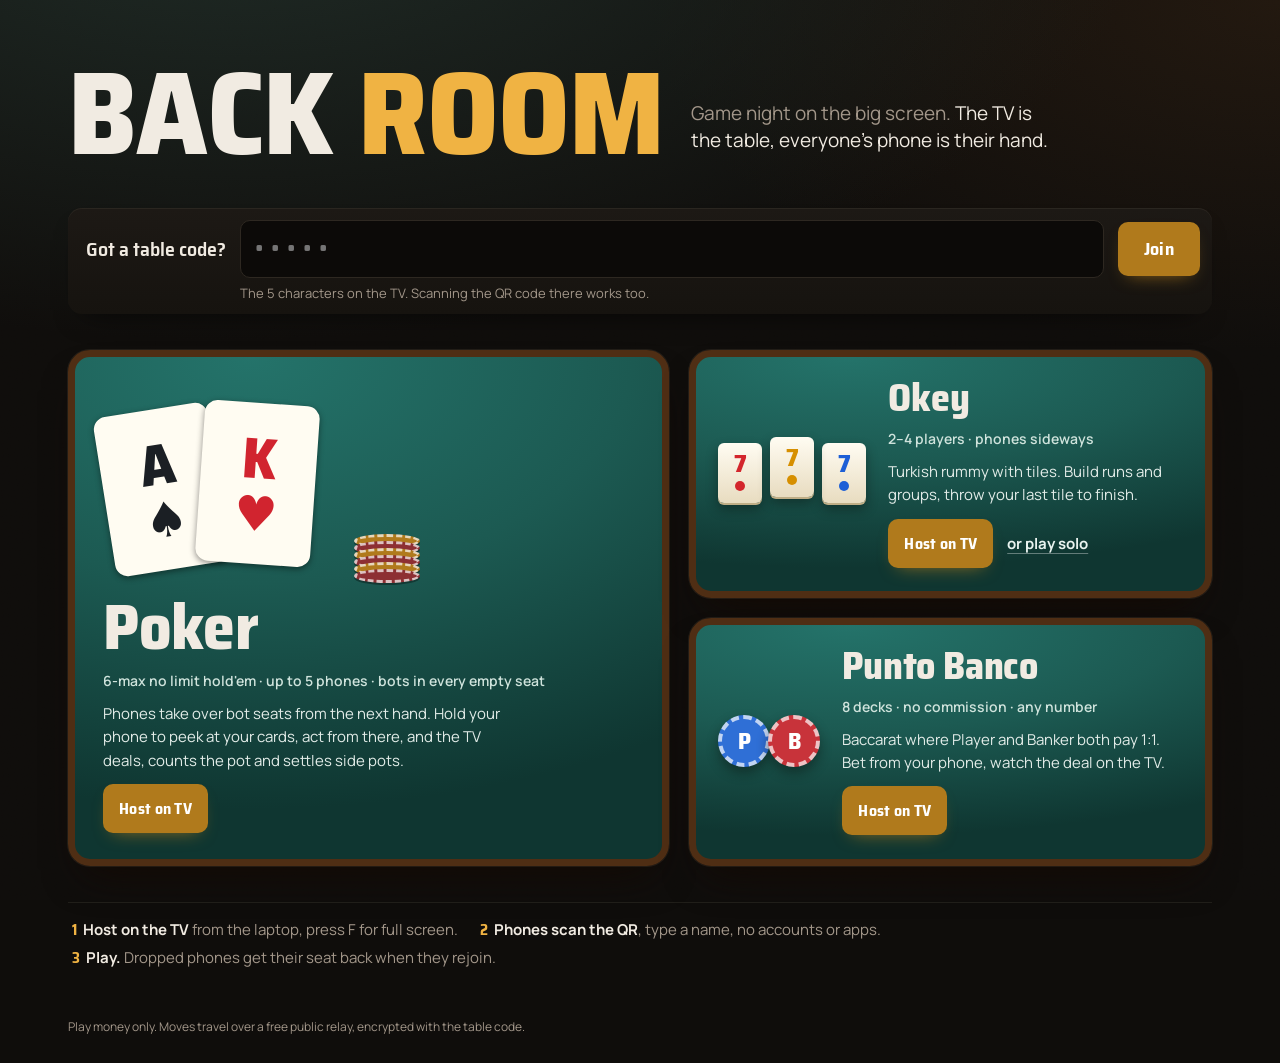
<file: index.html>
<!doctype html>
<html lang="en">
<head>
<meta charset="utf-8">
<meta name="viewport" content="width=device-width,initial-scale=1,viewport-fit=cover">
<title>Back Room</title>
<meta name="description" content="Game night on the big screen: Okey, Poker and Punto Banco, with everyone's phone as their hand.">
<meta property="og:title" content="Back Room">
<meta property="og:description" content="Game night on the big screen. The TV is the table, phones are the hands.">
<meta name="apple-mobile-web-app-capable" content="yes">
<meta name="theme-color" content="#0f0d0b">
<link rel="icon" href="data:image/svg+xml,%3Csvg xmlns='http://www.w3.org/2000/svg' viewBox='0 0 64 64'%3E%3Ccircle cx='32' cy='32' r='30' fill='%23b07a1c'/%3E%3Ccircle cx='32' cy='32' r='22' fill='none' stroke='%23fffcf2' stroke-width='5' stroke-dasharray='8 6'/%3E%3Ccircle cx='32' cy='32' r='12' fill='%231c5a52'/%3E%3C/svg%3E">
<link rel="preconnect" href="https://fonts.googleapis.com">
<link rel="stylesheet" href="https://fonts.googleapis.com/css2?family=Manrope:wght@400;500;600;700;800&family=Saira+Semi+Condensed:wght@500;600;700;800&display=swap">
<link rel="stylesheet" href="table.css">
<style>
/* Layout: masthead and code bar left-aligned; an asymmetric game grid (poker featured, okey and punto stacked);
   a single ribbon for "how it works". Card-room at night: warm off-black, felt, wood rails, one brass accent. */
body{min-height:100dvh;background:radial-gradient(120% 70% at 18% -10%,#1f2b26 0%,rgba(15,13,11,0) 60%),radial-gradient(90% 60% at 100% 0%,#22180f 0%,rgba(15,13,11,0) 55%),var(--bg)}
body::after{content:"";position:fixed;inset:0;pointer-events:none;z-index:1;opacity:.07;mix-blend-mode:overlay;
  background-image:url("data:image/svg+xml,%3Csvg xmlns='http://www.w3.org/2000/svg' width='160' height='160'%3E%3Cfilter id='n'%3E%3CfeTurbulence type='fractalNoise' baseFrequency='.85' numOctaves='3' stitchTiles='stitch'/%3E%3C/filter%3E%3Crect width='100%25' height='100%25' filter='url(%23n)'/%3E%3C/svg%3E")}
.skip{position:absolute;left:-9999px;top:8px;z-index:5;background:var(--accent);color:var(--accent-ink);padding:8px 12px;border-radius:8px;font-weight:700}
.skip:focus{left:12px}
.wrap{position:relative;z-index:2;max-width:1180px;margin:0 auto;padding-block:clamp(22px,6vh,64px) 48px;padding-left:max(18px,env(safe-area-inset-left,0px));padding-right:max(18px,env(safe-area-inset-right,0px));display:grid;gap:clamp(22px,4vh,40px)}

/* masthead */
.mast{display:grid;grid-template-columns:minmax(0,auto) minmax(0,1fr);align-items:end;gap:10px 28px}
.mast .brand{font-size:clamp(52px,10vw,118px);letter-spacing:-.01em;font-weight:800}
.mast p{margin:0 0 .9em;color:var(--muted);font-size:clamp(15px,1.7vw,19px);max-width:30ch;line-height:1.45;text-wrap:balance}
.mast p em{font-style:normal;color:var(--text)}

/* code bar */
.join{display:grid;grid-template-columns:auto minmax(0,1fr) auto;align-items:center;gap:10px 14px;background:linear-gradient(180deg,#1d1915,#16130f);border-radius:14px;padding:12px 12px 12px 18px;box-shadow:inset 0 1px 0 rgba(255,236,200,.06),0 14px 30px -18px rgba(0,0,0,.8)}
.join label{font-family:var(--display);font-size:20px;font-weight:600;white-space:nowrap}
.join .codein{width:100%;min-width:0;font-size:24px;padding:9px 14px;background:#0c0a08;border-color:#2e2821}
.join .btn{padding:13px 26px;font-size:18px}
.join .note{grid-column:2/-1;font-size:13px;color:var(--muted);margin-top:-4px}
.join .note.err{color:var(--bad)}

/* games */
.games{display:grid;grid-template-columns:1.15fr 1fr;grid-template-rows:auto auto;gap:20px}
.game{position:relative;display:grid;gap:12px;align-content:start;padding:22px 22px 20px;border-radius:22px;overflow:hidden;
  background:radial-gradient(130% 90% at 30% 0%,var(--felt-hi),var(--felt) 50%,var(--felt-lo));
  border:7px solid var(--wood-lo);box-shadow:0 0 0 1px rgba(255,214,160,.08),0 22px 40px -18px rgba(20,8,0,.85);
  transition:transform .35s cubic-bezier(.2,.8,.2,1),box-shadow .35s}
.game{transition:transform .35s cubic-bezier(.2,.8,.2,1),box-shadow .35s,border-color .35s}
.game:hover{transform:translateY(-3px);border-color:var(--wood);box-shadow:0 0 0 1px rgba(255,214,160,.14),0 30px 50px -18px rgba(20,8,0,.9)}
.game.feat{grid-row:1/3;padding:28px 28px 26px;align-content:space-between}
.game.side{grid-template-columns:auto minmax(0,1fr);column-gap:22px;align-items:center}
.game.side .emblem{grid-row:1/5;align-self:center}
.game h2{margin:0;font-family:var(--display);font-weight:800;font-size:clamp(28px,3vw,38px);letter-spacing:-.005em;line-height:1}
.game .body{display:grid;gap:12px}
.game.feat h2{font-size:clamp(40px,5vw,64px)}
.game .meta{font-size:14px;color:#cfe3dc;font-weight:600}
.game p{margin:0;font-size:15px;line-height:1.55;color:#e2ece8;max-width:46ch;text-wrap:pretty}
.actions{display:flex;gap:10px;flex-wrap:wrap;align-items:center}
.actions .btn{text-decoration:none;text-align:center}
.actions .alt{color:#e9f3ef;font-weight:700;font-size:15px;text-decoration:underline;text-underline-offset:4px;text-decoration-color:rgba(255,255,255,.35);padding:8px 4px;border-radius:6px}
.actions .alt:hover{text-decoration-color:var(--accent)}

/* emblems */
.emblem{display:flex;align-items:center;gap:8px}
.feat .emblem{min-height:clamp(150px,22vh,230px);justify-content:flex-start;gap:0}
.feat .emblem .pc{--cw:clamp(78px,9vw,118px)}
.feat .emblem .pc:nth-child(1){transform:rotate(-9deg) translateY(6px)}
.feat .emblem .pc:nth-child(2){transform:rotate(4deg);margin-left:-18px}
.feat .stack{display:flex;flex-direction:column-reverse;margin-left:clamp(18px,3vw,40px);align-self:flex-end}
.feat .stack i{width:66px;height:14px;border-radius:50%;margin-top:-7px;border:3px dashed rgba(255,255,255,.7);background:#b07a1c;box-shadow:0 2px 0 rgba(0,0,0,.35)}
.feat .stack i:nth-child(odd){background:#8d2f33}
.tile{width:44px;height:60px;border-radius:6px;background:linear-gradient(var(--ivory),var(--ivory-lo));box-shadow:0 2px 0 var(--ivory-edge),0 6px 12px rgba(10,20,15,.45);display:flex;flex-direction:column;align-items:center;padding-top:8px;font-family:var(--display);font-weight:800;font-size:25px;line-height:1}
.tile i{width:10px;height:10px;border-radius:50%;background:currentColor;margin-top:5px}
.tile.r{color:var(--red)}.tile.y{color:var(--yel);transform:translateY(-6px)}.tile.b{color:var(--blu)}
.coin{width:52px;height:52px;border-radius:50%;display:flex;align-items:center;justify-content:center;font-family:var(--display);font-weight:800;font-size:23px;color:#fff;border:4px dashed rgba(255,255,255,.7);box-shadow:0 6px 12px rgba(10,20,15,.45)}
.coin.p{background:var(--pblue)}.coin.b{background:var(--bred);margin-left:-10px}

/* how it works ribbon */
.how{display:flex;flex-wrap:wrap;align-items:baseline;gap:6px 22px;padding:16px 4px 0;border-top:1px solid rgba(255,236,200,.08);color:var(--muted);font-size:15px;line-height:1.5}
.how b{color:var(--text);font-weight:700}
.how .n{font-family:var(--display);color:var(--accent);font-weight:700;margin-right:6px;font-variant-numeric:tabular-nums}
footer{position:relative;z-index:2;font-size:12px;color:var(--muted);padding:0 18px 28px;text-align:left;max-width:1180px;margin:0 auto}

/* entry: staggered rise, from a visible resting state */
@media (prefers-reduced-motion:no-preference){
  .rise{animation:rise .7s cubic-bezier(.2,.8,.2,1) both}
  .d1{animation-delay:.06s}.d2{animation-delay:.14s}.d3{animation-delay:.22s}.d4{animation-delay:.3s}.d5{animation-delay:.38s}
  @keyframes rise{from{opacity:.001;transform:translateY(14px)}to{opacity:1;transform:none}}
}
@media (max-width:860px){
  .mast{grid-template-columns:1fr}.mast p{margin:0}
  .games{grid-template-columns:1fr}.game.feat{grid-row:auto}.feat .emblem{min-height:0}
  .join{grid-template-columns:minmax(0,1fr) auto;padding:14px}.join label{grid-column:1/-1}.join .note{grid-column:1/-1;margin-top:0}
}
@media (max-width:420px){.game.side{grid-template-columns:1fr}.game.side .emblem{grid-row:auto}}
</style>
</head>
<body>
<a class="skip" href="#games">Skip to the games</a>
<main class="wrap">
  <header class="mast rise">
    <div class="brand">BACK <span>ROOM</span></div>
    <p>Game night on the big screen. <em>The TV is the table, everyone's phone is their hand.</em></p>
  </header>

  <form class="join rise d1" id="jf" novalidate>
    <label for="code">Got a table code?</label>
    <input class="codein" id="code" maxlength="5" autocapitalize="characters" autocomplete="off" spellcheck="false" placeholder="•••••" aria-describedby="jnote">
    <button class="btn gold" type="submit">Join</button>
    <div class="note" id="jnote" aria-live="polite">The 5 characters on the TV. Scanning the QR code there works too.</div>
  </form>

  <section class="games" id="games" aria-label="Games">
    <article class="game feat rise d2">
      <div class="emblem" aria-hidden="true">
        <div class="pc s-s"><span class="r">A</span><span class="s">♠</span></div><div class="pc s-h"><span class="r">K</span><span class="s">♥</span></div>
        <div class="stack"><i></i><i></i><i></i><i></i><i></i><i></i></div>
      </div>
      <div class="body">
        <h2>Poker</h2>
        <div class="meta">6-max no limit hold'em · up to 5 phones · bots in every empty seat</div>
        <p>Phones take over bot seats from the next hand. Hold your phone to peek at your cards, act from there, and the TV deals, counts the pot and settles side pots.</p>
        <div class="actions"><a class="btn gold" href="poker.html?tv">Host on TV</a></div>
      </div>
    </article>
    <article class="game side rise d3">
      <div class="emblem" aria-hidden="true"><div class="tile r">7<i></i></div><div class="tile y">7<i></i></div><div class="tile b">7<i></i></div></div>
      <h2>Okey</h2>
      <div class="meta">2–4 players · phones sideways</div>
      <p>Turkish rummy with tiles. Build runs and groups, throw your last tile to finish.</p>
      <div class="actions"><a class="btn gold" href="okey.html?tv">Host on TV</a><a class="alt" href="okey.html">or play solo</a></div>
    </article>
    <article class="game side rise d4">
      <div class="emblem" aria-hidden="true"><div class="coin p">P</div><div class="coin b">B</div></div>
      <h2>Punto Banco</h2>
      <div class="meta">8 decks · no commission · any number</div>
      <p>Baccarat where Player and Banker both pay 1:1. Bet from your phone, watch the deal on the TV.</p>
      <div class="actions"><a class="btn gold" href="punto.html?tv">Host on TV</a></div>
    </article>
  </section>

  <section class="how rise d5" aria-label="How it works">
    <span><span class="n">1</span><b>Host on the TV</b> from the laptop, press F for full screen.</span>
    <span><span class="n">2</span><b>Phones scan the QR</b>, type a name, no accounts or apps.</span>
    <span><span class="n">3</span><b>Play.</b> Dropped phones get their seat back when they rejoin.</span>
  </section>
</main>
<footer>Play money only. Moves travel over a free public relay, encrypted with the table code.</footer>
<div class="toast" id="toast" hidden></div>
<script src="table.js"></script>
<script>
(function(){
  const note=document.getElementById('jnote'),inp=document.getElementById('code');
  const base=note.textContent;
  const go=c=>{c=TABLE.normCode(c);const g=TABLE.codeGame(c);
    if(!g){note.textContent=c.length<5?'Table codes are 5 characters, shown on the TV.':"That code doesn't match a table. Check it on the TV.";note.classList.add('err');inp.focus();return;}
    location.href=TABLE.PAGES[g]+'?t='+c;};
  const q=new URLSearchParams(location.search).get('t');if(q)go(q);
  inp.addEventListener('input',()=>{note.textContent=base;note.classList.remove('err');});
  document.getElementById('jf').addEventListener('submit',e=>{e.preventDefault();go(inp.value);});
})();
</script>
</body>
</html>
</file>
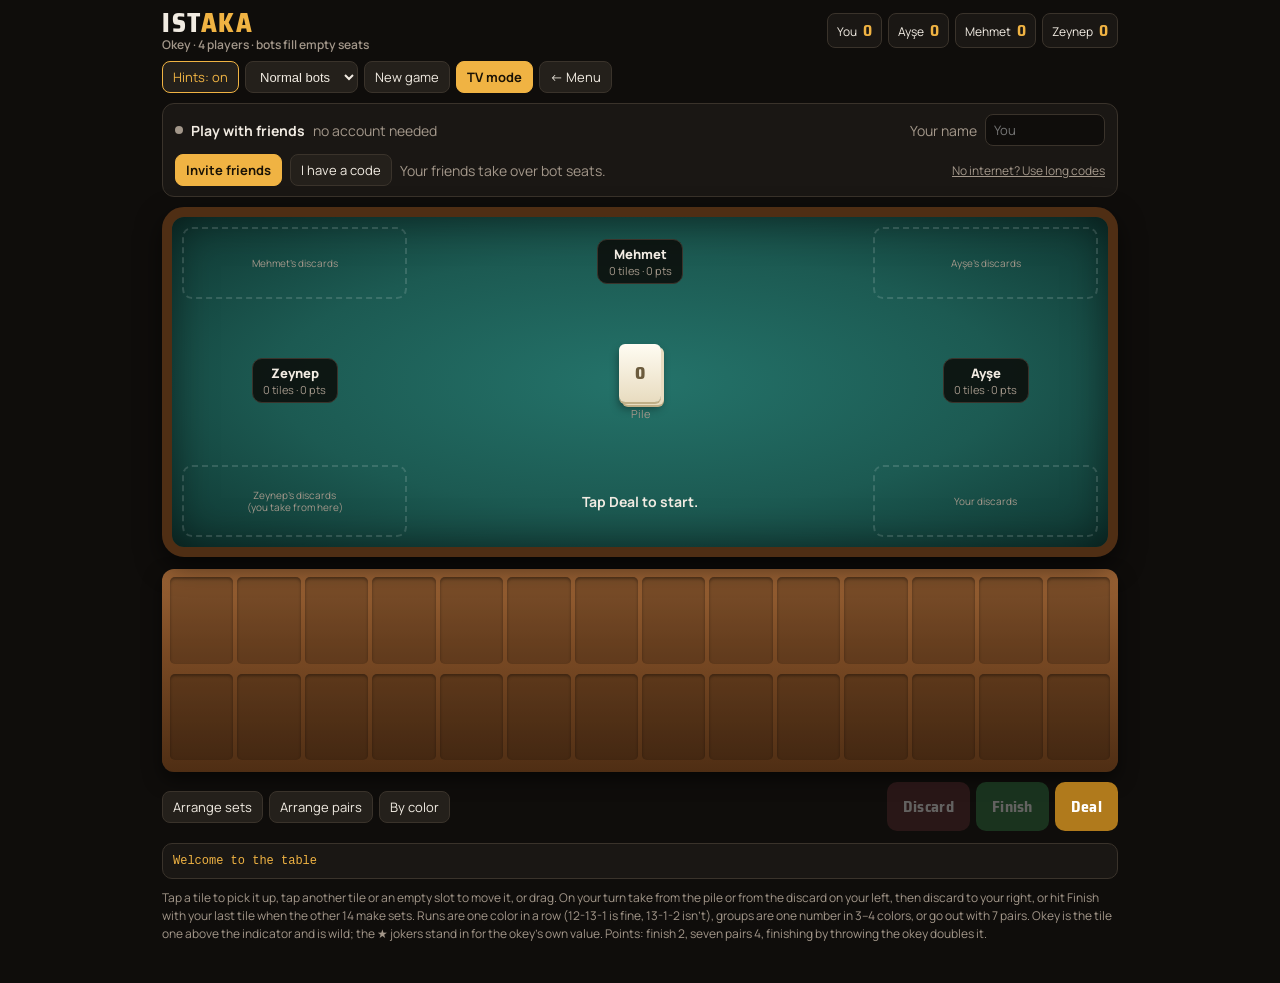
<file: okey.html>
<!doctype html>
<html lang="en">
<head>
<meta charset="utf-8">
<meta name="viewport" content="width=device-width,initial-scale=1,viewport-fit=cover">
<title>Istaka</title>
<meta name="apple-mobile-web-app-capable" content="yes">
<meta name="mobile-web-app-capable" content="yes">
<link rel="icon" href="data:image/svg+xml,%3Csvg xmlns='http://www.w3.org/2000/svg' viewBox='0 0 64 64'%3E%3Ccircle cx='32' cy='32' r='30' fill='%23b07a1c'/%3E%3Ccircle cx='32' cy='32' r='22' fill='none' stroke='%23fffcf2' stroke-width='5' stroke-dasharray='8 6'/%3E%3Ccircle cx='32' cy='32' r='12' fill='%231c5a52'/%3E%3C/svg%3E">
<meta name="theme-color" content="#0f0d0b">
<link rel="preconnect" href="https://fonts.googleapis.com">
<link rel="stylesheet" href="https://fonts.googleapis.com/css2?family=Manrope:wght@400;600;700;800&family=Saira+Semi+Condensed:wght@600;700;800&display=swap">
<style>
/* Layout: card-room table seen from your chair. Opponents and discard corners on a felt board, your wooden rack (istaka) below it. Single dark look. */
:root{
  color-scheme:dark;
  --bg:#0f0d0b;--panel:#1a1714;--panel2:#24201b;--line:#3a332b;--text:#f1ebe2;--muted:#a3978a;
  --felt:#1c5a52;--felt-hi:#24736a;--felt-lo:#0f3631;
  --wood:#7a4a24;--wood-hi:#9a6234;--wood-lo:#4f2e14;
  --tile:#fffcf2;--tile-lo:#e8dcc0;--tile-edge:#bfae86;
  --red:#d3262c;--yel:#d68f00;--blu:#1d5fd6;--blk:#1d1b1a;
  --accent:#f0b343;--accent-ink:#1a1205;--ok:#4bbf6b;--bad:#e5594f;
  --display:"Saira Semi Condensed","Arial Narrow",system-ui,sans-serif;
  --body:"Manrope",system-ui,-apple-system,"Segoe UI",Roboto,sans-serif;
  --mono:ui-monospace,Consolas,monospace;
}
*{box-sizing:border-box}
[hidden]{display:none!important}
html,body{margin:0;background:var(--bg);color:var(--text);font-family:var(--body);font-size:14px}
body{padding-top:env(safe-area-inset-top,0px);padding-bottom:env(safe-area-inset-bottom,0px)}
.wrap{max-width:980px;margin:0 auto;padding-block:10px 28px;padding-left:max(12px,env(safe-area-inset-left,0px));padding-right:max(12px,env(safe-area-inset-right,0px))}
button{font-family:inherit}
button:focus-visible,input:focus-visible,textarea:focus-visible{outline:2px solid var(--accent);outline-offset:2px}
.muted{color:var(--muted)}.sp{flex:1}
header{display:flex;align-items:center;gap:12px;flex-wrap:wrap}
.brand{font-family:var(--display);font-weight:800;font-size:26px;letter-spacing:1.5px;line-height:1}
.brand span{color:var(--accent)}
.brand small{display:block;font-family:var(--body);font-size:12px;font-weight:600;letter-spacing:0;color:var(--muted);margin-top:3px}
.scores{display:flex;gap:6px;flex-wrap:wrap}
.sc{background:var(--panel);border:1px solid var(--line);border-radius:8px;padding:4px 9px;font-size:12px;display:flex;gap:6px;align-items:baseline}
.sc b{font-family:var(--display);font-size:16px;color:var(--accent);font-variant-numeric:tabular-nums}
.small{background:var(--panel2);color:var(--text);border:1px solid var(--line);border-radius:8px;padding:6px 10px;font-size:13px;cursor:pointer}
.small.acc{background:var(--accent);border-color:var(--accent);color:var(--accent-ink);font-weight:700}
.small.on{border-color:var(--accent);color:var(--accent)}
button:disabled{opacity:.35;cursor:default}
.btn,.small{transition:transform .16s cubic-bezier(.2,.8,.2,1),filter .2s}
.btn:hover:not(:disabled),.small:hover:not(:disabled){filter:brightness(1.1)}
.btn:active:not(:disabled),.small:active:not(:disabled){transform:translateY(1px) scale(.98)}
.settings{display:flex;gap:6px;flex-wrap:wrap;margin:10px 0}

.online{background:var(--panel);border:1px solid var(--line);border-radius:12px;padding:10px 12px;display:grid;gap:8px;margin-bottom:10px}
.row{display:flex;gap:8px;align-items:center;flex-wrap:wrap}
.dot{width:8px;height:8px;border-radius:50%;background:var(--muted);flex:none}.dot.on{background:var(--ok)}
input.txt{background:var(--bg);color:var(--text);border:1px solid var(--line);border-radius:8px;padding:6px 8px;font:inherit;font-size:13px;width:120px}
.bigcode{font-family:var(--display);font-size:38px;letter-spacing:10px;font-weight:800;color:var(--accent);line-height:1}
input.codein{background:var(--bg);color:var(--text);border:1px solid var(--line);border-radius:10px;padding:8px 12px;font-family:var(--display);font-size:26px;font-weight:800;letter-spacing:8px;width:190px;text-transform:uppercase}
textarea.code{width:100%;height:70px;background:var(--bg);color:var(--text);border:1px solid var(--line);border-radius:8px;padding:6px 8px;font:11px/1.4 var(--mono);word-break:break-all}
.linkbtn{background:none;border:0;color:var(--muted);text-decoration:underline;cursor:pointer;font-size:12px;padding:0}
.p2p{display:grid;gap:6px}

.board{position:relative;background:radial-gradient(ellipse at center,var(--felt-hi),var(--felt) 55%,var(--felt-lo));border:10px solid var(--wood-lo);border-radius:22px;box-shadow:inset 0 0 40px rgba(0,0,0,.5),0 10px 26px rgba(0,0,0,.55);
  display:grid;grid-template-columns:minmax(64px,1fr) minmax(0,2fr) minmax(64px,1fr);grid-template-rows:auto minmax(150px,auto) auto;
  grid-template-areas:"tl top tr" "left mid right" "bl status br";gap:8px;padding:10px}
.a-tl{grid-area:tl}.a-tr{grid-area:tr}.a-bl{grid-area:bl}.a-br{grid-area:br}.a-top{grid-area:top}.a-left{grid-area:left}.a-right{grid-area:right}.a-mid{grid-area:mid}.a-status{grid-area:status}
.seat{display:flex;flex-direction:column;align-items:center;justify-content:center;gap:4px;min-width:0}
.plate{background:rgba(10,8,6,.82);border:1px solid var(--line);border-radius:10px;padding:5px 10px;text-align:center;min-width:86px;max-width:100%}
.plate.turn{border-color:var(--accent);box-shadow:0 0 0 2px var(--accent),0 0 16px rgba(240,179,67,.45)}
.plate .nm{font-weight:800;font-size:13px;white-space:nowrap;overflow:hidden;text-overflow:ellipsis;max-width:120px}
.plate .meta{font-size:11px;color:var(--muted)}
.tagh{font-size:9px;font-weight:800;letter-spacing:.6px;text-transform:uppercase;color:var(--accent);border:1px solid var(--accent);border-radius:4px;padding:0 3px;margin-left:4px}
.backs{display:flex}
.backs i{width:12px;height:17px;border-radius:2px;background:linear-gradient(var(--tile),var(--tile-lo));box-shadow:0 1px 0 var(--tile-edge);margin-left:-5px;border:1px solid rgba(0,0,0,.15)}
.backs i:first-child{margin-left:0}
.disc{display:flex;flex-direction:column;align-items:center;justify-content:center;gap:3px;min-height:72px;border:2px dashed rgba(255,255,255,.14);border-radius:10px;padding:4px;position:relative}
.disc .lbl{font-size:10px;color:var(--muted);text-align:center;line-height:1.2}
.disc.can{border-color:var(--accent);cursor:pointer;animation:pulse 1.3s ease-in-out infinite}
.disc.drop{border-color:var(--ok);border-style:solid}
.disc .cnt{position:absolute;top:-8px;right:-8px;background:var(--panel2);border:1px solid var(--line);border-radius:999px;font-size:10px;font-weight:800;padding:0 5px}
@keyframes pulse{50%{box-shadow:0 0 0 4px rgba(240,179,67,.25)}}
.mid{display:flex;align-items:center;justify-content:center;gap:16px;flex-wrap:wrap}
.pile{display:flex;flex-direction:column;align-items:center;gap:4px}
.stack{width:42px;height:58px;border-radius:6px;background:linear-gradient(var(--tile),var(--tile-lo));box-shadow:0 2px 0 var(--tile-edge),3px 3px 0 var(--tile-lo),3px 5px 0 var(--tile-edge),0 6px 10px rgba(0,0,0,.45);display:flex;align-items:center;justify-content:center;font-family:var(--display);font-weight:800;color:#6b5b3d;font-size:18px}
.pile.can .stack{outline:3px solid var(--accent);outline-offset:3px;cursor:pointer;animation:pulse 1.3s ease-in-out infinite}
.pile .lbl{font-size:11px;color:var(--muted);text-align:center}
.okeyl{font-size:12px;text-align:center;line-height:1.3}
.status{display:flex;flex-direction:column;gap:6px;align-items:center;justify-content:center;text-align:center;font-weight:700;font-size:14px;min-height:40px}
.okeyrow{display:flex;gap:8px;align-items:flex-end}
.okeyrow .pile .lbl b{color:var(--text)}

.tile{position:relative;width:100%;aspect-ratio:3/4.1;border-radius:5px;background:linear-gradient(var(--tile),var(--tile-lo));box-shadow:0 2px 0 var(--tile-edge),0 3px 6px rgba(0,0,0,.35);
  display:flex;flex-direction:column;align-items:center;justify-content:flex-start;padding-top:12%;font-family:var(--display);font-weight:800;line-height:1;user-select:none;-webkit-user-select:none;touch-action:none}
.tile .n{font-size:var(--tf,20px)}
.tile .d{width:22%;aspect-ratio:1;border-radius:50%;background:currentColor;margin-top:10%}
.tile.c0{color:var(--red)}.tile.c1{color:var(--yel)}.tile.c2{color:var(--blu)}.tile.c3{color:var(--blk)}
.tile.fj{color:var(--blk)}.tile.fj .n{font-size:calc(var(--tf,20px)*1.1)}
.tile.wild::after{content:"OKEY";position:absolute;bottom:4%;left:0;right:0;text-align:center;font-family:var(--body);font-size:calc(var(--tf,20px)*.32);letter-spacing:.3px;color:var(--accent-ink);background:var(--accent);margin:0 12%;border-radius:3px}
.tile.sel{transform:translateY(-8px);box-shadow:0 0 0 3px var(--accent),0 8px 12px rgba(0,0,0,.45)}
.tile.new{box-shadow:0 0 0 2px var(--ok),0 3px 6px rgba(0,0,0,.35)}
.tile.ghost{position:fixed;z-index:80;pointer-events:none;transform:rotate(-4deg) scale(1.08);opacity:.95}
.tile.dragsrc{opacity:.25}
.mini{width:36px}.mini .tile{--tf:18px}
.rackwrap{margin-top:12px;background:linear-gradient(var(--wood-hi),var(--wood) 40%,var(--wood-lo));border-radius:12px;padding:8px 8px 12px;box-shadow:0 8px 18px rgba(0,0,0,.5)}
.rack{display:grid;grid-template-columns:repeat(14,minmax(0,1fr));gap:4px}
.rack + .rack{margin-top:10px}
.slot{aspect-ratio:3/4.1;border-radius:5px;background:rgba(0,0,0,.18);box-shadow:inset 0 2px 3px rgba(0,0,0,.35);--tf:clamp(13px,3.4vw,26px)}
.slot.over{background:rgba(240,179,67,.35)}
.actions{display:flex;gap:6px;flex-wrap:wrap;margin-top:10px;align-items:center}
.btn{border:0;border-radius:10px;padding:12px 16px;font-family:var(--display);font-weight:700;font-size:16px;color:#fff;cursor:pointer;letter-spacing:.3px}
.btn.dis{background:#5a2a2e}.btn.fin{background:#2f7a43}.btn.deal{background:#b07a1c}
.btn.glow{box-shadow:0 0 0 3px var(--ok),0 0 18px rgba(75,191,107,.6)}
.hint{font-size:12px;color:var(--muted)}
#log{max-height:180px;overflow:auto;font:12px/1.5 var(--mono);background:var(--panel);border:1px solid var(--line);border-radius:10px;padding:8px 10px;margin-top:12px}
#log .hd{color:var(--accent)}
.foot{font-size:12px;color:var(--muted);line-height:1.5;margin-top:10px}

.modal{position:fixed;inset:0;background:rgba(0,0,0,.66);display:flex;align-items:center;justify-content:center;z-index:60;padding:16px}
.mbox{background:var(--panel);border:1px solid var(--line);border-radius:14px;width:min(640px,100%);max-height:100%;overflow:auto;padding:16px;display:grid;gap:12px}
.mbox h2{margin:0;font-family:var(--display);font-size:24px}
.sets{display:flex;flex-wrap:wrap;gap:12px}
.set{display:flex;gap:3px;background:rgba(0,0,0,.25);padding:5px;border-radius:8px}
.set .mini{width:30px}.set .tile{--tf:15px}
.toast{position:fixed;left:50%;bottom:max(18px,env(safe-area-inset-bottom,0px));transform:translateX(-50%);background:var(--panel2);border:1px solid var(--line);padding:8px 14px;border-radius:10px;font-weight:700;z-index:90;max-width:calc(100% - 32px)}
/* ---------- TV mode: everything sized to the screen height so it always fits ---------- */
#tvPanel{display:none}
body.tv{overflow:hidden;padding:0}
body.tv .wrap{max-width:none;height:100vh;height:100dvh;display:grid;grid-template-columns:minmax(0,1fr) clamp(210px,21vw,340px);grid-template-rows:auto auto minmax(0,1fr);grid-template-areas:"head head" "board panel" "board log";gap:1.2vh 1.2vw;padding:1.2vh 1.2vw;overflow:hidden}
body.tv header{grid-area:head}
body.tv .brand{font-size:clamp(22px,3.6vh,40px)}body.tv .brand small{display:none}
body.tv .sc{font-size:clamp(12px,1.7vh,16px);padding:.4vh 10px}body.tv .sc b{font-size:clamp(15px,2.3vh,22px)}
body.tv #board{grid-area:board;height:100%;min-height:0;overflow:hidden;grid-template-columns:minmax(0,1fr) minmax(0,1.6fr) minmax(0,1fr);grid-template-rows:auto minmax(0,1fr) auto;border-width:clamp(8px,1.3vh,14px);padding:1.4vh;gap:1.2vh}
body.tv #tvPanel{grid-area:panel;display:grid}
body.tv #log{grid-area:log;margin-top:0;max-height:none;min-height:0;font-size:clamp(11px,1.4vh,14px);overflow:auto}
body.tv .settings,body.tv #online,body.tv .rackwrap,body.tv .actions,body.tv .foot{display:none}
body.tv .mini{width:clamp(34px,6.2vh,70px)}body.tv .mini .tile{--tf:clamp(16px,3vh,33px)}
body.tv .stack{width:clamp(38px,7vh,78px);height:clamp(52px,9.5vh,106px);font-size:clamp(16px,3vh,32px)}
body.tv .plate{padding:.6vh 1.2vw;min-width:0}body.tv .plate .nm{font-size:clamp(14px,2.2vh,23px);max-width:20vw}body.tv .plate .meta{font-size:clamp(11px,1.5vh,16px)}
body.tv .tagh{font-size:clamp(8px,1.1vh,11px)}
body.tv .status{font-size:clamp(15px,2.5vh,28px);gap:.6vh;min-height:0}
body.tv .disc{min-height:clamp(64px,13vh,150px);padding:.5vh}body.tv .disc .lbl,body.tv .pile .lbl{font-size:clamp(10px,1.4vh,14px)}body.tv .disc .cnt{font-size:clamp(10px,1.3vh,13px);padding:1px 7px}
body.tv .backs i{width:clamp(10px,1.7vh,18px);height:clamp(14px,2.4vh,26px);margin-left:calc(clamp(10px,1.7vh,18px)*-.45)}
body.tv .seat{gap:.6vh}
body.tv .mid{gap:2vw}
body.tv .tvp{padding:1.4vh 12px;gap:1vh}
body.tv .tvp .qr{width:clamp(110px,23vh,230px);height:clamp(110px,23vh,230px);padding:clamp(5px,1vh,10px)}
body.tv .tvp .bigcode{font-size:clamp(22px,4vh,38px);letter-spacing:.4em}
body.tv .tvp .who{gap:.5vh}body.tv .tvp .who div{padding:.6vh 10px;font-size:clamp(11px,1.6vh,15px)}
body.tv .tvp .btn{padding:1.2vh 10px;font-size:clamp(13px,1.9vh,17px)}
body.tv .tvp .muted{font-size:clamp(10px,1.4vh,13px)}
body.tv .tvp .url{font-size:clamp(9px,1.2vh,13px)}
.tvtools{display:flex;gap:6px;width:100%}.tvtools .small{flex:1}
.tvp{background:var(--panel);border:1px solid var(--line);border-radius:14px;padding:16px;gap:12px;justify-items:center;text-align:center;align-content:start}
.tvp .qr{width:230px;height:230px;background:#fff;border-radius:12px;padding:10px;display:flex;align-items:center;justify-content:center;color:#555;font-size:13px}
.tvp .qr img{width:100%;height:100%;image-rendering:pixelated}
.tvp .url{font-size:13px;color:var(--muted);word-break:break-all}
.tvp .who{display:grid;gap:5px;width:100%}
.tvp .who div{display:flex;justify-content:space-between;gap:8px;background:var(--panel2);border-radius:8px;padding:7px 11px;font-weight:700;font-size:15px}
.tvp .who .ph{color:var(--accent)}

/* ---------- phone controller ---------- */
#hud,#ctlJoin,#rotate{display:none}
body.ctl{padding:0;overflow:hidden;overscroll-behavior:none;-webkit-user-select:none;user-select:none;-webkit-touch-callout:none}
body.ctl button{touch-action:manipulation}
body.ctl .wrap{max-width:none;height:100vh;height:100dvh;display:flex;flex-direction:column;gap:6px;padding:max(6px,env(safe-area-inset-top,0px)) max(10px,env(safe-area-inset-right,0px)) max(6px,env(safe-area-inset-bottom,0px)) max(10px,env(safe-area-inset-left,0px))}
body.ctl header,body.ctl .settings,body.ctl #online,body.ctl #board,body.ctl .actions,body.ctl #log,body.ctl .foot,body.ctl #tvPanel{display:none}
body.ctl #hud{display:flex}
body.ctl .rackwrap{flex:1;min-height:0;margin-top:0;display:flex;flex-direction:column;padding:5px 5px 8px}
body.ctl .rack{flex:1;min-height:0;gap:3px}
body.ctl .rack + .rack{margin-top:6px}
body.ctl .slot{aspect-ratio:auto;height:100%;--tf:clamp(15px,6.5vh,30px)}
body.ctl .rack .tile{aspect-ratio:auto;height:100%;padding-top:14%}
#hud{flex:none;height:clamp(78px,29vh,124px);gap:6px;align-items:stretch;background:radial-gradient(ellipse at center,var(--felt-hi),var(--felt) 60%,var(--felt-lo));border-radius:12px;padding:5px;border:3px solid var(--wood-lo);transition:box-shadow .2s}
#hud.myturn{box-shadow:0 0 0 3px var(--accent),0 0 22px rgba(240,179,67,.55)}
.hz{display:flex;flex-direction:column;align-items:center;justify-content:center;gap:2px;border-radius:9px;padding:3px 6px;border:2px dashed rgba(255,255,255,.15);min-width:0;flex:none}
.hz .lbl{font-size:10px;color:var(--muted);white-space:nowrap;max-width:84px;overflow:hidden;text-overflow:ellipsis}
.hz.can{border-color:var(--accent);border-style:solid;animation:pulse 1.3s ease-in-out infinite;cursor:pointer}
.hz.drop{border-color:var(--ok);border-style:solid}
.hz.st{flex:1;border:0;text-align:center;font-size:clamp(13px,4.2vh,19px);line-height:1.2}
.hz.st .lbl{font-size:11px;max-width:none}
#hud .mini{width:clamp(30px,8.5vh,44px);min-height:10px}#hud .mini .tile{--tf:clamp(14px,4.4vh,22px)}
#hud .stack{width:clamp(30px,8.5vh,44px);height:clamp(41px,11.6vh,60px);font-size:clamp(13px,4vh,19px)}
.hz.info .r2{display:flex;gap:4px}
.hbtns{display:flex;flex-direction:column;gap:5px;flex:none;width:clamp(78px,13vw,110px)}
.hb{flex:1;border:0;border-radius:9px;font-family:var(--display);font-weight:800;font-size:clamp(14px,4.4vh,19px);color:#fff;cursor:pointer;letter-spacing:.3px}
.hb.fin{background:#2f7a43}.hb.sort{background:var(--panel2);border:1px solid var(--line);font-size:clamp(12px,3.6vh,15px)}
.hb.fin.glow{box-shadow:0 0 0 3px var(--ok),0 0 16px rgba(75,191,107,.6)}
body.ctl.joining #ctlJoin{display:flex;position:fixed;inset:0;z-index:70;background:var(--bg);align-items:center;justify-content:center;padding:max(16px,env(safe-area-inset-top,0px)) max(16px,env(safe-area-inset-right,0px)) max(16px,env(safe-area-inset-bottom,0px)) max(16px,env(safe-area-inset-left,0px));overflow:auto}
.jcard{display:grid;gap:10px;width:min(360px,100%);text-align:left}
.jcard .brand{font-size:34px;margin-bottom:6px}
.jcard input{width:100%;font-size:18px}
.jcard .codein{width:100%}
.jcard .btn{width:100%;font-size:19px;padding:14px}
@media (orientation:portrait){body.ctl:not(.joining) #rotate{display:flex;position:fixed;inset:0;z-index:75;background:var(--bg);flex-direction:column;align-items:center;justify-content:center;gap:14px;text-align:center;padding:24px;font-size:20px;font-weight:800}}
#rotate .ico{width:64px;height:100px;border:4px solid var(--accent);border-radius:12px;animation:rot 2.2s ease-in-out infinite}
@keyframes rot{0%,30%{transform:rotate(0)}60%,100%{transform:rotate(-90deg)}}

@media (max-width:620px){
  .board{border-width:7px;padding:6px;gap:5px;grid-template-columns:58px minmax(0,1fr) 58px}
  .plate{min-width:0;padding:4px 6px}.plate .nm{font-size:11px;max-width:70px}
  .mini{width:30px}.stack{width:36px;height:50px}
  .rack{gap:2px}.rackwrap{padding:6px 5px 9px}
  .btn{padding:10px 12px;font-size:15px}
}
@media (prefers-reduced-motion:reduce){*{animation:none!important;transition:none!important}}
</style>
</head>
<body>
<div class="wrap">
  <header>
    <div class="brand">IST<span>AKA</span><small>Okey · 4 players · bots fill empty seats</small></div>
    <span class="sp"></span>
    <div class="scores" id="scores"></div>
  </header>
  <div class="settings">
    <button class="small on" id="tHint">Hints: on</button>
    <select class="small" id="speed" aria-label="Bot speed"><option value="450">Fast bots</option><option value="900" selected>Normal bots</option><option value="1500">Slow bots</option></select>
    <button class="small" id="tNew">New game</button>
    <button class="small acc" id="tTV">TV mode</button>
    <a class="small" href="./" style="text-decoration:none">← Menu</a>
  </div>

  <div class="online" id="online"></div>

  <div class="board" id="board"></div>
  <div class="tvp" id="tvPanel"></div>
  <div id="hud"></div>

  <div class="rackwrap"><div class="rack" id="rack0"></div><div class="rack" id="rack1"></div></div>
  <div class="actions">
    <button class="small" id="sSets">Arrange sets</button>
    <button class="small" id="sPairs">Arrange pairs</button>
    <button class="small" id="sColor">By color</button>
    <span class="sp"></span>
    <span class="hint" id="selHint"></span>
    <button class="btn dis" id="bDiscard" disabled>Discard</button>
    <button class="btn fin" id="bFinish" disabled>Finish</button>
    <button class="btn deal" id="bDeal" hidden>Deal</button>
  </div>
  <div id="log"></div>
  <p class="foot">Tap a tile to pick it up, tap another tile or an empty slot to move it, or drag. On your turn take from the pile or from the discard on your left, then discard to your right, or hit Finish with your last tile when the other 14 make sets. Runs are one color in a row (12-13-1 is fine, 13-1-2 isn't), groups are one number in 3–4 colors, or go out with 7 pairs. Okey is the tile one above the indicator and is wild; the ★ jokers stand in for the okey's own value. Points: finish 2, seven pairs 4, finishing by throwing the okey doubles it.</p>
</div>

<div class="modal" id="resModal" hidden><div class="mbox" role="dialog" aria-modal="true" aria-labelledby="resTitle">
  <h2 id="resTitle"></h2><div id="resBody"></div>
  <div class="row"><span class="sp"></span><button class="small" id="resClose">Close</button><button class="small acc" id="resNext">Next round</button></div>
</div></div>
<div class="toast" id="toast" hidden></div>
<div id="ctlJoin"></div>
<div id="rotate"><div class="ico"></div><div>Turn your phone sideways</div><div class="muted" style="font-size:14px;font-weight:600">Your rack needs the room.</div></div>

<script>
/* ================= tiles ================= */
const CN=['Red','Yellow','Blue','Black'];
const BOTS=[{name:'Emre'},{name:'Ayşe'},{name:'Mehmet'},{name:'Zeynep'}];
const PAGES_URL='https://manuhoang.github.io/istaka/okey.html';
const QS=new URLSearchParams(location.search);
const GUEST_PREF=[2,1,3];
const REMOTE_MS=60000;
const $=s=>document.querySelector(s);
const esc=s=>String(s==null?'':s).replace(/[&<>"']/g,c=>({'&':'&amp;','<':'&lt;','>':'&gt;','"':'&quot;',"'":'&#39;'}[c]));
function randInt(n){const a=new Uint32Array(1);crypto.getRandomValues(a);return a[0]%n;}
function shuffle(a){for(let i=a.length-1;i>0;i--){const j=randInt(i+1);[a[i],a[j]]=[a[j],a[i]];}return a;}
function tInfo(id){return id>=104?{fj:true}:{c:Math.floor(id/26),n:Math.floor((id%26)/2)+1};}
let OK={c:-1,n:-1};
function setOkey(ind){if(ind==null||ind<0){OK={c:-1,n:-1};return;}const t=tInfo(ind);OK={c:t.c,n:t.n%13+1};}
function isWild(id){const t=tInfo(id);return !t.fj&&t.c===OK.c&&t.n===OK.n;}
function concrete(id){const t=tInfo(id);return t.fj?{c:OK.c,n:OK.n}:t;}
function tname(id){const t=tInfo(id);return t.fj?'joker ★':`${t.n} ${CN[t.c]}`;}
function tileHTML(id,extra){
  if(id==null||id<0)return '';
  const t=tInfo(id);
  const cls=t.fj?'fj':'c'+t.c;
  return `<div class="tile ${cls}${cfg.hint&&isWild(id)?' wild':''}${extra?' '+extra:''}" data-id="${id}"><span class="n">${t.fj?'★':t.n}</span>${t.fj?'':'<span class="d"></span>'}</div>`;
}

/* ================= solver ================= */
let MEMO=new Map();
function toCounts(ids){const cnt=new Array(52).fill(0);let w=0;for(const id of ids){if(isWild(id)){w++;continue;}const t=concrete(id);cnt[t.c*13+t.n-1]++;}return {cnt,w};}
function solve(cnt,w){
  const key=cnt.join('')+'|'+w;
  const m=MEMO.get(key);if(m)return m;
  let k=-1;for(let i=0;i<52;i++)if(cnt[i]){k=i;break;}
  let best;
  if(k<0){best={s:w,sets:[],left:Array.from({length:w},()=>({w:1}))};MEMO.set(key,best);return best;}
  const c=(k/13)|0,n=k%13+1;
  const cc=cnt.slice();cc[k]--;
  {const r=solve(cc,w);best={s:r.s,sets:r.sets,left:[{c,n}].concat(r.left)};}
  const tryOpt=(c2,w2,set)=>{const r=solve(c2,w2);const s=set.length+r.s;if(s>best.s)best={s,sets:[set].concat(r.sets),left:r.left};};
  // groups: one number, distinct colors
  const oth=[];for(let c2=c+1;c2<4;c2++)if(cc[c2*13+n-1]>0)oth.push(c2);
  for(let mask=0;mask<(1<<oth.length);mask++){
    const ch=oth.filter((_,i)=>mask>>i&1);
    for(let s=3;s<=4;s++){
      const need=s-1-ch.length;if(need<0||need>w)continue;
      const g=cc.slice();ch.forEach(c2=>g[c2*13+n-1]--);
      const used=new Set([c,...ch]);const free=[0,1,2,3].filter(x=>!used.has(x));
      tryOpt(g,w-need,[{c,n},...ch.map(c2=>({c:c2,n})),...free.slice(0,need).map(c2=>({w:1,c:c2,n}))]);
    }
  }
  // runs: this tile is the lowest real tile of its color, wilds may sit below it
  for(let p=0;p<=w;p++){
    if(n-p<1)break;
    const r=cc.slice();let ww=w-p;const set=[];
    for(let v=n-p;v<n;v++)set.push({w:1,c,n:v});
    set.push({c,n});
    if(set.length>=3)tryOpt(r.slice(),ww,set.slice());
    for(let v=n+1;v<=14;v++){
      if(v===14&&n-p===1)break;
      const nv=v===14?1:v,idx=c*13+nv-1;
      if(r[idx]>0){r[idx]--;set.push({c,n:nv});}
      else if(ww>0){ww--;set.push({w:1,c,n:nv});}
      else break;
      if(set.length>=3)tryOpt(r.slice(),ww,set.slice());
    }
  }
  // a 1 used on top of 13 (…12-13-1)
  if(n===1){
    const r=cc.slice();let ww=w;const set=[{c,n:1}];
    for(let v=13;v>=2;v--){
      const idx=c*13+v-1;
      if(r[idx]>0){r[idx]--;set.unshift({c,n:v});}
      else if(ww>0){ww--;set.unshift({w:1,c,n:v});}
      else break;
      if(set.length>=3)tryOpt(r.slice(),ww,set.slice());
    }
  }
  MEMO.set(key,best);
  if(MEMO.size>250000)MEMO=new Map();
  return best;
}
function solveIds(ids){const {cnt,w}=toCounts(ids);return solve(cnt,w);}
function pairsOK(ids){
  if(ids.length!==14)return false;
  const {cnt,w}=toCounts(ids);let singles=0;
  for(const x of cnt)singles+=x%2;
  return singles<=w&&(w-singles)%2===0;
}
function winType(ids){
  if(ids.length!==14)return null;
  if(pairsOK(ids))return 'pairs';
  return solveIds(ids).s===14?'sets':null;
}
function canFinish(rack){
  const out=[];
  for(const id of new Set(rack)){
    const rest=rack.slice();rest.splice(rest.indexOf(id),1);
    const t=winType(rest);if(t)out.push({id,type:t});
  }
  return out;
}

/* ================= arranging ================= */
function mapItemsToIds(items,ids){
  const pool=new Map(),wild=[];
  for(const id of ids){if(isWild(id)){wild.push(id);continue;}const t=concrete(id),k=t.c+'-'+t.n;if(!pool.has(k))pool.set(k,[]);pool.get(k).push(id);}
  return items.map(it=>{
    if(it.w)return wild.shift();
    const a=pool.get(it.c+'-'+it.n);return a&&a.length?a.shift():wild.shift();
  }).filter(x=>x!=null);
}
function arrangeSets(ids){
  const r=solveIds(ids);const used=new Set();const groups=[];
  const remaining=ids.slice();
  for(const set of r.sets){
    const g=mapItemsToIds(set,remaining);g.forEach(id=>remaining.splice(remaining.indexOf(id),1));groups.push(g);
  }
  remaining.sort(byColor);
  return {groups,left:remaining};
}
function byColor(a,b){
  const wa=isWild(a),wb=isWild(b);if(wa!==wb)return wa?1:-1;
  const ta=concrete(a),tb=concrete(b);return ta.c-tb.c||ta.n-tb.n||a-b;
}
function arrangePairs(ids){
  const m=new Map(),wild=[];
  for(const id of ids){if(isWild(id)){wild.push(id);continue;}const t=concrete(id),k=t.c*13+t.n;if(!m.has(k))m.set(k,[]);m.get(k).push(id);}
  const groups=[],single=[];
  [...m.keys()].sort((a,b)=>a-b).forEach(k=>{const a=m.get(k);if(a.length>=2)groups.push(a.slice(0,2));if(a.length%2)single.push(a[a.length-1]);});
  return {groups,left:single.concat(wild)};
}

/* ================= state ================= */
const cfg={hint:true,delay:900,tv:false,ctl:false};
const S={mode:'solo',me:0,players:[],dealer:-1,turn:-1,phase:'idle',center:[],ind:-1,rn:0,mv:0,result:null,log:[],gen:0,
  deadline:0,lastDrawn:[null,null,null,null],timer:null};
let V=null; // view currently rendered (host builds it, client receives it)
function mkPlayers(){
  S.players=[0,1,2,3].map(i=>i===0&&!cfg.tv?{name:NET.nick||'You',ctrl:'me',rack:[],disc:[],score:0}:{name:BOTS[i].name,ctrl:'bot',rack:[],disc:[],score:0});
}
function nm(i){return S.players[i].name;}
function logl(t,hd){S.log.push(hd?'§'+t:t);if(S.log.length>300)S.log.splice(0,S.log.length-300);}

function startRound(){
  if(S.mode==='client')return;
  S.gen++;clearTimeout(S.timer);
  S.rn++;S.mv++;S.result=null;
  const deck=shuffle([...Array(106).keys()]);
  let k=deck.findIndex(id=>id<104);S.ind=deck.splice(k,1)[0];setOkey(S.ind);
  S.dealer=S.dealer<0?randInt(4):(S.dealer+1)%4;
  S.players.forEach(p=>{p.rack=[];p.disc=[];});
  for(let i=0;i<4;i++){const seat=(S.dealer+i)%4;S.players[seat].rack=deck.splice(0,i===0?15:14);}
  S.center=deck;S.turn=S.dealer;S.phase='discard';S.lastDrawn=[null,null,null,null];
  logl(`Round ${S.rn} · indicator ${tname(S.ind)} · okey is ${OK.n} ${CN[OK.c]}`,true);
  logl(`${nm(S.dealer)}: starts with 15 tiles`);
  afterChange();
}
function doDraw(i,src){
  if(S.turn!==i||S.phase!=='draw')return false;
  let id;
  if(src==='left'){const L=S.players[(i+3)%4].disc;if(!L.length)return false;id=L.pop();logl(`${nm(i)}: takes ${tname(id)} from ${nm((i+3)%4)}'s discard`);}
  else{if(!S.center.length)return false;id=S.center.pop();logl(`${nm(i)}: draws from the pile`);}
  S.players[i].rack.push(id);S.lastDrawn[i]=id;S.phase='discard';S.mv++;
  afterChange();return true;
}
function doDiscard(i,id){
  if(S.turn!==i||S.phase!=='discard')return false;
  const r=S.players[i].rack,k=r.indexOf(id);if(k<0)return false;
  r.splice(k,1);S.players[i].disc.push(id);
  logl(`${nm(i)}: discards ${tname(id)}`);
  S.turn=(i+1)%4;S.phase='draw';S.mv++;
  if(!S.center.length){endRound({type:'draw'});return true;}
  afterChange();return true;
}
function doFinish(i,id){
  if(S.turn!==i||S.phase!=='discard')return false;
  const r=S.players[i].rack,k=r.indexOf(id);if(k<0)return false;
  const rest=r.slice();rest.splice(k,1);
  const type=winType(rest);if(!type)return false;
  r.splice(k,1);
  const okeyFin=isWild(id);
  const pts=(type==='pairs'?4:2)*(okeyFin?2:1);
  S.players[i].score+=pts;
  const arr=type==='pairs'?arrangePairs(rest):arrangeSets(rest);
  logl(`${nm(i)}: finishes${type==='pairs'?' with seven pairs':''}${okeyFin?' by throwing the okey':''}: +${pts}`);
  endRound({type,w:i,okey:okeyFin?1:0,pts,fin:id,groups:arr.groups.concat(arr.left.length?[arr.left]:[])});
  return true;
}
function endRound(res){
  S.result=res;S.phase='over';S.mv++;clearTimeout(S.timer);
  if(res.type==='draw')logl('The pile ran out. Round is a draw.');
  afterChange();
}

/* ================= bots ================= */
function handValue(ids){
  const r=solveIds(ids);let v=r.s*10;
  const L=r.left.filter(x=>!x.w);
  for(let i=0;i<L.length;i++)for(let j=i+1;j<L.length;j++){
    const a=L[i],b=L[j];
    if(a.c===b.c){const d=Math.abs(a.n-b.n);if(d===1||d===12)v+=4;else if(d===2||d===11)v+=2;}
    else if(a.n===b.n)v+=3;
  }
  const {cnt,w}=toCounts(ids);let pairs=0;for(const x of cnt)pairs+=x>>1;
  if(pairs>=4)v=Math.max(v,pairs*22+w*18-10);
  return v;
}
function bestDiscard(rack,avoid){
  let best=null,bv=-1e9;
  for(const id of new Set(rack)){
    if(isWild(id)&&rack.some(x=>!isWild(x)))continue;
    if(id===avoid&&rack.length>2)continue;
    const rest=rack.slice();rest.splice(rest.indexOf(id),1);
    const v=handValue(rest)+Math.random()*0.8;
    if(v>bv){bv=v;best=id;}
  }
  return {id:best==null?rack[0]:best,v:bv};
}
function botDraw(i){
  const p=S.players[i],L=S.players[(i+3)%4].disc,top=L.length?L[L.length-1]:null;
  if(top!=null){
    const with_=p.rack.concat([top]);
    if(canFinish(with_).length)return doDraw(i,'left');
    const now=handValue(p.rack);
    const after=bestDiscard(with_,top).v;
    if(after-now>=10||(after-now>=6&&Math.random()<0.5))return doDraw(i,'left');
  }
  if(!S.center.length&&top!=null)return doDraw(i,'left');
  return doDraw(i,'center');
}
function botDiscard(i){
  const p=S.players[i];
  const fin=canFinish(p.rack);
  if(fin.length){
    fin.sort((a,b)=>(isWild(b.id)?2:0)+(b.type==='pairs'?1:0)-((isWild(a.id)?2:0)+(a.type==='pairs'?1:0)));
    if(doFinish(i,fin[0].id))return;
  }
  doDiscard(i,bestDiscard(p.rack,null).id);
}
function botStep(i){
  if(S.phase==='draw')botDraw(i);
  else if(S.phase==='discard')botDiscard(i);
}

/* ================= turn loop ================= */
function afterChange(){
  render();
  if(S.mode==='client')return;
  broadcast();
  clearTimeout(S.timer);S.deadline=0;
  if(cfg.tv&&S.phase==='over'){const g=S.gen,rn=S.rn;S.nextAt=Date.now()+15000;S.timer=setTimeout(()=>{if(g===S.gen&&S.rn===rn&&S.phase==='over'){$('#resModal').hidden=true;startRound();}},15000);}
  if(S.phase!=='draw'&&S.phase!=='discard')return;
  const i=S.turn,p=S.players[i],g=S.gen,mv=S.mv;
  if(p.ctrl==='bot'){S.timer=setTimeout(()=>{if(g===S.gen&&mv===S.mv)botStep(i);},cfg.delay);}
  else if(p.ctrl==='remote'){
    S.deadline=Date.now()+REMOTE_MS;render();broadcast();
    S.timer=setTimeout(()=>{if(g===S.gen&&mv===S.mv){logl(`${nm(i)}: ran out of time`);autoMove(i);}},REMOTE_MS);
  }
}
function autoMove(i){
  if(S.phase==='draw')doDraw(i,S.center.length?'center':'left');
  else if(S.phase==='discard'){const ld=S.lastDrawn[i],r=S.players[i].rack;doDiscard(i,r.includes(ld)?ld:bestDiscard(r,null).id);}
}

/* ================= view ================= */
function buildView(){
  return {rn:S.rn,mv:S.mv,turn:S.turn,phase:S.phase,dealer:S.dealer,cc:S.center.length,ind:S.ind,
    dl:S.deadline?Math.max(0,S.deadline-Date.now()):0,
    P:S.players.map(p=>({name:p.name,h:p.ctrl==='bot'?0:1,cnt:p.rack.length,top:p.disc.length?p.disc[p.disc.length-1]:-1,dc:p.disc.length,score:p.score})),
    res:S.result,lg:S.log.slice(-40),seats:S.players.map(p=>p.peer||null)};
}
const RACK={slots:new Array(28).fill(null),sel:null,rn:-1,fresh:null};
function syncRack(ids,rn){
  if(rn!==RACK.rn){RACK.rn=rn;RACK.slots=new Array(28).fill(null);RACK.sel=null;placeArranged(ids,'color');RACK.fresh=null;return;}
  const set=new Set(ids);
  for(let s=0;s<28;s++)if(RACK.slots[s]!=null&&!set.has(RACK.slots[s]))RACK.slots[s]=null;
  if(RACK.sel!=null&&!set.has(RACK.sel))RACK.sel=null;
  const have=new Set(RACK.slots.filter(x=>x!=null));
  for(const id of ids){
    if(have.has(id))continue;
    let last=-1;for(let s=0;s<28;s++)if(RACK.slots[s]!=null)last=s;
    let slot=-1;for(let s=last+1;s<28;s++)if(RACK.slots[s]==null){slot=s;break;}
    if(slot<0)slot=RACK.slots.indexOf(null);
    RACK.slots[slot]=id;RACK.fresh=id;
  }
}
function placeArranged(ids,mode){
  const a=mode==='sets'?arrangeSets(ids):mode==='pairs'?arrangePairs(ids):{groups:[],left:ids.slice().sort(byColor)};
  const slots=new Array(28).fill(null);let pos=0;
  const put=g=>{
    const row=pos<14?0:1,rowEnd=row?28:14;
    if(pos+g.length>rowEnd&&row===0&&g.length<=14)pos=14;
    for(const id of g){if(pos>=28)pos=slots.indexOf(null);slots[pos++]=id;}
  };
  for(const g of a.groups){put(g);if(pos<28&&pos!==14)pos++;}
  for(const id of a.left){if(pos>=28||slots[pos]!=null)pos=slots.indexOf(null);slots[pos++]=id;}
  RACK.slots=slots;RACK.sel=null;
}
function myRackIds(){return RACK.slots.filter(x=>x!=null);}

const AREAS=['bottom','right','top','left'];
const DISC_AREA=['a-br','a-tr','a-tl','a-bl'];
function render(){
  if(S.mode!=='client'){V=buildView();if(S.players[S.me])syncRack(S.players[S.me].rack,S.rn);}
  if(!V){renderEmpty();return;}
  setOkey(V.ind);
  const me=S.me<0?0:S.me;
  const myTurn=S.me>=0&&V.turn===S.me;
  const canDraw=myTurn&&V.phase==='draw',canDisc=myTurn&&V.phase==='discard';
  const leftSeat=(me+3)%4;
  if(cfg.ctl){renderHud(canDraw,canDisc);renderRack(canDisc);renderResult();return;}
  let h='',bottomPlate='';
  for(let i=0;i<4;i++){
    const slot=(i-me+4)%4,p=V.P[i];
    const da=DISC_AREA[slot];
    const can=(i===leftSeat&&canDraw&&p.top>=0);
    const isMine=i===S.me;
    h+=`<div class="disc ${da}${can?' can':''}${isMine&&canDisc?' drop':''}" ${can?'data-act="left"':''}${isMine?' id="myDisc"':''}>${p.top>=0?`<div class="mini">${tileHTML(p.top)}</div>`:''}<span class="lbl">${isMine?'Your discards':esc(p.name)+"'s discards"}${i===leftSeat&&!isMine&&S.me>=0?'<br>(you take from here)':''}</span>${p.dc>1?`<span class="cnt">${p.dc}</span>`:''}</div>`;
    if(slot===0){if(S.me<0)bottomPlate=plateHTML(i);continue;}
    h+=`<div class="seat a-${AREAS[slot]}">${plateHTML(i)}<div class="backs">${'<i></i>'.repeat(Math.min(p.cnt,8))}</div></div>`;
  }
  const ok=V.ind>=0?`${OK.n} ${CN[OK.c]}`:'';
  h+=`<div class="a-mid mid">
      <div class="pile${canDraw&&V.cc>0?' can':''}" ${canDraw&&V.cc>0?'data-act="center"':''}><div class="stack">${V.cc}</div><span class="lbl">Pile</span></div>
      ${V.ind>=0?`<div class="okeyrow"><div class="pile"><div class="mini">${tileHTML(V.ind)}</div><span class="lbl">Indicator</span></div><div class="pile"><div class="mini">${tileHTML(okeyId(),'wild')}</div><span class="lbl">Okey is <b>${ok}</b><br>★ counts as ${ok}</span></div></div>`:''}
    </div>`;
  let st='';
  if(V.phase==='idle')st=cfg.tv?'Scan the QR code to join, then press Start game.':S.mode==='client'?'Waiting for the host to deal…':'Tap Deal to start.';
  else if(V.phase==='over')st=V.res&&V.res.type==='draw'?'Round over: draw.':`Round over: ${esc(V.P[V.res.w].name)} wins +${V.res.pts}.`;
  else if(canDraw)st='Your turn: take from the pile or the discard on your left.';
  else if(canDisc)st='Your turn: discard to your right, or Finish.';
  else st=`${esc(V.P[V.turn].name)} is ${V.phase==='draw'?'drawing':'thinking'}…`;
  h+=`<div class="a-status status">${bottomPlate}<span>${st}</span></div>`;
  $('#board').innerHTML=h;
  renderRack(canDisc);
  renderScores();renderLog();renderResult();
  const deal=S.mode!=='client'&&(V.phase==='idle'||V.phase==='over');
  $('#bDeal').hidden=!deal;$('#bDeal').textContent=V.phase==='idle'?'Deal':'Next round';
  renderTV();
}
function okeyId(){return OK.c>=0?OK.c*26+(OK.n-1)*2:-1;}
function plateHTML(i){
  const p=V.P[i],turn=V.turn===i&&(V.phase==='draw'||V.phase==='discard');
  return `<div class="plate${turn?' turn':''}"><div class="nm">${esc(p.name)}${p.h?'<span class="tagh">player</span>':''}</div><div class="meta">${p.cnt} tiles · ${p.score} pts${V.dealer===i?' · dealer':''}</div></div>`;
}
function renderEmpty(){
  if(cfg.ctl){$('#hud').innerHTML='<div class="hz st">Waiting for the table…</div>';renderRack(false);return;}
  $('#board').innerHTML=`<div class="a-status status" style="grid-column:1/-1">Connecting to the table…</div>`;
  renderRack(false);
}
function renderRack(canDisc){
  if(DRAG){RACK.dirty=true;return;}
  RACK.dirty=false;
  const fresh=RACK.fresh;
  for(let r=0;r<2;r++){
    let h='';
    for(let s=r*14;s<r*14+14;s++){const id=RACK.slots[s];h+=`<div class="slot" data-slot="${s}">${id!=null?tileHTML(id,(RACK.sel===id?'sel':'')+(id===fresh?' new':'')):''}</div>`;}
    $('#rack'+r).innerHTML=h;
  }
  const sel=RACK.sel;
  $('#bDiscard').disabled=!(canDisc&&sel!=null);
  let finOk=false;
  if(canDisc&&sel!=null){const rest=myRackIds();rest.splice(rest.indexOf(sel),1);finOk=!!winType(rest);}
  $('#bFinish').disabled=!(canDisc&&sel!=null);
  let glow=false;
  if(cfg.hint&&canDisc){const f=canFinish(myRackIds());glow=f.length>0;}
  $('#bFinish').classList.toggle('glow',glow);
  $('#selHint').textContent=canDisc?(sel==null?(glow?'You can finish! Pick the tile to throw.':'Pick a tile to discard.'):(finOk?'This finishes your hand.':'')):'';
}
function renderScores(){
  if(!V){$('#scores').innerHTML='';return;}
  $('#scores').innerHTML=V.P.map((p,i)=>`<div class="sc">${esc(i===S.me?'You':p.name)}<b>${p.score}</b></div>`).join('');
}
let LOGKEY='';
function renderLog(){
  const lg=V?V.lg:[];const key=lg.length+':'+(lg[lg.length-1]||'');if(key===LOGKEY)return;LOGKEY=key;
  const el=$('#log');el.innerHTML=lg.map(t=>t.startsWith('§')?`<div class="hd">${esc(t.slice(1))}</div>`:`<div>${esc(t)}</div>`).join('');el.scrollTop=el.scrollHeight;
}
let RESSHOWN=-1;
function renderResult(){
  const m=$('#resModal');
  if(!V||V.phase!=='over'||!V.res){m.hidden=true;return;}
  if(RESSHOWN===V.rn&&m.dataset.closed==='1')return;
  if(RESSHOWN!==V.rn){RESSHOWN=V.rn;m.dataset.closed='0';}
  const r=V.res;
  if(r.type==='draw'){$('#resTitle').textContent='Draw';$('#resBody').innerHTML='<p class="muted">The pile ran out before anyone finished.</p>';}
  else{
    const who=r.w===S.me?'You win':`${esc(V.P[r.w].name)} wins`;
    $('#resTitle').innerHTML=`${who} +${r.pts}`;
    $('#resBody').innerHTML=`<p class="muted">${r.type==='pairs'?'Seven pairs':'All sets'}${r.okey?' · finished by throwing the okey (double)':''}</p>
      <div class="sets">${(r.groups||[]).map(g=>`<div class="set">${g.map(id=>`<div class="mini">${tileHTML(id)}</div>`).join('')}</div>`).join('')}<div class="set" title="Finishing tile"><div class="mini">${tileHTML(r.fin)}</div></div></div>`;
  }
  $('#resNext').hidden=S.mode==='client';
  m.hidden=false;
}

/* ================= my actions ================= */
function myDraw(src){
  if(!V||V.turn!==S.me||V.phase!=='draw')return;
  if(S.mode==='client'){sendHost({k:'act',rn:V.rn,mv:V.mv,t:src});NET.pmv={rn:V.rn,mv:V.mv,at:Date.now()};V.phase='wait';render();return;}
  doDraw(S.me,src);
}
function myDiscard(id,finish){
  if(!V||V.turn!==S.me||V.phase!=='discard'||id==null)return;
  if(finish){const rest=myRackIds();rest.splice(rest.indexOf(id),1);if(!winType(rest)){toast("Those 14 tiles don't make a winning hand yet.");return;}}
  if(S.mode==='client'){sendHost({k:'act',rn:V.rn,mv:V.mv,t:finish?'finish':'discard',id});NET.pmv={rn:V.rn,mv:V.mv,at:Date.now()};V.phase='wait';RACK.sel=null;render();return;}
  RACK.sel=null;
  if(finish)doFinish(S.me,id);else doDiscard(S.me,id);
}

/* ================= rack interaction (tap + drag) ================= */
let DRAG=null;
function killGhosts(){document.querySelectorAll('.tile.ghost').forEach(g=>g.remove());document.querySelectorAll('.dragsrc').forEach(x=>x.classList.remove('dragsrc'));}
function endDrag(){if(DRAG&&DRAG.ghost)DRAG.ghost.remove();DRAG=null;killGhosts();renderRack(canDiscNow());}
function rackDown(e){
  if(DRAG)endDrag();else killGhosts();
  const t=e.target.closest('.tile');if(!t||!t.closest('.rack'))return;
  e.preventDefault();
  DRAG={id:+t.dataset.id,x:e.clientX,y:e.clientY,el:t,moving:false,ghost:null,pid:e.pointerId};
}
function rackMove(e){
  if(!DRAG)return;
  if(!DRAG.moving){if(Math.hypot(e.clientX-DRAG.x,e.clientY-DRAG.y)<7)return;DRAG.moving=true;DRAG.t=Date.now();
    const r=DRAG.el.getBoundingClientRect();const cs=getComputedStyle(DRAG.el);const g=DRAG.el.cloneNode(true);g.classList.add('ghost');g.classList.remove('sel','new');g.style.width=r.width+'px';g.style.height=r.height+'px';g.style.paddingTop=cs.paddingTop;g.style.setProperty('--tf',cs.getPropertyValue('--tf')||'20px');document.body.appendChild(g);DRAG.ghost=g;DRAG.w=r.width;DRAG.h=r.height;DRAG.el.classList.add('dragsrc');}
  DRAG.ghost.style.left=(e.clientX-DRAG.w/2)+'px';DRAG.ghost.style.top=(e.clientY-DRAG.h/2)+'px';
  document.querySelectorAll('.slot.over').forEach(x=>x.classList.remove('over'));
  const el=document.elementFromPoint(e.clientX,e.clientY);const sl=el&&el.closest('.slot');if(sl)sl.classList.add('over');
}
function rackUp(e){
  if(!DRAG){killGhosts();return;}const d=DRAG;DRAG=null;killGhosts();
  document.querySelectorAll('.slot.over').forEach(x=>x.classList.remove('over'));
  if(d.moving){
    const el=document.elementFromPoint(e.clientX,e.clientY);
    if(el&&el.closest('#myDisc')){myDiscard(d.id,false);return;}
    const sl=el&&el.closest('.slot');if(sl)moveTo(d.id,+sl.dataset.slot);
    renderRack(canDiscNow());return;
  }
  if(RACK.dirty)renderRack(canDiscNow());
  // tap
  if(RACK.sel==null)RACK.sel=d.id;
  else if(RACK.sel===d.id)RACK.sel=null;
  else{swap(RACK.sel,d.id);RACK.sel=null;}
  renderRack(canDiscNow());
}
function canDiscNow(){return !!V&&S.me>=0&&V.turn===S.me&&V.phase==='discard';}
function moveTo(id,slot){
  const from=RACK.slots.indexOf(id);if(from<0||from===slot)return;
  const other=RACK.slots[slot];RACK.slots[slot]=id;RACK.slots[from]=other;
}
function swap(a,b){const i=RACK.slots.indexOf(a),j=RACK.slots.indexOf(b);if(i<0||j<0)return;RACK.slots[i]=b;RACK.slots[j]=a;}
document.addEventListener('pointerdown',rackDown);
document.addEventListener('pointermove',rackMove);
document.addEventListener('pointerup',rackUp);
document.addEventListener('pointercancel',()=>{if(DRAG)endDrag();});
window.addEventListener('blur',()=>{if(DRAG)endDrag();});
document.addEventListener('visibilitychange',()=>{if(DRAG)endDrag();});
setInterval(()=>{if(!DRAG&&document.querySelector('.tile.ghost'))killGhosts();if(DRAG&&DRAG.moving&&Date.now()-(DRAG.t||Date.now())>8000)endDrag();},1000);
$('#rack0').parentElement.addEventListener('click',e=>{
  const sl=e.target.closest('.slot');if(!sl||sl.querySelector('.tile'))return;
  if(RACK.sel!=null){moveTo(RACK.sel,+sl.dataset.slot);RACK.sel=null;renderRack(canDiscNow());}
});
function tableClick(e){
  const a=e.target.closest('[data-act]');
  if(a){myDraw(a.dataset.act);return;}
  if(e.target.closest('#myDisc')&&RACK.sel!=null&&canDiscNow()){myDiscard(RACK.sel,false);return;}
  if(e.target.closest('#myDisc')&&canDiscNow()){toast('Tap a tile first, then tap here. Or drag it here.');return;}
  if(e.target.id==='hFin')finishAny();
  else if(e.target.id==='hSort'){SORTI=(SORTI+1)%3;placeArranged(myRackIds(),SORTS[SORTI]);renderRack(canDiscNow());e.target.textContent='Sort: '+SORTL[SORTI];}
}
$('#board').addEventListener('click',tableClick);
$('#hud').addEventListener('click',tableClick);
const SORTS=['color','sets','pairs'],SORTL=['color','sets','pairs'];let SORTI=0;
function finishAny(){
  if(!canDiscNow())return;
  if(RACK.sel!=null){const rest=myRackIds();rest.splice(rest.indexOf(RACK.sel),1);if(winType(rest)){myDiscard(RACK.sel,true);return;}}
  const f=canFinish(myRackIds());
  if(!f.length){toast("Not a winning hand yet. All 14 other tiles must be in sets, or 7 pairs.");return;}
  f.sort((a,b)=>(isWild(b.id)?2:0)+(b.type==='pairs'?1:0)-((isWild(a.id)?2:0)+(a.type==='pairs'?1:0)));
  myDiscard(f[0].id,true);
}
let WASTURN=false;
function renderHud(canDraw,canDisc){
  const hud=$('#hud'),me=S.me;
  if(!V||me<0){hud.innerHTML='<div class="hz st">Waiting for the table…</div>';return;}
  const left=(me+3)%4,L=V.P[left],mine=V.P[me];
  let st;
  if(V.phase==='idle')st='Waiting for the host to start…';
  else if(V.phase==='over')st=V.res&&V.res.type==='draw'?'Round over: draw':(V.res.w===me?'You win! +'+V.res.pts:esc(V.P[V.res.w].name)+' wins +'+V.res.pts);
  else if(canDraw)st='Your turn: draw';
  else if(canDisc)st='Your turn: discard or finish';
  else if(V.phase==='wait')st='…';
  else st=esc(V.P[V.turn].name)+"'s turn";
  const now=canDraw||canDisc;if(now&&!WASTURN)ping();WASTURN=now;
  hud.classList.toggle('myturn',now);
  const glow=cfg.hint&&canDisc&&canFinish(myRackIds()).length>0;
  const ok=V.ind>=0?`${OK.n} ${CN[OK.c]}`:'';
  hud.innerHTML=`
    <div class="hz${canDraw&&L.top>=0?' can':''}" ${canDraw&&L.top>=0?'data-act="left"':''}><div class="mini">${L.top>=0?tileHTML(L.top):''}</div><span class="lbl">${esc(L.name)}</span></div>
    <div class="hz${canDraw&&V.cc>0?' can':''}" ${canDraw&&V.cc>0?'data-act="center"':''}><div class="stack">${V.cc}</div><span class="lbl">Pile</span></div>
    <div class="hz info">${V.ind>=0?`<div class="r2"><div class="mini">${tileHTML(V.ind)}</div><div class="mini">${tileHTML(okeyId(),'wild')}</div></div><span class="lbl">Okey: ${ok}</span>`:''}</div>
    <div class="hz st"><b>${st}</b><span class="lbl">${esc(mine.name)} · ${mine.score} pts</span></div>
    <div class="hz${canDisc?' drop':''}" id="myDisc"><div class="mini">${mine.top>=0?tileHTML(mine.top):''}</div><span class="lbl">${canDisc?'Discard here':'Your discards'}</span></div>
    <div class="hbtns"><button class="hb fin${glow?' glow':''}" id="hFin" ${canDisc?'':'disabled'}>Finish</button><button class="hb sort" id="hSort">Sort: ${SORTL[SORTI]}</button></div>`;
}
$('#bDiscard').onclick=()=>myDiscard(RACK.sel,false);
$('#bFinish').onclick=()=>myDiscard(RACK.sel,true);
$('#bDeal').onclick=()=>{if(S.mode!=='client'){$('#resModal').hidden=true;startRound();}};
$('#resNext').onclick=()=>{$('#resModal').hidden=true;if(S.mode!=='client')startRound();};
$('#resClose').onclick=()=>{$('#resModal').hidden=true;$('#resModal').dataset.closed='1';};
$('#sSets').onclick=()=>{placeArranged(myRackIds(),'sets');renderRack(canDiscNow());};
$('#sPairs').onclick=()=>{placeArranged(myRackIds(),'pairs');renderRack(canDiscNow());};
$('#sColor').onclick=()=>{placeArranged(myRackIds(),'color');renderRack(canDiscNow());};
$('#tHint').onclick=e=>{cfg.hint=!cfg.hint;e.target.textContent='Hints: '+(cfg.hint?'on':'off');e.target.classList.toggle('on',cfg.hint);render();};
$('#speed').onchange=e=>{cfg.delay=+e.target.value;};
$('#tNew').onclick=()=>{
  if(S.mode==='client'){toast('Only the host can start a new game.');return;}
  S.players.forEach(p=>{p.score=0;p.rack=[];p.disc=[];});S.rn=0;S.dealer=-1;S.phase='idle';S.result=null;S.ind=-1;S.center=[];S.gen++;clearTimeout(S.timer);
  logl('New game',true);afterChange();
};
let toastT;function toast(m){const t=$('#toast');t.textContent=m;t.hidden=false;clearTimeout(toastT);toastT=setTimeout(()=>{t.hidden=true;},2800);}

/* ================= multiplayer (direct device-to-device) ================= */
const NET={me:'i'+Date.now().toString(36)+randInt(1e9).toString(36),nick:'',role:null,links:[],host:null,ui:{},pend:null,sCode:null,relay:null,relayFull:false,status:''};
try{NET.nick=(localStorage.getItem('istaka.nick')||'').slice(0,16);}catch(e){}
const ICE={iceServers:[{urls:'stun:stun.l.google.com:19302'}]};
const b64=u8=>{let s='';for(const b of u8)s+=String.fromCharCode(b);return btoa(s);};
const unb64=s=>Uint8Array.from(atob(s),c=>c.charCodeAt(0));
const clean=s=>String(s||'').replace(/[\u0000-\u001f<>]/g,'').trim().slice(0,16);
function sendL(L,o){try{if(L.open&&L.dc.readyState==='open')L.dc.send(JSON.stringify(o));else if(L.q&&L.q.length<40)L.q.push(o);}catch(e){}}
function sendHost(o){if(NET.host)sendL(NET.host,o);}
function mkLink(dc,closeFn){
  const L={dc,open:false,peer:null,name:'',role:null,seat:-1,close:closeFn,q:[]};
  dc.onopen=()=>{L.open=true;setStatus('Linked. Saying hello…');const q=L.q;L.q=[];sendL(L,{k:'hello',id:NET.me,role:NET.role,name:NET.nick||'Player'});q.forEach(o=>sendL(L,o));
    let n=0;const iv=setInterval(()=>{if(!NET.links.includes(L)||(L.peer&&L.gotAck)||++n>10){clearInterval(iv);return;}sendL(L,{k:'hello',id:NET.me,role:NET.role,name:NET.nick||'Player'});},1500);};
  dc.onmessage=ev=>{let m;try{m=JSON.parse(ev.data);}catch(e){return;}if(m&&typeof m==='object')onMsg(L,m);};
  dc.onclose=()=>linkClosed(L);
  NET.links.push(L);return L;
}
function dropLink(L){if(!NET.links.includes(L))return;try{L.close();}catch(e){}linkClosed(L);}
function linkClosed(L){
  const i=NET.links.indexOf(L);if(i<0)return;NET.links.splice(i,1);L.open=false;
  if(S.mode==='host'&&L.seat>=0){
    const p=S.players[L.seat];
    if(p&&p.ctrl==='remote'&&p.peer===L.peer){p.ctrl='bot';p.lastPeer=L.peer;p.peer=null;p.name=BOTS[L.seat].name;logl(`${L.name} left. A bot takes over the seat.`);toast(`${L.name} left the table.`);}
    if(!cfg.tv&&!NET.links.some(l=>l.seat>=0)){S.mode='solo';}
    afterChange();
  }
  if(S.mode==='client'&&L===NET.host){
    if(cfg.ctl&&NET.ctlCode&&(NET.retries=(NET.retries||0)+1)<=6){backToSolo('Connection lost. Reconnecting…',true);setTimeout(()=>shortJoin(NET.ctlCode),1500);}
    else backToSolo('Lost the connection to the host.');
  }
  renderOnline();
}
function onMsg(L,m){
  if(m.k!=='hello')L.gotAck=true;
  if(m.k==='ack'){L.gotAck=true;return;}
  if(m.k==='hello'){
    sendL(L,{k:'ack'});
    const first=!L.peer;L.peer=clean(m.id)||('p'+randInt(1e9));L.name=clean(m.name)||'Player';L.role=m.role;
    if(!first)return;
    NET.ui={};NET.pend=null;
    if(NET.role==='host'&&m.role==='guest')seatGuest(L);
    else if(NET.role==='guest'&&m.role==='host'){NET.host=L;becomeClient();}
    else dropLink(L);
    toast('Connected.');renderOnline();return;
  }
  if(S.mode==='host'&&m.k==='need'&&L.seat>=0){broadcast();return;}
  if(S.mode==='host'&&m.k==='act'&&L.seat>=0)hostAct(L,m);
  else if(S.mode==='client'&&L===NET.host){
    if(m.k==='state'&&m.v&&Array.isArray(m.v.P)&&m.v.P.length===4){V=m.v;
      if(NET.pmv&&NET.pmv.mv===V.mv&&NET.pmv.rn===V.rn&&Date.now()-NET.pmv.at<5000)V.phase="wait";else NET.pmv=null;S.me=typeof m.seat==='number'?m.seat:-1;S.rn=V.rn;setOkey(V.ind);render();renderOnline();}
    else if(m.k==='rack'&&Array.isArray(m.ids)){setOkey(m.ind);syncRack(m.ids.filter(x=>Number.isInteger(x)&&x>=0&&x<106),m.rn);if(V)render();}
    else if(m.k==='bye')backToSolo(m.full?'That table is full.':'The host closed the table.');
  }
}
function seatGuest(L){
  const pref=cfg.tv?[0,2,1,3]:GUEST_PREF;
  let seat=pref.find(s=>S.players[s].ctrl==='bot'&&S.players[s].lastPeer===L.peer);
  if(seat==null)seat=pref.find(s=>S.players[s].ctrl==='bot');
  if(seat==null){sendL(L,{k:'bye',full:1});setTimeout(()=>dropLink(L),300);return;}
  if(S.mode==='solo')S.mode='host';
  const p=S.players[seat];p.ctrl='remote';p.peer=L.peer;p.name=L.name;L.seat=seat;
  logl(`${L.name} sits down${S.phase==='draw'||S.phase==='discard'?' and takes over '+BOTS[seat].name+"'s tiles":''}`);
  afterChange();
}
function hostAct(L,m){
  const i=L.seat,p=S.players[i];if(!p||p.peer!==L.peer)return;
  if(m.rn!==S.rn||m.mv!==S.mv||S.turn!==i){broadcast();return;}
  let ok=false;
  if(m.t==='center'||m.t==='left')ok=doDraw(i,m.t);
  else if(m.t==='discard')ok=doDiscard(i,m.id);
  else if(m.t==='finish')ok=doFinish(i,m.id);
  if(!ok)broadcast();
}
function broadcast(){
  if(S.mode!=='host')return;
  const v=V||buildView();
  for(const L of NET.links){
    if(L.seat<0)continue;
    sendL(L,{k:'state',v,seat:L.seat});
    sendL(L,{k:'rack',rn:S.rn,ind:S.ind,ids:S.players[L.seat].rack});
  }
}
setInterval(()=>{if(S.mode==='host')broadcast();},3000);
function becomeClient(){
  S.gen++;clearTimeout(S.timer);S.mode='client';V=null;S.me=-1;RACK.rn=-1;RACK.slots=new Array(28).fill(null);
  if(cfg.ctl){document.body.classList.remove('joining');NET.retries=0;}
  render();
  let n=0;const iv=setInterval(()=>{if(S.mode!=='client'||V||++n>20){clearInterval(iv);return;}sendHost({k:'need'});},1500);
}
function backToSolo(msg,quiet){
  NET.host=null;NET.role=null;[...NET.links].forEach(dropLink);relayShutdown();
  S.mode='solo';S.me=0;mkPlayers();S.rn=0;S.dealer=-1;S.phase='idle';S.result=null;S.ind=-1;S.center=[];S.log=[];
  RACK.rn=-1;$('#resModal').hidden=true;
  if(cfg.ctl){V=null;document.body.classList.add('joining');renderJoin(msg||'');if(msg&&!quiet)toast(msg);return;}
  afterChange();renderOnline();if(msg)toast(msg);
}
async function closeTable(){
  for(const L of NET.links)sendL(L,{k:'bye'});
  setTimeout(()=>{[...NET.links].forEach(dropLink);relayShutdown();NET.role=null;
    S.players.forEach((p,i)=>{if(p.ctrl==='remote'){p.ctrl='bot';p.peer=null;p.name=BOTS[i].name;}});
    S.mode='solo';afterChange();renderOnline();},300);
}

/* --- long codes (no internet needed on the same wifi) --- */
function waitIce(pc){return new Promise(res=>{if(pc.iceGatheringState==='complete')return res();const t=setTimeout(res,3500);pc.addEventListener('icegatheringstatechange',()=>{if(pc.iceGatheringState==='complete'){clearTimeout(t);res();}});});}
async function packSDP(desc){
  const json=JSON.stringify({t:desc.type,s:desc.sdp});
  if(typeof CompressionStream==='function'){const st=new Blob([json]).stream().pipeThrough(new CompressionStream('deflate-raw'));return 'IK1.'+b64(new Uint8Array(await new Response(st).arrayBuffer()));}
  return 'IK0.'+b64(new TextEncoder().encode(json));
}
async function unpackSDP(code){
  code=String(code).replace(/\s+/g,'');let txt;
  if(code.startsWith('IK1.')){const st=new Blob([unb64(code.slice(4))]).stream().pipeThrough(new DecompressionStream('deflate-raw'));txt=await new Response(st).text();}
  else if(code.startsWith('IK0.'))txt=new TextDecoder().decode(unb64(code.slice(4)));
  else throw new Error('bad');
  const o=JSON.parse(txt);if(!o||(o.t!=='offer'&&o.t!=='answer')||typeof o.s!=='string')throw new Error('bad');
  return {type:o.t,sdp:o.s};
}
function rawLink(pc,dc){
  const L=mkLink(dc,()=>{try{pc.close();}catch(e){}});
  pc.onconnectionstatechange=()=>{if(pc.connectionState==='failed'||pc.connectionState==='closed')dropLink(L);};
  return L;
}
async function longInvite(){
  NET.role='host';NET.ui={step:'busy'};renderOnline();
  try{
    const pc=new RTCPeerConnection(ICE);const dc=pc.createDataChannel('istaka',{ordered:true});
    NET.pend={pc,L:rawLink(pc,dc)};
    await pc.setLocalDescription(await pc.createOffer());await waitIce(pc);
    NET.ui={step:'offer',code:await packSDP(pc.localDescription)};
  }catch(e){NET.ui={};toast("Couldn't create an invite in this browser.");}
  renderOnline();
}
async function longAccept(){
  const t=$('#lIn');if(!t||!NET.pend||!t.value.trim())return;
  try{const d=await unpackSDP(t.value);if(d.type!=='answer')throw 0;await NET.pend.pc.setRemoteDescription(d);t.blur();NET.ui={step:'connecting'};renderOnline();watch(NET.pend.L,25000);}
  catch(e){toast("That reply code didn't work. Paste the whole thing.");}
}
async function longJoin(){
  const t=$('#lIn');const code=t?t.value.trim():'';if(!code)return;t.blur();
  NET.ui={step:'busy'};renderOnline();
  try{
    const d=await unpackSDP(code);if(d.type!=='offer')throw 0;
    const pc=new RTCPeerConnection(ICE);let L=null;
    pc.ondatachannel=e=>{L=rawLink(pc,e.channel);NET.pend={pc,L};};
    await pc.setRemoteDescription(d);await pc.setLocalDescription(await pc.createAnswer());await waitIce(pc);
    NET.role='guest';NET.pend={pc,L:null};NET.ui={step:'answer',code:await packSDP(pc.localDescription)};
    setTimeout(()=>{if(!NET.host&&NET.ui.step==='answer'){try{pc.close();}catch(e){}NET.ui={};NET.role=null;renderOnline();toast("Couldn't connect. Get a fresh code and try again.");}},120000);
  }catch(e){NET.ui={step:'ljoin'};toast("That invite code didn't work. Ask for a fresh one.");}
  renderOnline();
}
function watch(L,ms){setTimeout(()=>{if(L&&L.peer)return;if(L)dropLink(L);if(NET.ui.step==='connecting'){NET.ui={};renderOnline();toast("Couldn't connect. Try again on the same wifi.");}},ms);}


function setStatus(t){NET.status=t;document.querySelectorAll('.netStatus').forEach(el=>{el.textContent=t;});}
/* --- 5-character codes through a free public relay (MQTT over secure websockets, end-to-end encrypted with the code) --- */
const CODE_AB='ABCDEFGHJKMNPQRSTUVWXYZ23456789';
const BROKERS=['wss://test.mosquitto.org:8081/mqtt','wss://broker.emqx.io:8084/mqtt','wss://broker.hivemq.com:8884/mqtt'];
let mqttLibP=null;
function loadMqtt(){
  if(window.mqtt)return Promise.resolve(true);
  if(mqttLibP)return mqttLibP;
  mqttLibP=new Promise(res=>{const sc=document.createElement('script');sc.src='https://unpkg.com/mqtt@5.10.1/dist/mqtt.min.js';sc.onload=()=>res(!!window.mqtt);sc.onerror=()=>{mqttLibP=null;res(false);};document.head.appendChild(sc);setTimeout(()=>res(!!window.mqtt),12000);});
  return mqttLibP;
}
function brokerConnect(url){
  return new Promise(res=>{
    let c;try{c=mqtt.connect(url,{connectTimeout:7000,reconnectPeriod:2000,keepalive:30,clean:true});}catch(e){res(null);return;}
    let done=false;
    c.once('connect',()=>{if(!done){done=true;res(c);}});
    setTimeout(()=>{if(!done){done=true;try{c.end(true);}catch(e){}res(null);}},8000);
  });
}
async function relayKey(code){
  if(!(crypto&&crypto.subtle))return null;
  const te=new TextEncoder();
  const base=await crypto.subtle.importKey('raw',te.encode(code),'PBKDF2',false,['deriveKey']);
  return crypto.subtle.deriveKey({name:'PBKDF2',salt:te.encode('istaka-relay-v1'),iterations:60000,hash:'SHA-256'},base,{name:'AES-GCM',length:256},false,['encrypt','decrypt']);
}
async function seal(key,obj){
  const txt=JSON.stringify(obj);
  if(!key)return 'P'+txt;
  const iv=crypto.getRandomValues(new Uint8Array(12));
  const ct=await crypto.subtle.encrypt({name:'AES-GCM',iv},key,new TextEncoder().encode(txt));
  return 'E'+b64(iv)+'.'+b64(new Uint8Array(ct));
}
async function unseal(key,str){
  if(str[0]==='P')return key?null:JSON.parse(str.slice(1));
  if(str[0]!=='E'||!key)return null;
  const [a,b]=str.slice(1).split('.');
  const pt=await crypto.subtle.decrypt({name:'AES-GCM',iv:unb64(a)},key,unb64(b));
  return JSON.parse(new TextDecoder().decode(pt));
}
function relayShutdown(){
  const R=NET.relay;if(!R)return;NET.relay=null;if(R.isHost)NET.sCode=null;
  setTimeout(()=>{try{R.client.end(true);}catch(e){}},600);
  clearInterval(R.hb);
}
function relayStart(client,code,key,isHost){
  const R={client,code,key,isHost,vlinks:new Map(),outq:Promise.resolve(),inq:Promise.resolve(),hb:null};
  const base='istaka/v2/'+code+'/';
  R.pub=(topic,obj)=>{R.outq=R.outq.then(async()=>{try{client.publish(base+topic,await seal(key,obj),{qos:1});}catch(e){}});};
  R.newV=(peerId,topic)=>{
    const dc={readyState:'open',onopen:null,onmessage:null,onclose:null,send:x=>R.pub(topic,{f:NET.me,t:'d',d:x})};
    const v={dc,peerId,topic,last:Date.now(),L:null};
    v.close=()=>{if(dc.readyState==='closed')return;R.pub(topic,{f:NET.me,t:'bye'});dc.readyState='closed';R.vlinks.delete(peerId);};
    v.L=mkLink(dc,()=>v.close());
    R.vlinks.set(peerId,v);
    setTimeout(()=>{if(dc.onopen)dc.onopen();},0);
    return v;
  };
  client.on('message',(topic,payload)=>{
    const str=payload.toString();
    R.inq=R.inq.then(async()=>{
      let m;try{m=await unseal(key,str);}catch(e){return;}
      if(!m||typeof m!=='object'||m.f===NET.me)return;
      const from=String(m.f).slice(0,40);
      let v=R.vlinks.get(from);
      if(v&&isHost&&m.t==='open'&&m.sid&&v.sid&&m.sid!==v.sid){v.dc.readyState='closed';R.vlinks.delete(from);if(v.dc.onclose)v.dc.onclose();v=null;}
      if(!v&&!isHost&&R.vlinks.has('host')){v=R.vlinks.get('host');R.vlinks.delete('host');v.peerId=from;R.vlinks.set(from,v);}
      if(!v){
        if(!isHost||m.t!=='open')return;
        if(R.vlinks.size>=(cfg.tv?4:3)){R.pub('g/'+from,{f:NET.me,t:'full'});return;}
        v=R.newV(from,'g/'+from);v.sid=m.sid||null;
      }
      v.last=Date.now();
      if(m.t==='d'&&v.dc.onmessage)v.dc.onmessage({data:String(m.d)});
      else if(m.t==='bye'){v.dc.readyState='closed';R.vlinks.delete(from);if(v.dc.onclose)v.dc.onclose();}
      else if(m.t==='full'&&!isHost){NET.relayFull=true;}
    });
  });
  R.hb=setInterval(()=>{
    for(const v of [...R.vlinks.values()]){
      R.pub(v.topic,{f:NET.me,t:'ping'});
      if(Date.now()-v.last>20000){v.dc.readyState='closed';R.vlinks.delete(v.peerId);if(v.dc.onclose)v.dc.onclose();}
    }
  },4000);
  client.on('offline',()=>setStatus('Relay connection lost, reconnecting…'));
  client.on('reconnect',()=>setStatus('Reconnecting to the relay…'));
  NET.relay=R;
  return R;
}
async function shortHost(){
  if(S.mode==='client')return;
  NET.role='host';
  if(NET.relay&&NET.sCode){NET.ui={step:'code'};renderOnline();return;}
  NET.ui={step:'busy'};renderOnline();
  if(!(await loadMqtt())){NET.ui={step:'nonet'};renderOnline();return;}
  let client=null,bi=-1;
  for(let i=0;i<BROKERS.length&&!client;i++){client=await brokerConnect(BROKERS[i]);if(client)bi=i;}
  if(!client){NET.ui={step:'nonet'};renderOnline();return;}
  const firsts=[...CODE_AB].filter((_,k)=>k%9===bi);
  const code=firsts[randInt(firsts.length)]+Array.from({length:4},()=>CODE_AB[randInt(CODE_AB.length)]).join('');
  const key=await relayKey(code);
  const R=relayStart(client,code,key,true);
  client.subscribe('istaka/v2/'+code+'/h',{qos:1});
  NET.sCode=code;NET.ui={step:'code'};renderOnline();
}
async function shortJoin(codeArg){
  const t=$('#sIn');const code=String(typeof codeArg==='string'?codeArg:(t?t.value:'')).toUpperCase().replace(/[^A-Z0-9]/g,'');
  if(code.length!==5||CODE_AB.indexOf(code[0])<0){toast('Table codes are 5 characters.');return;}
  if(t)t.blur();NET.ui={step:'connecting'};setStatus('Reaching the relay…');renderOnline();
  if(!(await loadMqtt())){NET.ui={step:'nonet'};renderOnline();return;}
  const bi=CODE_AB.indexOf(code[0])%3;
  const client=await brokerConnect(BROKERS[bi]);
  if(!client){NET.ui={step:'sjoin'};renderOnline();toast("Couldn't reach the relay. Check your internet and try again.");return;}
  relayShutdown();
  NET.role='guest';NET.relayFull=false;
  const key=await relayKey(code);
  const R=relayStart(client,code,key,false);
  client.subscribe('istaka/v2/'+code+'/g/'+NET.me,{qos:1},()=>{
    setStatus('Looking for the table…');
    const v=R.newV('host','h');const sid=Math.random().toString(36).slice(2);
    R.pub('h',{f:NET.me,t:'open',sid});
    let n=0;const iv=setInterval(()=>{
      if(v.L.peer||NET.relay!==R){clearInterval(iv);return;}
      if(NET.relayFull){clearInterval(iv);relayShutdown();NET.ui={step:'sjoin'};NET.role=null;renderOnline();setStatus('');toast('That table is full.');return;}
      if(++n>6){clearInterval(iv);relayShutdown();NET.ui={step:'sjoin'};NET.role=null;renderOnline();setStatus('');toast('No open table with that code. Check it, and make sure the TV page stays open.');return;}
      R.pub('h',{f:NET.me,t:'open',sid});
    },1500);
  });
}

/* --- online panel --- */
function renderOnline(){
  renderTV();
  const el=$('#online');
  const ae=document.activeElement;if(ae&&el.contains(ae)&&(ae.tagName==='INPUT'||ae.tagName==='TEXTAREA'))return;
  const linked=NET.links.some(l=>l.peer);
  const ui=NET.ui||{};
  let h=`<div class="row"><span class="dot${linked?' on':''}"></span><b>Play with friends</b><span class="muted">no account needed</span><span class="sp"></span><label class="muted" for="nick">Your name</label><input class="txt" id="nick" maxlength="16" value="${esc(NET.nick)}" placeholder="You"></div>`;
  if(S.mode==='client'){
    const host=NET.host?NET.host.name:'host';
    h+=`<div class="row"><span>${S.me>=0?`Playing at ${esc(host)}'s table`:`Joining ${esc(host)}'s table…`}</span><span class="sp"></span><button class="small" id="bLeave">Leave table</button></div>`;
    $('#online').innerHTML=h;return;
  }
  if(S.mode==='host'){
    const seated=S.players.filter(p=>p.ctrl==='remote').map(p=>esc(p.name)).join(', ');
    h+=`<div class="row"><span>${seated?`At your table: ${seated}.`:'Waiting for players…'}</span><span class="sp"></span>${NET.sCode?`<span class="muted">Table code</span><b class="bigcode" style="font-size:20px;letter-spacing:4px">${NET.sCode}</b>`:''}<button class="small" id="bClose">Close table</button></div>`;
  }
  if(ui.step==='busy')h+=`<div class="muted">Setting up… a few seconds.</div>`;
  else if(ui.step==='code')h+=`<div class="p2p"><div>Your table code:</div><div class="row"><span class="bigcode">${esc(NET.sCode)}</span><button class="small" id="bCopy" data-v="${esc(NET.sCode)}">Copy</button><button class="small" id="bCancel">Hide</button></div><div class="muted">Tell your friends this code. They open their own copy of this file, tap “I have a code” and type it in. Each one takes over a bot seat. Keep this page open.</div></div>`;
  else if(ui.step==='sjoin')h+=`<div class="p2p"><div>Type the 5-character table code.</div><div class="row"><input class="codein" id="sIn" maxlength="5" autocomplete="off" autocapitalize="characters" spellcheck="false" placeholder="•••••"><button class="small acc" id="bSJoin">Join</button><button class="small" id="bCancel">Cancel</button></div></div>`;
  else if(ui.step==='nonet')h+=`<div class="p2p"><div>Couldn't reach the free relay, which needs internet. On the same wifi you can still connect with long codes.</div><div class="row"><button class="small acc" id="bLInv">Invite with long code</button><button class="small" id="bLHave">I have a long code</button><button class="small" id="bCancel">Cancel</button></div></div>`;
  else if(ui.step==='long')h+=`<div class="p2p"><div class="muted">Long codes work without internet on the same wifi, but you swap two codes.</div><div class="row"><button class="small acc" id="bLInv">Invite with long code</button><button class="small" id="bLHave">I have a long code</button><button class="small" id="bCancel">Back</button></div></div>`;
  else if(ui.step==='offer')h+=`<div class="p2p"><div><b>1.</b> Send this invite code to your friend.</div><textarea class="code" id="lCode" readonly>${esc(ui.code)}</textarea><div class="row"><button class="small acc" id="bCopy">Copy invite</button></div><div><b>2.</b> Paste the reply code they send back.</div><textarea class="code" id="lIn" placeholder="Paste their reply code"></textarea><div class="row"><button class="small acc" id="bLAccept">Connect</button><button class="small" id="bCancel">Cancel</button></div></div>`;
  else if(ui.step==='ljoin')h+=`<div class="p2p"><div>Paste the long invite code you were sent.</div><textarea class="code" id="lIn" placeholder="Paste invite code"></textarea><div class="row"><button class="small acc" id="bLJoin">Make reply code</button><button class="small" id="bCancel">Cancel</button></div></div>`;
  else if(ui.step==='answer')h+=`<div class="p2p"><div>Send this reply code back to whoever invited you.</div><textarea class="code" id="lCode" readonly>${esc(ui.code)}</textarea><div class="row"><button class="small acc" id="bCopy">Copy reply</button><button class="small" id="bCancel">Cancel</button><span class="muted">Waiting for them…</span></div></div>`;
  else if(ui.step==='connecting')h+=`<div class="muted netStatus">${esc(NET.status||'Connecting…')}</div>`;
  else if(S.mode==='host')h+=`<div class="row"><button class="small" id="bInvite">Show table code</button></div>`;
  else h+=`<div class="row"><button class="small acc" id="bInvite">Invite friends</button><button class="small" id="bHave">I have a code</button><span class="muted">Your friends take over bot seats.</span><span class="sp"></span><button class="linkbtn" id="bLong">No internet? Use long codes</button></div>`;
  el.innerHTML=h;
}
$('#online').addEventListener('click',e=>{
  const id=e.target.id;
  if(id==='bInvite')shortHost();
  else if(id==='bHave'){NET.ui={step:'sjoin'};renderOnline();const t=$('#sIn');if(t)t.focus();}
  else if(id==='bSJoin')shortJoin();
  else if(id==='bLong'){NET.ui={step:'long'};renderOnline();}
  else if(id==='bLInv')longInvite();
  else if(id==='bLHave'){NET.ui={step:'ljoin'};renderOnline();}
  else if(id==='bLJoin')longJoin();
  else if(id==='bLAccept')longAccept();
  else if(id==='bCancel'){
    if(NET.ui.step!=='code'){if(NET.pend&&NET.pend.L&&!NET.pend.L.peer)dropLink(NET.pend.L);else if(NET.pend&&NET.pend.pc&&!NET.host){try{NET.pend.pc.close();}catch(_){}}NET.pend=null;}
    if(NET.ui.step!=='code'&&S.mode==='solo'&&!NET.relay)NET.role=null;
    NET.ui={};renderOnline();
  }
  else if(id==='bCopy'){
    const t=$('#lCode');const v=e.target.dataset.v||(t?t.value:'');
    const fb=()=>{if(t){t.focus();t.select();toast('Select all and copy.');}else toast('Code: '+v);};
    try{navigator.clipboard.writeText(v).then(()=>toast('Copied. Send it over WhatsApp or anywhere.'),fb);}catch(err){fb();}
  }
  else if(id==='bClose')closeTable();
  else if(id==='bLeave'){sendHost({k:'bye'});backToSolo('You left the table.');}
});
$('#online').addEventListener('keydown',e=>{if(e.target.id==='sIn'&&e.key==='Enter'){e.preventDefault();shortJoin();}});
$('#online').addEventListener('change',e=>{
  if(e.target.id!=='nick')return;
  NET.nick=clean(e.target.value);try{localStorage.setItem('istaka.nick',NET.nick);}catch(_){}
  if(S.mode!=='client'&&S.players[0]){S.players[0].name=NET.nick||'You';afterChange();}
  renderOnline();
});

/* ================= TV mode ================= */
function joinURL(){const base=/^https?:$/.test(location.protocol)?location.origin+location.pathname:PAGES_URL;return NET.sCode?base+'?t='+NET.sCode:'';}
let QR={url:'',src:''},qrLibP=null;
function loadQR(){
  if(window.qrcode)return Promise.resolve(true);
  if(qrLibP)return qrLibP;
  qrLibP=new Promise(res=>{const sc=document.createElement('script');sc.src='https://cdnjs.cloudflare.com/ajax/libs/qrcode-generator/1.4.4/qrcode.min.js';sc.onload=()=>res(!!window.qrcode);sc.onerror=()=>{qrLibP=null;res(false);};document.head.appendChild(sc);setTimeout(()=>res(!!window.qrcode),10000);});
  return qrLibP;
}
async function drawQR(url){
  if(!(QR.url===url&&QR.src)){
    if(!(await loadQR()))return;
    try{const q=qrcode(0,'M');q.addData(url);q.make();QR={url,src:q.createDataURL(8,1)};}catch(e){return;}
  }
  const b=$('#qrBox');if(b&&!b.querySelector('img'))b.innerHTML=`<img alt="QR code to join the table" src="${QR.src}">`;
}
function renderTV(){
  if(!cfg.tv)return;
  const url=joinURL();
  const idle=S.phase==='idle'||S.phase==='over';
  const who=S.players.map((p,i)=>`<div><span>${esc(p.name)}</span><span class="${p.ctrl==='remote'?'ph':'muted'}">${p.ctrl==='remote'?'phone':'bot'}</span></div>`).join('');
  const qrInner=QR.url===url&&QR.src?`<img alt="QR code to join the table" src="${QR.src}">`:(url?'Loading QR…':'Opening the table…');
  const fs=!!(document.fullscreenElement||document.webkitFullscreenElement);
  $('#tvPanel').innerHTML=`<div class="tvtools"><a class="small" href="./" style="text-decoration:none">← Menu</a><button class="small${fs?' on':''}" id="tvFS">${fs?'Exit full screen':'Full screen'}</button></div>
    <div class="muted" style="font-weight:700">Scan with your phone camera to join</div>
    <div class="qr" id="qrBox">${qrInner}</div>
    <div class="muted">or open the link and type</div>
    <div class="bigcode">${esc(NET.sCode||'·····')}</div>
    <div class="url">${esc(url)}</div>
    <div class="who">${who}</div>
    ${idle?`<button class="btn deal" id="tvDeal" style="width:100%">${S.phase==='idle'?'Start game':'Deal next round now'}</button>`:''}
    ${S.phase==='over'?'<div class="muted">Next round starts automatically.</div>':''}`;
  if(url&&!(QR.url===url&&QR.src))drawQR(url);
}
$('#tvPanel').addEventListener('click',e=>{if(e.target.id==='tvDeal'){$('#resModal').hidden=true;startRound();}else if(e.target.id==='tvFS')toggleFS();});
function toggleFS(){
  const d=document,el=d.documentElement;
  try{
    if(d.fullscreenElement||d.webkitFullscreenElement){(d.exitFullscreen||d.webkitExitFullscreen).call(d);}
    else{const r=(el.requestFullscreen||el.webkitRequestFullscreen);if(!r){toast('Press F11 for full screen.');return;}const p=r.call(el);if(p&&p.catch)p.catch(()=>toast('Press F11 for full screen.'));}
  }catch(e){toast('Press F11 for full screen.');}
}
document.addEventListener('fullscreenchange',()=>{if(cfg.tv)renderTV();});
document.addEventListener('webkitfullscreenchange',()=>{if(cfg.tv)renderTV();});
document.addEventListener('keydown',e=>{if(cfg.tv&&(e.key==='f'||e.key==='F')&&!/INPUT|TEXTAREA/.test((e.target||{}).tagName||''))toggleFS();});
function enterTV(){
  if(cfg.tv||cfg.ctl)return;
  if(S.mode==='client'){toast('Leave the table first.');return;}
  cfg.tv=true;document.body.classList.add('tv');
  S.gen++;clearTimeout(S.timer);
  S.players.forEach((p,i)=>{if(p.ctrl==='me'){p.ctrl='bot';p.name=BOTS[i].name;}});
  S.me=-1;S.mode='host';S.rn=0;S.dealer=-1;S.phase='idle';S.result=null;S.ind=-1;S.center=[];S.log=[];
  S.players.forEach(p=>{p.score=0;p.rack=[];p.disc=[];});
  $('#resModal').hidden=true;
  logl('TV table open. Scan the QR code to join.',true);
  NET.role='host';
  afterChange();
  shortHost();
  wakeLock();
}
$('#tTV').onclick=enterTV;

/* ================= phone controller ================= */
function renderJoin(msg){
  $('#ctlJoin').innerHTML=`<div class="jcard"><div class="brand">IST<span>AKA</span></div>
    <label class="muted" for="jName">Your name</label><input class="txt" id="jName" maxlength="16" value="${esc(NET.nick)}" placeholder="Your name" autocomplete="nickname">
    <label class="muted" for="jCode">Table code (on the TV)</label><input class="codein" id="jCode" maxlength="5" value="${esc(NET.ctlCode||'')}" autocapitalize="characters" autocomplete="off" spellcheck="false" placeholder="•••••">
    <button class="btn deal" id="jGo">Join the table</button>
    <div class="muted netStatus">${esc(msg||'')}</div>
    <div class="muted" style="font-size:12px">Tip: Share → Add to Home Screen opens it full screen next time.</div>
    <a href="./" class="muted" style="font-size:13px">← Back to the menu</a></div>`;
}
function initCtl(code){
  cfg.ctl=true;document.body.classList.add('ctl','joining');
  NET.ctlCode=code;renderJoin('');
}
$('#ctlJoin').addEventListener('click',e=>{
  if(e.target.id!=='jGo')return;
  const nm=clean($('#jName').value),code=$('#jCode').value.toUpperCase().replace(/[^A-Z0-9]/g,'');
  if(!nm){toast('Type your name first.');$('#jName').focus();return;}
  if(code.length!==5){toast('The table code is 5 characters, shown on the TV.');return;}
  {const k=CODE_AB.indexOf(code[0]),g=k<0?0:Math.floor((k%9)/3);if(g===1){location.href='poker.html?t='+code;return;}if(g===2){location.href='punto.html?t='+code;return;}}
  NET.nick=nm;try{localStorage.setItem('istaka.nick',nm);}catch(_){}
  NET.ctlCode=code;NET.retries=0;
  unlockAudio();wakeLock();
  document.activeElement&&document.activeElement.blur&&document.activeElement.blur();
  setStatus('Connecting…');
  shortJoin(code);
});
$('#ctlJoin').addEventListener('keydown',e=>{if(e.key==='Enter'){e.preventDefault();$('#jGo').click();}});
let WL=null;
async function wakeLock(){try{if('wakeLock' in navigator&&document.visibilityState==='visible'){WL=await navigator.wakeLock.request('screen');}}catch(e){}}
document.addEventListener('visibilitychange',()=>{if(document.visibilityState==='visible'&&(cfg.ctl||cfg.tv))wakeLock();});
let AC=null;
function unlockAudio(){try{AC=AC||new (window.AudioContext||window.webkitAudioContext)();if(AC.state==='suspended')AC.resume();const b=AC.createBuffer(1,1,22050),src=AC.createBufferSource();src.buffer=b;src.connect(AC.destination);src.start(0);}catch(e){}}
function ping(){if(!AC)return;try{const t=AC.currentTime,o=AC.createOscillator(),g=AC.createGain();o.type='sine';o.frequency.setValueAtTime(880,t);o.frequency.setValueAtTime(1175,t+0.12);g.gain.setValueAtTime(0.0001,t);g.gain.exponentialRampToValueAtTime(0.3,t+0.02);g.gain.exponentialRampToValueAtTime(0.0001,t+0.32);o.connect(g);g.connect(AC.destination);o.start(t);o.stop(t+0.35);}catch(e){}}

/* ================= boot ================= */
if(QS.get('t')!=null){
  try{const id=sessionStorage.getItem('istaka.cid');if(id)NET.me=id;else sessionStorage.setItem('istaka.cid',NET.me);}catch(_){}
  initCtl(String(QS.get('t')).toUpperCase().replace(/[^A-Z0-9]/g,'').slice(0,5));
}
mkPlayers();
logl('Welcome to the table',true);
afterChange();
renderOnline();
if(QS.has('tv'))enterTV();
</script>
</body>
</html>
</file>
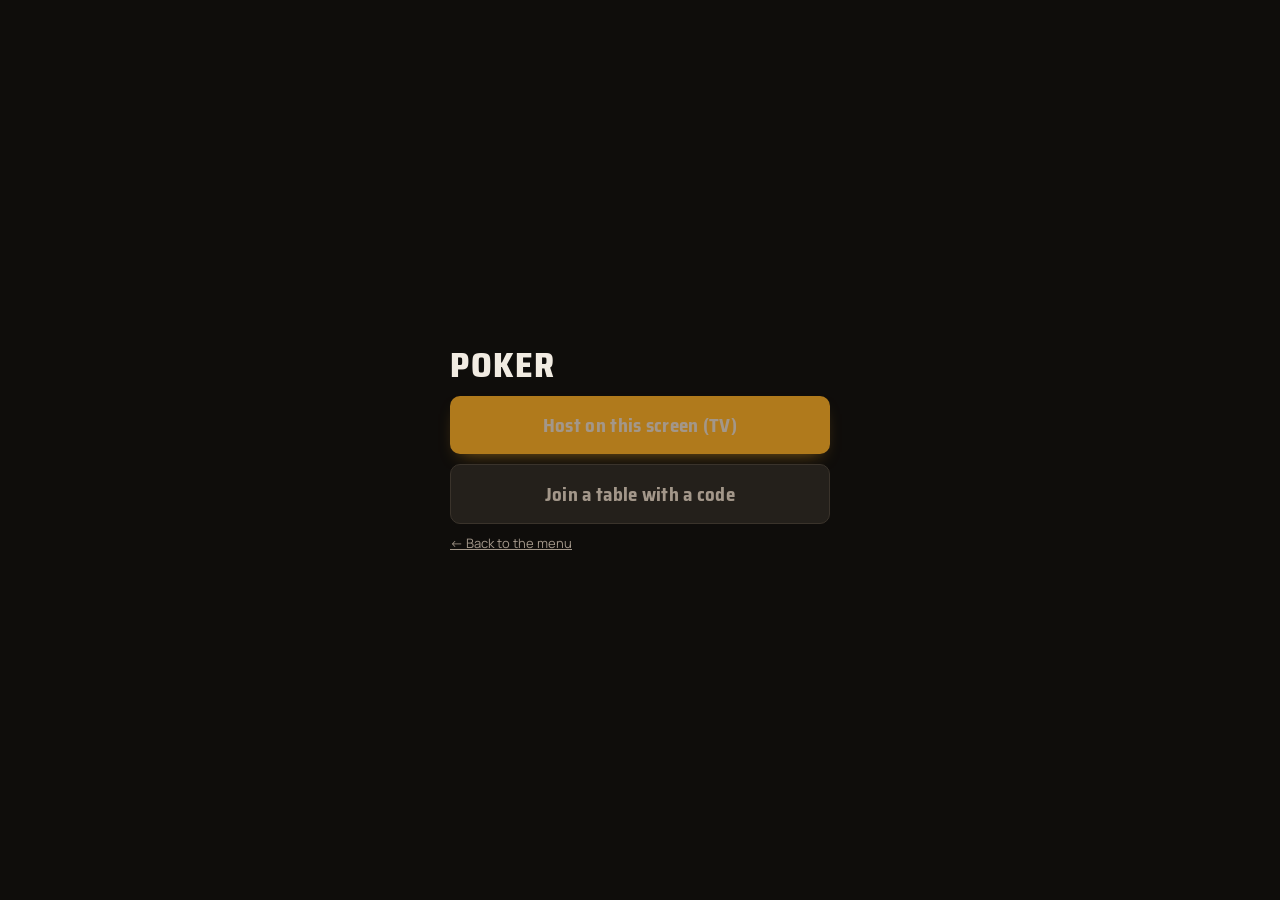
<file: poker.html>
<!doctype html>
<html lang="en">
<head>
<meta charset="utf-8">
<meta name="viewport" content="width=device-width,initial-scale=1,viewport-fit=cover">
<title>Back Room Poker</title>
<meta name="apple-mobile-web-app-capable" content="yes">
<link rel="icon" href="data:image/svg+xml,%3Csvg xmlns='http://www.w3.org/2000/svg' viewBox='0 0 64 64'%3E%3Ccircle cx='32' cy='32' r='30' fill='%23b07a1c'/%3E%3Ccircle cx='32' cy='32' r='22' fill='none' stroke='%23fffcf2' stroke-width='5' stroke-dasharray='8 6'/%3E%3Ccircle cx='32' cy='32' r='12' fill='%231c5a52'/%3E%3C/svg%3E">
<meta name="theme-color" content="#0f0d0b">
<link rel="preconnect" href="https://fonts.googleapis.com">
<link rel="stylesheet" href="https://fonts.googleapis.com/css2?family=Manrope:wght@400;600;700;800&family=Saira+Semi+Condensed:wght@600;700;800&display=swap">
<link rel="stylesheet" href="table.css">
<style>
/* Poker redesign. TV: oval card-room table, pill nameplates with initials, chip stacks, slide-and-flip dealing.
   Phone: your hand is the hero, actions docked at the bottom. One brass accent; action colors are semantic. */
@keyframes pop{0%{transform:scale(.4);opacity:0}100%{transform:none;opacity:1}}
@keyframes drop{0%{transform:translateY(-5vh) scale(.6);opacity:0}100%{transform:none;opacity:1}}
@keyframes dealIn{0%{transform:translate(-14vw,-8vh) rotate(-24deg) scale(.7);opacity:0}15%{opacity:1}100%{transform:none;opacity:1}}
@keyframes flipUp{0%{transform:rotateY(180deg)}100%{transform:rotateY(0)}}
.dc{width:var(--cw);height:calc(var(--cw)*1.4);perspective:900px;flex:none}
.dci{position:relative;width:100%;height:100%;transform-style:preserve-3d}
.dci>.pc{position:absolute;inset:0;width:100%;height:100%;backface-visibility:hidden;-webkit-backface-visibility:hidden}
.dci>.pc.back{transform:rotateY(180deg)}
.dc.deal{animation:dealIn 650ms cubic-bezier(.16,.84,.28,1) both;animation-delay:calc(var(--t)*-1ms)}
.dc.deal .dci{animation:flipUp 520ms cubic-bezier(.3,.6,.25,1) both;animation-delay:calc(650ms - var(--t)*1ms)}
.dc.flip .dci{animation:flipUp 600ms cubic-bezier(.3,.6,.25,1) both;animation-delay:calc(var(--t)*-1ms)}
.drop{animation:drop 520ms cubic-bezier(.2,.9,.3,1) both;animation-delay:calc(var(--t)*-1ms)}
.pop{animation:pop 450ms cubic-bezier(.2,1.6,.4,1) both;animation-delay:calc(var(--t)*-1ms)}

/* ---------- TV table ---------- */
.ptable{position:relative;height:100%;width:100%}
.felt{position:absolute;inset:12% 8%;border-radius:999px;
  background:radial-gradient(ellipse 62% 58% at 50% 44%,#2f8b6f 0%,#1f6c55 46%,#134838 80%,#0d3328 100%);
  --rail:clamp(10px,1.8vh,18px);
  box-shadow:0 0 0 var(--rail) #4b2b14,0 0 0 calc(var(--rail) + 2px) #24140a,0 0 0 calc(var(--rail) + 3px) rgba(255,214,160,.12),inset 0 0 80px rgba(0,0,0,.55),0 34px 60px -22px rgba(0,0,0,.85)}
.felt::before{content:"";position:absolute;inset:8%;border-radius:999px;border:2px solid rgba(255,255,255,.07)}
.felt::after{content:"BACK ROOM";position:absolute;left:50%;top:76%;transform:translate(-50%,-50%);font-family:var(--display);font-weight:800;letter-spacing:.55em;font-size:clamp(11px,2vh,20px);color:rgba(255,255,255,.07);white-space:nowrap}
.abs{position:absolute;transform:translate(-50%,-50%)}
.seat{display:flex;flex-direction:column;align-items:center;z-index:2}
.hole{display:flex;margin-bottom:-1.4vh;position:relative;z-index:1;--cw:clamp(28px,5.4vh,58px);min-height:calc(var(--cw)*1.4)}
.hole>span{display:block}
.hole>span:first-child{transform:rotate(-6deg) translateX(3px)}.hole>span:last-child{transform:rotate(6deg) translateX(-3px)}
.plate{position:relative;z-index:2;display:flex;align-items:center;gap:.7vw;background:linear-gradient(180deg,#221c16,#120f0c);border-radius:999px;padding:.5vh 1.3vw .5vh .5vh;min-width:clamp(124px,13.5vw,220px);box-shadow:0 0 0 1px rgba(255,236,200,.1),0 10px 20px -10px rgba(0,0,0,.85);transition:box-shadow .35s,opacity .35s}
.av{width:clamp(30px,5.2vh,54px);height:clamp(30px,5.2vh,54px);border-radius:50%;display:flex;align-items:center;justify-content:center;font-family:var(--display);font-weight:800;font-size:clamp(14px,2.4vh,25px);background:#3a322a;color:#efe6da;flex:none}
.av.ph{background:var(--accent);color:var(--accent-ink)}
.info{display:grid;min-width:0;text-align:left;line-height:1.12}
.nm{font-weight:700;font-size:clamp(12px,1.9vh,19px);white-space:nowrap;overflow:hidden;text-overflow:ellipsis;max-width:11vw}
.st{font-family:var(--display);font-weight:700;font-size:clamp(15px,2.5vh,27px);color:var(--accent);font-variant-numeric:tabular-nums}
.st.ai{color:#ff8a8f}
.sub{font-size:clamp(9px,1.2vh,12px);color:var(--muted);white-space:nowrap}
.seat.turn .plate{box-shadow:0 0 0 2px var(--accent),0 0 26px rgba(240,179,67,.5)}
.seat.win .plate{box-shadow:0 0 0 2px var(--ok),0 0 26px rgba(75,191,107,.55)}
.seat.folded .plate{opacity:.42}.seat.folded .hole{opacity:0}
.seat.away .av{opacity:.5}
.posb{position:absolute;top:-.9vh;right:.6vw;font-size:clamp(8px,1.05vh,11px);font-weight:800;background:#0f0d0b;border:1px solid var(--line);border-radius:5px;padding:1px 5px;color:var(--muted)}
.tbar{position:absolute;left:16%;right:10%;bottom:-.7vh;height:clamp(3px,.55vh,6px);border-radius:3px;background:rgba(0,0,0,.65);overflow:hidden}
.tbar i{display:block;height:100%;width:100%;background:var(--accent);transition:background-color .4s}
.tbar i.low,.tbar2 i.low{background:var(--bad)}
.act{margin-top:1vh;font-size:clamp(10px,1.5vh,15px);font-weight:800;padding:.25vh .9vw;border-radius:999px;background:#2a241e;color:var(--text);white-space:nowrap;letter-spacing:.02em}
.act.fold{background:#2c2722;color:var(--muted)}.act.check{background:#24443a}.act.call{background:#1f5180}.act.bet,.act.raise{background:#a8741b}.act.allin{background:#a3262c}.act.res{background:#2f8a48}.act.blind{background:#2a241e;color:var(--muted)}
.act.ph{visibility:hidden}
.bet{display:flex;align-items:center;gap:.5vw;z-index:1;font-family:var(--display);font-weight:700;font-size:clamp(13px,2.1vh,21px);font-variant-numeric:tabular-nums;text-shadow:0 1px 3px rgba(0,0,0,.7)}
.chips{display:flex;flex-direction:column-reverse;align-items:center}
.chips i{display:block;width:clamp(16px,2.7vh,27px);height:clamp(6px,.95vh,9px);border-radius:50%;margin-top:calc(clamp(6px,.95vh,9px) * -.4);border:2px dashed rgba(255,255,255,.85);box-shadow:0 1px 0 rgba(0,0,0,.45)}
.chips i:nth-child(4n+1){background:#b07a1c}.chips i:nth-child(4n+2){background:#8d2f33}.chips i:nth-child(4n+3){background:#1f5180}.chips i:nth-child(4n){background:#1d1b1a}
.dealer{width:clamp(20px,3.2vh,32px);height:clamp(20px,3.2vh,32px);border-radius:50%;background:radial-gradient(circle at 35% 30%,#fff,#e9e1cf);color:#1a1205;font-family:var(--display);font-weight:800;font-size:clamp(10px,1.7vh,16px);display:flex;align-items:center;justify-content:center;box-shadow:0 3px 6px rgba(0,0,0,.55),inset 0 -2px 0 rgba(0,0,0,.12);z-index:1;transition:left .6s cubic-bezier(.2,.8,.2,1),top .6s cubic-bezier(.2,.8,.2,1)}
.center{left:50%;top:47%;display:flex;flex-direction:column;align-items:center;gap:1.2vh}
.potp{display:flex;align-items:center;gap:.6vw;background:rgba(5,20,15,.45);padding:.45vh 1.2vw .45vh .6vw;border-radius:999px;font-family:var(--display);font-weight:700;font-size:clamp(16px,2.8vh,30px);font-variant-numeric:tabular-nums;min-height:1.6em}
.potp small{font-family:var(--body);font-size:.5em;font-weight:700;letter-spacing:.12em;color:#bfe0d3}
.potp.empty{visibility:hidden}
.board{display:flex;gap:.7vw;--cw:clamp(38px,7.6vh,80px);min-height:calc(var(--cw)*1.4)}
.banner{font-family:var(--display);font-size:clamp(14px,2.4vh,26px);font-weight:600;text-align:center;min-height:1.3em;text-shadow:0 2px 6px rgba(0,0,0,.6);max-width:44vw}
.banner.win{color:#ffd98a}
.s0{left:50%;top:89%}.s1{left:11%;top:71%}.s2{left:11%;top:27%}.s3{left:50%;top:9%}.s4{left:89%;top:27%}.s5{left:89%;top:71%}
.b0{left:50%;top:70%}.b1{left:26%;top:64%}.b2{left:26%;top:36%}.b3{left:50%;top:27%}.b4{left:74%;top:36%}.b5{left:74%;top:64%}
.d0{left:40%;top:77%}.d1{left:21%;top:79%}.d2{left:21%;top:18%}.d3{left:60%;top:17%}.d4{left:79%;top:18%}.d5{left:79%;top:79%}

/* ---------- phone controller (portrait) ---------- */
body.ctl{overflow-x:hidden;-webkit-user-select:none;user-select:none;-webkit-touch-callout:none;background:radial-gradient(120% 50% at 50% 0%,#1d2a25,var(--bg) 70%)}
.pctl{height:100vh;height:100dvh;display:flex;flex-direction:column;gap:clamp(6px,1.1vh,10px);padding:max(10px,env(safe-area-inset-top,0px)) max(14px,env(safe-area-inset-right,0px)) max(10px,env(safe-area-inset-bottom,0px)) max(14px,env(safe-area-inset-left,0px));max-width:560px;margin:0 auto;overflow:hidden}
.ph-top{display:flex;align-items:center;gap:10px}
.ph-top .av{width:38px;height:38px;font-size:18px}
.ph-top .who{display:grid;line-height:1.1;min-width:0}
.ph-top .me{font-weight:700;font-size:15px;white-space:nowrap;overflow:hidden;text-overflow:ellipsis}
.ph-top .stk{font-family:var(--display);font-size:26px;font-weight:800;color:var(--accent);font-variant-numeric:tabular-nums}
.ph-top .net{font-size:13px;font-weight:700;font-variant-numeric:tabular-nums}
.ph-top .pp{font-size:12px;font-weight:800;border:1px solid var(--line);border-radius:6px;padding:2px 7px;color:var(--muted)}
.pos-n{color:var(--ok)}.neg-n{color:var(--bad)}
.ph-felt{position:relative;background:radial-gradient(ellipse 70% 80% at 50% 40%,#2f8b6f,#1f6c55 50%,#134838);border-radius:20px;padding:clamp(8px,1.4vh,14px) 10px;display:grid;gap:clamp(5px,.9vh,8px);justify-items:center;box-shadow:0 0 0 6px #4b2b14,0 0 0 8px #24140a,inset 0 0 40px rgba(0,0,0,.45)}
.ph-felt .board{--cw:min(13vw,6.6vh,56px);gap:5px}
.ph-felt .potp{font-size:17px;padding:2px 12px}
.ph-status{display:flex;justify-content:center}
.ph-status span{font-weight:800;font-size:clamp(14px,2.2vh,17px);padding:5px 14px;border-radius:999px;background:var(--panel2);color:var(--text);text-align:center}
.ph-status span.turn{background:var(--accent);color:var(--accent-ink)}
.ph-status span.win{background:#2f8a48;color:#fff}
.holebox{position:relative;display:flex;justify-content:center;align-items:center;--cw:min(28vw,13.5vh,124px);flex:1;min-height:0;touch-action:none}
.holebox>span{display:block;transition:transform .25s cubic-bezier(.2,.8,.2,1)}
.holebox>span:first-child{transform:rotate(-7deg) translateX(10px)}.holebox>span:last-child{transform:rotate(7deg) translateX(-10px)}
.pctl.open .holebox>span:first-child{transform:rotate(-4deg) translateX(-4px) translateY(-6px)}.pctl.open .holebox>span:last-child{transform:rotate(4deg) translateX(4px) translateY(-6px)}
.holebox .face{display:none}.pctl.open .holebox .face{display:inline-flex}.pctl.open .holebox .back{display:none}.pctl.open .peekhint{display:none}
.hint{display:none}.pctl.open .hint{display:block}
.peekhint{position:absolute;left:50%;bottom:6%;transform:translateX(-50%);font-size:12px;font-weight:700;color:#f6e7c8;background:rgba(15,13,11,.78);padding:4px 10px;border-radius:999px;pointer-events:none;white-space:nowrap}
.hint{text-align:center;font-size:13px;color:var(--muted)}
.hint b{color:var(--text)}
.dock{display:grid;gap:8px;background:linear-gradient(180deg,#1d1915,#16130f);border-radius:18px;padding:10px;box-shadow:inset 0 1px 0 rgba(255,236,200,.06)}
.tbar2{height:5px;border-radius:3px;background:rgba(0,0,0,.5);overflow:hidden}.tbar2 i{display:block;height:100%;background:var(--accent);transition:background-color .4s}
.presets{display:flex;gap:6px}.presets button{flex:1;padding:9px 4px}
.sl{display:flex;gap:8px;align-items:center}
.sl input[type=range]{flex:1;min-width:0;accent-color:var(--accent);height:30px}
.sl .amt{font-family:var(--display);font-size:20px;font-weight:800;min-width:64px;text-align:right;font-variant-numeric:tabular-nums}
.abtns{display:grid;grid-template-columns:1fr 1fr 1.3fr;gap:8px}
.abtns .btn{padding:clamp(12px,1.9vh,16px) 6px;font-size:18px}
.btn.blue{box-shadow:0 8px 18px -10px rgba(31,81,128,.9)}.btn.red{box-shadow:0 8px 18px -10px rgba(122,42,47,.9)}
.others{display:grid;grid-template-columns:repeat(5,minmax(0,1fr));gap:5px}
.others>div{display:grid;justify-items:center;gap:1px;padding:5px 2px;border-radius:12px;background:var(--panel);font-size:11px;min-width:0;transition:opacity .3s,box-shadow .3s}
.others .av{width:26px;height:26px;font-size:12px}
.others b{max-width:100%;overflow:hidden;text-overflow:ellipsis;white-space:nowrap;font-weight:700}
.others .s{font-variant-numeric:tabular-nums;color:var(--muted)}
.others .l{font-weight:800;color:var(--accent);min-height:1.2em;white-space:nowrap}
.others>div.turn{box-shadow:0 0 0 2px var(--accent)}
.others>div.fold{opacity:.4}
.ph-tools{display:flex;gap:6px;justify-content:center;flex-wrap:wrap}
#myturn{position:fixed;inset:0;pointer-events:none;box-shadow:inset 0 0 0 4px var(--accent);opacity:0;transition:opacity .3s;z-index:50}
#myturn.on{opacity:1}
@media (max-height:640px){.others .av{display:none}.hint{display:none}}
</style>
</head>
<body>
<div id="app"></div>
<div id="screen" hidden></div>
<div id="myturn"></div>
<div class="toast" id="toast" hidden></div>
<script src="table.js"></script>
<script>
'use strict';
const {$,esc,toast,randInt}=TABLE;
const QS=new URLSearchParams(location.search);
const SB=5,BB=10,START=1000,REMOTE_MS=45000,MAXP=5;
const RANKS='23456789TJQKA',SUITS='shdc',SYM={s:'♠',h:'♥',d:'♦',c:'♣'};
const CAT=['High card','Pair','Two pair','Trips','Straight','Flush','Full house','Quads','Straight flush'];
const POS=['BTN','SB','BB','UTG','HJ','CO'];
const PROFILES={
  whale: {name:'Gus',  tag:'whale',  loose:2.8, bluff:0.06,sticky:0.22, limp:0.8, skill:0},
  station:{name:'Ines',tag:'station',loose:1.0, bluff:0.03,sticky:0.14, limp:0.55,skill:0.1},
  maniac:{name:'Ronan',tag:'maniac', loose:2.2, bluff:0.33,sticky:0.06, limp:0.15,skill:0.2},
  nit:   {name:'Mila', tag:'nit',    loose:-1.2,bluff:0.04,sticky:-0.04,limp:0,   skill:0.4},
  reg:   {name:'Koji', tag:'reg',    loose:0.3, bluff:0.12,sticky:0,    limp:0,   skill:0.6},
  lag:   {name:'Dex',  tag:'LAG',    loose:1.5, bluff:0.22,sticky:0.02, limp:0,   skill:0.6},
  tag:   {name:'Sana', tag:'TAG',    loose:0,   bluff:0.14,sticky:-0.02,limp:0,   skill:0.75},
  tag2:  {name:'Teo',  tag:'TAG',    loose:0.1, bluff:0.14,sticky:-0.02,limp:0,   skill:0.75},
  shark: {name:'Vega', tag:'shark',  loose:0.8, bluff:0.2, sticky:-0.03,limp:0,   skill:1},
  shark2:{name:'Orla', tag:'shark',  loose:0.6, bluff:0.18,sticky:-0.03,limp:0,   skill:1},
};
const LINEUPS={
  soft:['whale','station','maniac','nit','reg','lag'],
  normal:['station','lag','nit','reg','tag','maniac'],
  tough:['lag','reg','tag','tag2','shark','shark2'],
};
const fmt=n=>Math.round(n).toLocaleString('en-US');
const cs=c=>RANKS[c>>2]+SYM[SUITS[c&3]];
function cardHTML(c,cls){
  if(c==null)return `<div class="pc back ${cls||''}"></div>`;
  if(c===-1)return `<div class="pc ghost ${cls||''}"></div>`;
  const r=RANKS[c>>2],s=SUITS[c&3];
  return `<div class="pc s-${s} ${cls||''}"><span class="r">${r==='T'?'10':r}</span><span class="s">${SYM[s]}</span></div>`;
}

/* ================= hand evaluation ================= */
function straightHigh(m){for(let h=12;h>=3;h--){let ok=true;for(let k=0;k<5;k++){let r=h-k;if(r<0)r=12;if(!(m>>r&1)){ok=false;break;}}if(ok)return h;}return -1;}
function enc(cat,ks){let v=cat;for(let i=0;i<5;i++)v=v*13+(ks[i]??0);return v;}
function evalHand(cards){
  const rc=new Array(13).fill(0),sc=[[],[],[],[]];
  for(const c of cards){rc[c>>2]++;sc[c&3].push(c>>2);}
  for(let s=0;s<4;s++)if(sc[s].length>=5){let m=0;for(const r of sc[s])m|=1<<r;const sh=straightHigh(m);if(sh>=0)return enc(8,[sh]);return enc(5,sc[s].sort((a,b)=>b-a).slice(0,5));}
  let mask=0;const q=[],t=[],p=[];
  for(let r=12;r>=0;r--){if(rc[r])mask|=1<<r;if(rc[r]===4)q.push(r);else if(rc[r]===3)t.push(r);else if(rc[r]===2)p.push(r);}
  const desc=ex=>{const a=[];for(let r=12;r>=0;r--)if(rc[r]&&!ex.includes(r))a.push(r);return a;};
  if(q.length)return enc(7,[q[0],desc([q[0]])[0]]);
  if(t.length>=2||(t.length&&p.length))return enc(6,[t[0],t.length>=2?Math.max(t[1],p[0]??-1):p[0]]);
  const sh=straightHigh(mask);if(sh>=0)return enc(4,[sh]);
  if(t.length)return enc(3,[t[0],...desc([t[0]]).slice(0,2)]);
  if(p.length>=2)return enc(2,[p[0],p[1],desc([p[0],p[1]])[0]]);
  if(p.length)return enc(1,[p[0],...desc([p[0]]).slice(0,3)]);
  return enc(0,desc([]).slice(0,5));
}
const handName=s=>CAT[Math.floor(s/371293)];
function chen(c1,c2){
  const r1=c1>>2,r2=c2>>2,hi=Math.max(r1,r2),lo=Math.min(r1,r2);
  const val=r=>r===12?10:r===11?8:r===10?7:r===9?6:(r+2)/2;
  let s=val(hi);if(r1===r2)s=Math.max(5,s*2);if((c1&3)===(c2&3))s+=2;
  if(r1!==r2){const gap=hi-lo-1;s-=[0,1,2,4,5][Math.min(gap,4)];if(gap<=1&&hi<10)s+=1;}
  return Math.ceil(s);
}
function equity(hole,board,nOpp,iters,tight){
  if(nOpp<1)return 1;
  const base=[];for(let c=0;c<52;c++)if(!hole.includes(c)&&!board.includes(c))base.push(c);
  let win=0;
  for(let it=0;it<iters;it++){
    const d=base.slice();let n=d.length;
    const draw=()=>{const i=Math.floor(Math.random()*n);const c=d[i];d[i]=d[--n];return c;};
    const opps=[];
    for(let o=0;o<nOpp;o++){let a,b;for(let tr=0;tr<8;tr++){a=draw();b=draw();const acc=!tight||Math.random()<1-tight*(1-Math.min(1,Math.max(0.1,(chen(a,b)-2)/9)));if(acc||tr===7)break;d[n++]=a;d[n++]=b;}opps.push([a,b]);}
    const bd=board.slice();while(bd.length<5)bd.push(draw());
    const my=evalHand(hole.concat(bd));let ties=0,lose=false;
    for(const [a,b] of opps){const s=evalHand([a,b,...bd]);if(s>my){lose=true;break;}if(s===my)ties++;}
    if(!lose)win+=1/(ties+1);
  }
  return win/iters;
}

/* =====================================================================
   HOST (TV): runs the game, bots fill seats, phones take seats over
   ===================================================================== */
const H={net:null,code:'',diff:'normal',paused:false,started:false,delay:1700,extra:0,
  P:[],btn:0,board:[],deck:[],street:'idle',cb:0,mr:BB,ta:-1,rc:0,sr:0,sbI:0,bbI:0,hn:0,n:0,
  gen:0,reveal:false,deadline:0,timer:null,autoT:null,log:[],ledger:{},pending:[],lastWinners:''};
function hlog(t,hd){H.log.push(hd?'§'+t:t);if(H.log.length>200)H.log.splice(0,H.log.length-200);}
function mkBot(i){const pr=PROFILES[LINEUPS[H.diff][i]];return {name:pr.name,tag:pr.tag,prof:pr,ctrl:'bot',stack:START,cards:[],folded:false,allIn:false,bet:0,total:0,acted:false,last:'',result:'',win:false};}
function resetSeat(p){Object.assign(p,{cards:[],folded:false,allIn:false,bet:0,total:0,acted:false,last:'',result:'',win:false});}
function nx(i){return (i+1)%6;}
function post(i,amt){const p=H.P[i];amt=Math.min(amt,p.stack);p.stack-=amt;p.bet+=amt;p.total+=amt;if(p.stack===0)p.allIn=true;return amt;}
function needs(p){return !p.folded&&!p.allIn&&p.cards.length&&(!p.acted||p.bet<H.cb);}
function othersCanRespond(i){return H.P.some((q,j)=>j!==i&&!q.folded&&!q.allIn&&q.cards.length);}
const potTotal=()=>H.P.reduce((a,p)=>a+p.total,0);

function seatPending(){
  // apply seat changes between hands
  H.P.forEach((p,i)=>{
    if(p.ctrl==='remote'&&p.away){H.ledger[p.gid]={stack:p.stack,buyins:p.buyins};const b=mkBot(i);b.lastGid=p.gid;H.P[i]=b;hlog(`${p.name} left the table`);}
  });
  for(const g of H.pending.splice(0)){
    if(!H.net||!H.net.guests.has(g.id))continue;
    if(H.P.some(p=>p.ctrl==='remote'&&p.gid===g.id))continue;
    const order=[0,3,1,4,2,5];
    let seat=order.find(s=>H.P[s].ctrl==='bot'&&H.P[s].lastGid===g.id);
    if(seat==null)seat=order.find(s=>H.P[s].ctrl==='bot');
    if(seat==null){H.net.send(g.id,{k:'full'});continue;}
    const led=H.ledger[g.id]||{stack:START,buyins:1};
    H.P[seat]={name:g.name,tag:'',ctrl:'remote',gid:g.id,stack:led.stack,buyins:led.buyins,cards:[],folded:false,allIn:false,bet:0,total:0,acted:false,last:'',result:'',win:false};
    hlog(`${g.name} sits down`);
  }
}
function startHand(){
  H.gen++;clearTimeout(H.autoT);clearTimeout(H.timer);
  seatPending();
  H.P.forEach(p=>{
    if(p.stack<BB){p.stack+=START;if(p.ctrl==='remote'){p.buyins=(p.buyins||1)+1;hlog(`${p.name} rebuys for ${fmt(START)}`);}}
    resetSeat(p);
  });
  H.btn=nx(H.btn);H.hn++;H.n=0;
  H.board=[];H.reveal=false;H.rc=0;H.sr=0;H.deck=shuffle();H.street='preflop';H.started=true;H.lastWinners='';
  hlog(`Hand #${H.hn} · ${H.P[H.btn].name} on the button`,true);
  for(let k=0;k<2;k++)for(let j=1;j<=6;j++)H.P[(H.btn+j)%6].cards.push(H.deck.pop());
  H.sbI=nx(H.btn);H.bbI=nx(H.sbI);
  post(H.sbI,SB);post(H.bbI,BB);H.P[H.sbI].last='SB';H.P[H.bbI].last='BB';
  H.cb=BB;H.mr=BB;H.ta=nx(H.bbI);
  H.extra=H.delay>=500?2400:0;
  loop();
}
function shuffle(){const d=[...Array(52).keys()];for(let i=51;i>0;i--){const j=randInt(i+1);[d[i],d[j]]=[d[j],d[i]];}return d;}
function loop(){
  H.n++;
  const i=H.ta;
  clearTimeout(H.timer);H.deadline=0;
  if(i>=0){
    const p=H.P[i],g=H.gen,n=H.n;
    if(p.ctrl==='remote'){
      const ms=p.away?1200:REMOTE_MS+H.extra;H.extra=0;H.deadline=Date.now()+ms;
      H.timer=setTimeout(()=>{if(g===H.gen&&H.n===n&&H.ta===i){const tc=H.cb-p.bet;hlog(`${p.name} timed out`);act(i,tc>0?'fold':'check');}},ms);
    } else {
      const think=H.delay*(0.75+Math.random()*0.75)+H.extra;H.extra=0;
      H.timer=setTimeout(()=>{if(g===H.gen&&H.n===n&&H.ta===i){const d=botDecide(i);act(i,d.type,d.to);}},think);
    }
  }
  publish();
}
function act(i,type,to){
  if(H.ta!==i)return false;
  H.ta=-1;H.deadline=0;clearTimeout(H.timer);
  const p=H.P[i],toCall=H.cb-p.bet;
  if(type==='check'&&toCall>0)type='call';
  if(type==='fold'&&toCall<=0)type='check';
  if(type==='raise'){
    const maxTo=p.bet+p.stack;
    if(maxTo<=H.cb||!othersCanRespond(i))type=toCall>0?'call':'check';
    else to=Math.max(Math.min(Math.round(to)||0,maxTo),Math.min(H.cb+H.mr,maxTo));
  }
  if(type==='fold'){p.folded=true;p.last='Fold';hlog(`${p.name} folds`);}
  else if(type==='check'){p.last='Check';hlog(`${p.name} checks`);}
  else if(type==='call'){const amt=post(i,Math.min(toCall,p.stack));p.last=p.allIn?'All-in':'Call';hlog(`${p.name} calls ${fmt(amt)}${p.allIn?' (all-in)':''}`);}
  else{
    const prev=H.cb;post(i,to-p.bet);const inc=p.bet-prev;
    if(inc>=H.mr){H.mr=inc;for(const q of H.P)if(q!==p)q.acted=false;}
    H.cb=p.bet;H.rc++;H.sr++;
    p.last=p.allIn?'All-in':(prev===0?'Bet':'Raise');
    hlog(`${p.name} ${prev===0?'bets':'raises to'} ${fmt(p.bet)}${p.allIn?' (all-in)':''}`);
  }
  p.acted=true;
  const live=H.P.filter(q=>!q.folded&&q.cards.length);
  if(live.length===1){winUncontested(H.P.indexOf(live[0]));return true;}
  for(let k=1;k<=6;k++){const j=(i+k)%6;if(needs(H.P[j])){H.ta=j;loop();return true;}}
  endStreet();return true;
}
function endStreet(){
  for(const p of H.P){p.bet=0;p.acted=false;if(!p.folded&&!p.allIn)p.last='';}
  H.cb=0;H.mr=BB;H.sr=0;H.ta=-1;
  if(H.street==='river'){showdown();return;}
  const able=H.P.filter(p=>!p.folded&&!p.allIn&&p.cards.length).length;
  if(able<=1){
    H.reveal=true;publish();
    const g=H.gen;setTimeout(()=>{if(g!==H.gen)return;dealStreet();endStreet();},H.delay>=500?2600:300);
    return;
  }
  dealStreet();H.extra=H.delay>=500?1600:0;
  for(let k=1;k<=6;k++){const j=(H.btn+k)%6;if(needs(H.P[j])){H.ta=j;break;}}
  loop();
}
function dealStreet(){
  H.deck.pop();
  if(H.street==='preflop'){H.board.push(H.deck.pop(),H.deck.pop(),H.deck.pop());H.street='flop';}
  else if(H.street==='flop'){H.board.push(H.deck.pop());H.street='turn';}
  else{H.board.push(H.deck.pop());H.street='river';}
  hlog(`${H.street.toUpperCase()}: ${H.board.map(cs).join(' ')}`);
}
function refundUncalled(){
  const ord=[0,1,2,3,4,5].sort((a,b)=>H.P[b].total-H.P[a].total);
  const top=H.P[ord[0]],diff=top.total-H.P[ord[1]].total;
  if(diff>0){top.total-=diff;top.stack+=diff;top.bet=Math.max(0,top.bet-diff);if(top.stack>0)top.allIn=false;}
}
function winUncontested(wi){
  refundUncalled();
  const w=H.P[wi],pot=potTotal();
  w.stack+=pot;w.win=true;w.result=`+${fmt(pot)}`;
  for(const p of H.P){p.bet=0;p.total=0;}
  hlog(`${w.name} wins ${fmt(pot)}`);H.lastWinners=`${w.name} wins ${fmt(pot)}`;
  endHand();
}
function showdown(){
  H.street='showdown';H.reveal=true;H.ta=-1;
  refundUncalled();
  const live=H.P.filter(p=>!p.folded&&p.cards.length);
  for(const p of live){p.score=evalHand(p.cards.concat(H.board));p.last=handName(p.score);hlog(`${p.name} shows ${p.cards.map(cs).join(' ')}: ${handName(p.score)}`);}
  const totals=H.P.map(p=>p.total);
  const levels=[...new Set(live.map(p=>p.total))].sort((a,b)=>a-b);
  const maxAll=Math.max(...totals);if(levels[levels.length-1]<maxAll)levels.push(maxAll);
  const won=new Array(6).fill(0);let prev=0;
  for(const L of levels){
    let amt=0;for(const t of totals)amt+=Math.min(t,L)-Math.min(t,prev);
    prev=L;if(amt<=0)continue;
    let elig=live.filter(p=>p.total>=L);if(!elig.length)elig=[live.reduce((a,b)=>a.total>=b.total?a:b)];
    const best=Math.max(...elig.map(p=>p.score));
    const winners=elig.filter(p=>p.score===best).sort((a,b)=>((H.P.indexOf(a)-H.btn+5)%6)-((H.P.indexOf(b)-H.btn+5)%6));
    const share=Math.floor(amt/winners.length);let rem=amt-share*winners.length;
    for(const w of winners){won[H.P.indexOf(w)]+=share+(rem>0?1:0);if(rem>0)rem--;}
  }
  const ws=[];
  H.P.forEach((p,i)=>{if(won[i]>0){p.stack+=won[i];p.win=true;p.result=`+${fmt(won[i])} · ${handName(p.score)}`;hlog(`${p.name} collects ${fmt(won[i])}`);ws.push(`${p.name} wins ${fmt(won[i])} with ${handName(p.score).toLowerCase()}`);}});
  H.lastWinners=ws.join(' · ');
  for(const p of H.P)p.total=0;
  endHand();
}
function endHand(){
  H.ta=-1;H.street='done';H.deadline=0;clearTimeout(H.timer);H.n++;
  H.P.forEach(p=>{if(p.ctrl==='remote')H.ledger[p.gid]={stack:p.stack,buyins:p.buyins||1};});
  publish();
  if(!H.paused){const g=H.gen;H.autoT=setTimeout(()=>{if(g===H.gen&&H.street==='done'&&!H.paused)startHand();},H.delay>=500?8500:600);}
}

/* ---------- bots ---------- */
function botDecide(i){return H.street==='preflop'?botPre(i):botPost(i);}
function botPre(i){
  const p=H.P[i],pr=p.prof,pos=POS[(i-H.btn+6)%6],toCall=H.cb-p.bet;
  const ch=chen(p.cards[0],p.cards[1])+pr.loose+(Math.random()-0.5);
  const R=H.rc,rnd=Math.random(),open={UTG:9,HJ:8,CO:7,BTN:6,SB:7,BB:7}[pos];
  const no=toCall>0?{type:'fold'}:{type:'check'};
  if(R===0){
    if(ch>=open){const limpers=H.P.filter((q,j)=>j!==H.sbI&&j!==H.bbI&&!q.folded&&q.bet===BB).length;return {type:'raise',to:Math.round((pos==='SB'?3:2.5)*BB+limpers*BB)};}
    if(pos==='BB')return {type:'check'};
    if(pos==='SB'&&ch>=open-1.5&&rnd<0.35+pr.limp)return {type:'call'};
    if(pr.limp&&ch>=open-1.5&&rnd<pr.limp)return {type:'call'};
    return no;
  }
  if(R===1){
    const ip=pos==='BTN'||pos==='CO';
    if(ch>=11||(ch>=8&&rnd<pr.bluff))return {type:'raise',to:Math.round(H.cb*(ip?3:3.6))};
    let th=pos==='BB'?5.5:pos==='SB'?8:7.5;th+=Math.max(0,H.cb/BB-2.5)*0.5-pr.sticky*10;
    return ch>=th?{type:'call'}:no;
  }
  if(R===2){
    if(ch>=14||(ch>=11&&rnd<pr.bluff*0.5))return {type:'raise',to:Math.round(H.cb*2.3)};
    if(ch>=10&&(toCall<=p.stack*0.4||ch>=13))return {type:'call'};
    return no;
  }
  if(ch>=15)return {type:'raise',to:p.bet+p.stack};
  if(ch>=12.5)return {type:'call'};
  return no;
}
function botPost(i){
  const p=H.P[i],pr=p.prof,opps=H.P.filter((q,j)=>j!==i&&!q.folded&&q.cards.length).length,sk=pr.skill;
  const eq=equity(p.cards,H.board,Math.min(opps,3),220,sk)-(0.02+0.05*sk)*H.sr;
  const pot=potTotal(),toCall=H.cb-p.bet,rnd=Math.random();
  const bet=f=>({type:'raise',to:Math.max(BB,Math.round(pot*f))});
  if(toCall===0){
    const vTh=sk>=0.8?0.6:0.66;
    if(eq>vTh){if(eq>0.85&&rnd<0.15)return {type:'check'};return bet(sk>=0.8?0.66+Math.random()*0.34:0.5+Math.random()*0.3);}
    if(eq>0.52&&opps===1&&rnd<0.45+pr.bluff)return bet(0.5);
    const bl=H.street==='river'?pr.bluff*0.6:pr.bluff;
    if(opps<=2&&rnd<bl&&(sk<0.5||eq<0.3))return bet(sk>=0.8?0.75:0.6);
    return {type:'check'};
  }
  const odds=toCall/(pot+toCall);
  if(eq>0.8&&rnd<0.55)return {type:'raise',to:Math.round(H.cb+(pot+toCall)*0.8)};
  if(eq+pr.sticky>odds+0.04)return {type:'call'};
  if(H.street==='flop'&&opps===1&&rnd<pr.bluff*0.15)return {type:'raise',to:Math.round(H.cb*3)};
  return {type:'fold'};
}

/* ---------- public view (what the TV and every phone may see) ---------- */
function view(){
  return {hn:H.hn,n:H.n,st:H.street,btn:H.btn,cb:H.cb,mr:H.mr,rc:H.rc,ta:H.ta,bd:H.board,pot:potTotal(),
    dl:H.deadline?Math.max(0,H.deadline-Date.now()):0,started:H.started,paused:H.paused,win:H.lastWinners,
    P:H.P.map(p=>({n:p.name,t:p.tag,h:p.ctrl==='remote'?1:0,s:p.stack,b:p.bet,f:p.folded?1:0,a:p.allIn?1:0,w:p.win?1:0,c:p.cards.length?1:0,
      l:p.last,r:p.result,sh:(H.reveal&&!p.folded&&p.cards.length)?p.cards:null,net:p.ctrl==='remote'?p.stack-START*(p.buyins||1):null,away:p.away?1:0}))};
}
let pubT=null;
function publish(){
  renderTV();
  if(pubT)return;
  pubT=setTimeout(()=>{pubT=null;
    if(!H.net)return;
    const v=view();
    H.net.sendAll(g=>{const seat=H.P.findIndex(p=>p.ctrl==='remote'&&p.gid===g.id);return {k:'v',v,seat,hole:seat>=0?H.P[seat].cards:null,pend:H.pending.some(x=>x.id===g.id)};});
  },60);
}
setInterval(()=>{if(H.net&&H.net.guests.size)publish();},3000);

/* ---------- TV rendering ---------- */
let SEEN={},SEENH=null;
function since(hn,key){if(SEENH!==hn){SEEN={};SEENH=hn;}const now=Date.now();if(SEEN[key]==null)SEEN[key]=now;return now-SEEN[key];}
const initial=n=>esc((String(n||'?').trim()[0]||'?').toUpperCase());
function actClass(l,isRes){if(isRes)return 'res';return {Fold:'fold',Check:'check',Call:'call',Bet:'bet',Raise:'raise','All-in':'allin',SB:'blind',BB:'blind'}[l]||'';}
function chipStack(amt){const n=Math.max(1,Math.min(6,1+Math.floor(Math.log2(amt/BB+1))));return `<span class="chips">${'<i></i>'.repeat(n)}</span>`;}
function faceCard(c,cls,t){return `<div class="dc ${cls}" style="--t:${t}"><div class="dci">${cardHTML(c)}<div class="pc back"></div></div></div>`;}
function boardHTML(v){
  // flop cards land one after another, turn and river on their own
  return [0,1,2,3,4].map(k=>{
    const c=v.bd[k];if(c==null)return cardHTML(-1);
    const t=since(v.hn,'bd'+k)-(k<3?k*240:0);
    return faceCard(c,t<1170?'deal':'',t);
  }).join('');
}
function seatsHTML(v,opts){
  let h='<div class="felt"></div>';
  v.P.forEach((p,i)=>{
    let cards='';
    if(p.c&&!p.f){
      if(p.sh)cards=p.sh.map((c,k)=>{const t=since(v.hn,'sh'+i+k)-k*120;return `<span>${faceCard(c,t<600?'flip':'',t)}</span>`;}).join('');
      else cards=[0,1].map(k=>{const t=since(v.hn,'h'+i+k)-(((i-v.btn+5)%6)+k*6)*110;return `<span><div class="pc back${t<520?' drop':''}" style="--t:${t}"></div></span>`;}).join('');
    }
    const isRes=!!p.r,label=p.r||p.l;
    const lt=label?since(v.hn,'l'+i+label):0;
    const tl=v.ta===i&&v.dl?`<div class="tbar"><i data-dl="${Date.now()+v.dl}" data-tot="${v.dl}"></i></div>`:'';
    h+=`<div class="seat abs s${i}${v.ta===i?' turn':''}${p.f?' folded':''}${p.w?' win':''}${p.away?' away':''}">
      <div class="hole">${cards}</div>
      <div class="plate"><div class="av${p.h?' ph':''}">${initial(p.n)}</div>
        <div class="info"><span class="nm">${esc(p.n)}</span><span class="st${p.a&&p.s===0&&v.st!=='done'?' ai':''}">${p.a&&p.s===0&&v.st!=='done'?'All-in':fmt(p.s)}</span><span class="sub">${p.h?'phone':esc(p.t)}${p.away?' · away':''}</span></div>
        ${v.st!=='idle'?`<div class="posb">${POS[(i-v.btn+6)%6]}</div>`:''}${tl}</div>
      <div class="act ${label?actClass(label,isRes)+(lt<450?' pop':''):'ph'}" style="--t:${lt}">${esc(label||'·')}</div></div>`;
    if(p.b>0){const bt=since(v.hn,'b'+i+':'+p.b);h+=`<div class="bet abs b${i}"><span class="${bt<450?'pop':''}" style="--t:${bt};display:flex;align-items:center;gap:.5vw">${chipStack(p.b)}${fmt(p.b)}</span></div>`;}
  });
  if(v.st!=='idle')h+=`<div class="dealer abs d${v.btn}">D</div>`;
  let banner='',win=false;
  if(v.st==='idle')banner=opts&&opts.idle||'';
  else if(v.st==='done'){banner=v.win||'';win=true;}
  else if(v.ta>=0)banner=`${v.P[v.ta].n} to act`;
  h+=`<div class="center abs"><div class="potp${v.pot?'':' empty'}">${chipStack(v.pot||BB)}<small>POT</small>${fmt(v.pot)}</div><div class="board">${boardHTML(v)}</div><div class="banner${win?' win':''}">${esc(banner)}</div></div>`;
  return h;
}
setInterval(()=>{document.querySelectorAll('.tbar i,.tbar2 i').forEach(el=>{const dl=+el.dataset.dl,tot=+el.dataset.tot||REMOTE_MS;const f=Math.max(0,Math.min(1,(dl-Date.now())/tot));el.style.width=f*100+'%';el.classList.toggle('low',f<.25);});},250);
let LOGKEY='';
function renderTV(){
  if(!document.body.classList.contains('tv'))return;
  const v=view();
  $('#ptable').innerHTML=seatsHTML(v,{idle:H.net?'Scan the QR code to sit down, then press Start':'Opening the table…'});
  const players=H.P.map(p=>({name:p.name,kind:p.ctrl==='remote'?'phone':'bot',extra:p.ctrl==='remote'?((p.stack-START*(p.buyins||1))>=0?'+':'')+fmt(p.stack-START*(p.buyins||1)):'bot'}));
  H.pending.forEach(g=>players.push({name:g.name,kind:'phone',extra:'next hand'}));
  const btn=!H.started?`<button class="btn gold" data-h="start">Start game</button>`:`<button class="btn dark" data-h="pause">${H.paused?'Resume':'Pause after this hand'}</button>`;
  TABLE.tvPanel($('#panel'),{game:'poker',code:H.code,players,extra:`
    <div class="tools"><select data-h="diff" aria-label="Bot difficulty">${['soft','normal','tough'].map(d=>`<option value="${d}"${H.diff===d?' selected':''}>Bots: ${d}</option>`).join('')}</select></div>${btn}`});
  const key=H.log.length+':'+H.log[H.log.length-1];
  if(key!==LOGKEY){LOGKEY=key;const el=$('#log');el.innerHTML=H.log.slice(-60).map(t=>t[0]==='§'?`<div class="hd">${esc(t.slice(1))}</div>`:`<div>${esc(t)}</div>`).join('');el.scrollTop=el.scrollHeight;}
}
TABLE.onFS=()=>renderTV();
async function startTV(){
  document.body.classList.add('tv');
  $('#app').innerHTML=`<div class="tvframe"><header><div class="brand">BACK ROOM <span>POKER</span></div><span class="muted">6-max No Limit Hold'em · blinds ${SB}/${BB} · ${fmt(START)} stacks</span></header>
    <div class="main"><div class="ptable" id="ptable"></div></div><div class="tvp" id="panel"></div><div class="side" id="log"></div></div>`;
  H.P=[0,1,2,3,4,5].map(mkBot);H.btn=randInt(6);
  hlog('Table open. Scan the QR code to join.',true);
  renderTV();
  TABLE.keepAwake();
  try{
    H.net=await TABLE.host({game:'poker',max:MAXP,
      onJoin(g){H.pending.push(g);hlog(`${g.name} joined${H.street==='idle'||H.street==='done'?'':' (sits down next hand)'}`);
        const s=H.P.findIndex(p=>p.ctrl==='remote'&&p.gid===g.id);if(s>=0){H.P[s].away=false;H.pending=H.pending.filter(x=>x.id!==g.id);}
        else if(H.street==='idle'||H.street==='done'){seatPending();}
        publish();},
      onLeave(g,why){
        H.pending=H.pending.filter(x=>x.id!==g.id);
        const s=H.P.findIndex(p=>p.ctrl==='remote'&&p.gid===g.id);
        if(s>=0){
          if(why==='rejoin')return;
          const p=H.P[s];
          if(H.street==='idle'||H.street==='done'){H.ledger[p.gid]={stack:p.stack,buyins:p.buyins};const b=mkBot(s);b.lastGid=p.gid;H.P[s]=b;hlog(`${p.name} left the table`);}
          else{p.away=true;if(H.ta===s){clearTimeout(H.timer);const tc=H.cb-p.bet;act(s,tc>0?'fold':'check');}}
        }
        publish();},
      onMsg(g,d){
        if(!d||typeof d!=='object')return;
        const s=H.P.findIndex(p=>p.ctrl==='remote'&&p.gid===g.id);
        if(d.k==='act'&&s>=0&&H.ta===s&&d.hn===H.hn&&d.n===H.n&&['fold','check','call','raise'].includes(d.t)){act(s,d.t,+d.to||0);}
        else if(d.k==='need')publish();
      }});
    H.code=H.net.code;renderTV();
  }catch(e){toast("Couldn't reach the relay. Check the internet connection and reload.");}
}
document.addEventListener('click',e=>{
  const b=e.target.closest('[data-h]');if(!b)return;
  if(b.dataset.h==='start'){startHand();}
  else if(b.dataset.h==='pause'){H.paused=!H.paused;if(!H.paused&&H.street==='done')startHand();renderTV();}
});
document.addEventListener('change',e=>{
  if(e.target.dataset&&e.target.dataset.h==='diff'){H.diff=e.target.value;H.P.forEach((p,i)=>{if(p.ctrl==='bot'&&(H.street==='idle'||H.street==='done')){const b=mkBot(i);b.stack=p.stack;b.lastGid=p.lastGid;H.P[i]=b;}});hlog(`Bots set to ${H.diff}`);renderTV();}
});

/* =====================================================================
   PHONE (controller)
   ===================================================================== */
const C={sess:null,v:null,seat:-1,hole:null,pend:false,name:'',peek:false,show:false,hint:false,pmv:null,wasTurn:false,raise:0,sizing:false};
function startPhone(code,msg){
  document.body.classList.add('ctl');
  TABLE.joinScreen($('#screen'),{game:'poker',code,msg,onJoin(name,c){
    C.name=name;
    C.sess=TABLE.session({code:c,name,
      onStatus(t){const s=$('#jStatus');if(s&&t)s.textContent=t;},
      onReady(){$('#screen').hidden=true;renderPhone();C.sess.send({k:'need'});},
      onMsg(d){
        if(!d||typeof d!=='object')return;
        if(d.k==='full'){toast('All seats are taken by players right now.');return;}
        if(d.k==='v'&&d.v&&Array.isArray(d.v.P)){
          C.v=d.v;C.seat=typeof d.seat==='number'?d.seat:-1;C.hole=Array.isArray(d.hole)?d.hole:null;C.pend=!!d.pend;
          if(C.pmv&&C.pmv.n===C.v.n&&C.pmv.hn===C.v.hn&&Date.now()-C.pmv.at<5000)C.v.ta=-2;else C.pmv=null;
          renderPhone();
        }
      },
      onEnd(m){startPhone(c,m);}});
  }});
}
function myTurnP(){const v=C.v;return !!v&&C.seat>=0&&v.ta===C.seat&&v.st!=='done'&&v.st!=='idle';}
function presets(){
  const v=C.v,me=v.P[C.seat],pot=v.pot,toCall=v.cb-me.b,list=[];
  if(v.st==='preflop'){
    if(v.rc===0)[2.5,3,4].forEach(x=>list.push([x+'bb',Math.round(x*BB)]));
    else [2.5,3].forEach(x=>list.push([x+'x',Math.round(v.cb*x)]));
  } else [[0.5,'½ pot'],[0.75,'¾ pot'],[1,'Pot']].forEach(([f,l])=>list.push([l,Math.round(v.cb+f*(pot+toCall))]));
  list.push(['All-in',me.b+me.s]);
  return list;
}
function renderPhone(){
  const v=C.v,app=$('#app');
  if(!v){app.innerHTML=`<div class="pctl"><div class="ph-status"><span>Waiting for the table…</span></div></div>`;return;}
  const me=C.seat>=0?v.P[C.seat]:null;
  const turn=myTurnP();
  if(turn&&!C.wasTurn){TABLE.ping();C.raise=0;C.sizing=false;}
  C.wasTurn=turn;
  $('#myturn').classList.toggle('on',turn);
  let status,stc='';
  if(!me)status=C.pend?'You sit down when the next hand starts':'Waiting for a seat…';
  else if(v.st==='idle')status=v.started?'Next hand coming up…':'Waiting for the host to start…';
  else if(v.st==='done'){status=v.win||'Hand over';stc=me.w?'win':'';}
  else if(v.ta===-2)status='Sent…';
  else if(turn){status=v.cb-me.b>0?`Your turn · ${fmt(Math.min(v.cb-me.b,me.s))} to call`:'Your turn';stc='turn';}
  else if(me.f)status='You folded';
  else if(v.ta>=0)status=`${v.P[v.ta].n} to act`;
  else status='Dealing…';
  const open=!!(C.hole&&(C.peek||C.show||(v.st==='done'&&me&&me.sh)));
  let hole;
  if(C.hole&&C.hole.length)hole=C.hole.map((c,k)=>{const t=since(v.hn,'mh'+k)-k*140;return `<span><div class="pc back${t<520?' drop':''}" style="--t:${t}"></div>${cardHTML(c,'face')}</span>`;}).join('')+'<div class="peekhint">Hold to peek</div>';
  else hole=`<span>${cardHTML(-1)}</span><span>${cardHTML(-1)}</span>`;
  let hint='';
  if(C.hint&&C.hole&&C.hole.length&&me&&!me.f){
    const opps=v.P.filter((p,i)=>i!==C.seat&&!p.f&&p.c).length;
    const eq=equity(C.hole,v.bd,opps,600,0);
    hint=`${v.bd.length>=3?handName(evalHand(C.hole.concat(v.bd)))+' · ':''}equity vs ${opps} random: <b>${Math.round(eq*100)}%</b>`;
    if(turn&&v.cb-me.b>0)hint+=` · need <b>${Math.round((v.cb-me.b)/(v.pot+v.cb-me.b)*100)}%</b>`;
  }
  let dock='';
  if(turn&&me){
    const toCall=Math.min(v.cb-me.b,me.s),maxTo=me.b+me.s;
    const canRaise=maxTo>v.cb&&v.P.some((p,i)=>i!==C.seat&&!p.f&&!p.a&&p.c);
    const minTo=Math.min(v.cb+v.mr,maxTo);
    if(!C.raise)C.raise=minTo;
    C.raise=Math.max(minTo,Math.min(maxTo,C.raise));
    const tl=v.dl?`<div class="tbar2"><i data-dl="${Date.now()+v.dl}" data-tot="${v.dl}"></i></div>`:'';
    dock=`<div class="dock">${tl}
      ${canRaise&&C.sizing?`<div class="presets">${presets().map(([l,x])=>`<button class="small" data-p="${Math.max(minTo,Math.min(maxTo,x))}">${l}</button>`).join('')}</div>
      <div class="sl"><button class="small" data-step="-1" aria-label="Smaller">−</button><input type="range" id="rs" min="${minTo}" max="${maxTo}" step="${BB/2}" value="${C.raise}" aria-label="Bet size"><button class="small" data-step="1" aria-label="Bigger">+</button><span class="amt" id="ramt">${fmt(C.raise)}</span></div>`:''}
      <div class="abtns">
        <button class="btn red" data-a="fold" ${toCall<=0?'disabled':''}>Fold</button>
        <button class="btn blue" data-a="${toCall>0?'call':'check'}">${toCall>0?(toCall>=me.s?'All-in ':'Call ')+fmt(toCall):'Check'}</button>
        <button class="btn gold" data-a="raise" ${canRaise?'':'disabled'}>${!C.sizing?(v.cb===0?'Bet…':'Raise…'):(C.raise>=maxTo?'All-in ':v.cb===0?'Bet ':'Raise to ')+fmt(C.raise)}</button>
      </div></div>`;
  }
  const others=v.P.map((p,i)=>i===C.seat?'':`<div class="${v.ta===i?'turn':''}${p.f?' fold':''}"><span class="av${p.h?' ph':''}">${initial(p.n)}</span><b>${esc(p.n)}</b><span class="s">${fmt(p.s)}</span><span class="l">${p.b?fmt(p.b):esc(p.r?'won':p.l||'')}</span></div>`).join('');
  const net=me&&me.net!=null?me.net:null;
  app.innerHTML=`<div class="pctl${open?' open':''}">
    <div class="ph-top"><span class="av ph">${initial(C.name)}</span><div class="who"><span class="me">${esc(C.name)}</span>${me?`<span class="stk">${fmt(me.s)}</span>`:''}</div>${net!=null?`<span class="net ${net>=0?'pos-n':'neg-n'}">${net>=0?'+':''}${fmt(net)}</span>`:''}<span class="sp"></span>${me&&v.st!=='idle'?`<span class="pp">${POS[(C.seat-v.btn+6)%6]}</span>`:''}</div>
    <div class="ph-felt"><div class="potp${v.pot?'':' empty'}"><small>POT</small>${fmt(v.pot)}</div><div class="board">${boardHTML(v)}</div></div>
    <div class="ph-status"><span class="${stc}">${esc(status)}</span></div>
    <div class="holebox" id="hole">${hole}</div>
    ${hint?`<div class="hint">${hint}</div>`:''}
    ${dock}
    <div class="others">${others}</div>
    <div class="ph-tools"><button class="small${C.show?' on':''}" data-t="show">${C.show?'Hide cards':'Always show'}</button><button class="small${C.hint?' on':''}" data-t="hint">Hints: ${C.hint?'on':'off'}</button><button class="small" data-t="leave">Leave</button></div>
  </div>`;
}
function sendAct(t,to){
  const v=C.v;if(!myTurnP())return;
  C.sess.send({k:'act',hn:v.hn,n:v.n,t,to:Math.round(to)||0});
  C.pmv={hn:v.hn,n:v.n,at:Date.now()};v.ta=-2;C.sizing=false;renderPhone();
}
document.addEventListener('click',e=>{
  if(!document.body.classList.contains('ctl'))return;
  const a=e.target.closest('[data-a]');
  if(a&&!a.disabled){
    if(a.dataset.a==='raise'){if(!C.sizing){C.sizing=true;renderPhone();return;}sendAct('raise',C.raise);return;}
    sendAct(a.dataset.a);return;
  }
  const p=e.target.closest('[data-p]');if(p){C.raise=+p.dataset.p;renderPhone();return;}
  const st=e.target.closest('[data-step]');if(st){C.raise+=(+st.dataset.step)*BB;renderPhone();return;}
  const t=e.target.closest('[data-t]');
  if(t){if(t.dataset.t==='show')C.show=!C.show;else if(t.dataset.t==='hint')C.hint=!C.hint;else if(t.dataset.t==='leave'){C.sess&&C.sess.leave();location.href='./';return;}renderPhone();}
});
document.addEventListener('input',e=>{if(e.target.id==='rs'){C.raise=+e.target.value;const a=$('#ramt');if(a)a.textContent=fmt(C.raise);const b=document.querySelector('[data-a="raise"]');if(b&&C.v){const me=C.v.P[C.seat];b.textContent=(C.raise>=me.b+me.s?'All-in ':C.v.cb===0?'Bet ':'Raise to ')+fmt(C.raise);}}});
function peek(on){if(C.peek===on)return;C.peek=on;const el=document.querySelector('.pctl');const v=C.v,me=v&&C.seat>=0?v.P[C.seat]:null;if(el)el.classList.toggle('open',!!(C.hole&&(on||C.show||(v&&v.st==='done'&&me&&me.sh))));}
document.addEventListener('pointerdown',e=>{if(e.target.closest('#hole')){e.preventDefault();peek(true);}});
['pointerup','pointercancel'].forEach(ev=>document.addEventListener(ev,()=>peek(false)));
document.addEventListener('contextmenu',e=>{if(e.target.closest('#hole'))e.preventDefault();});

/* ================= boot ================= */
if(QS.has('tv'))startTV();
else if(QS.get('t')!=null)startPhone(QS.get('t'),'');
else TABLE.chooser($('#screen'),'poker');
</script>
</body>
</html>
</file>
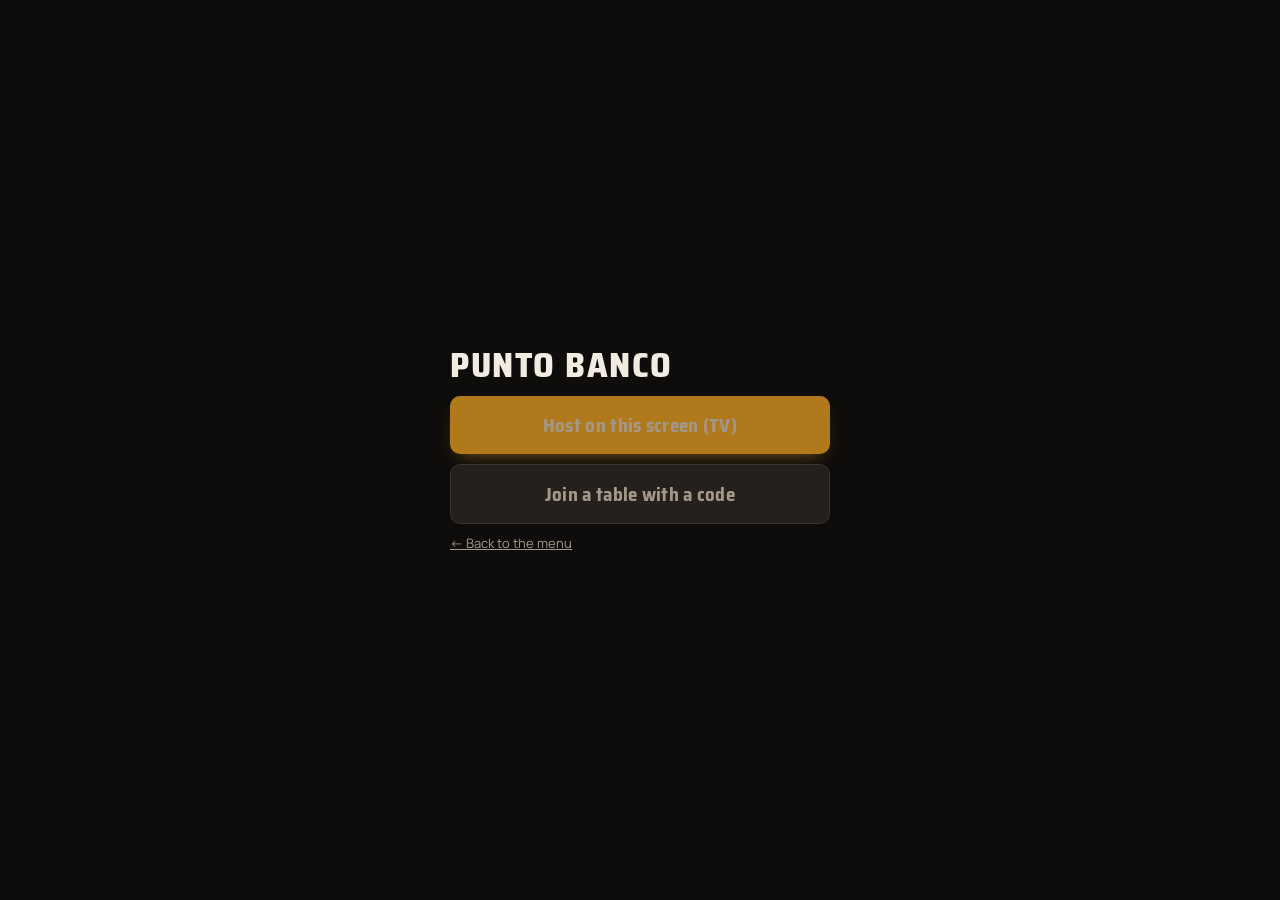
<file: punto.html>
<!doctype html>
<html lang="en">
<head>
<meta charset="utf-8">
<meta name="viewport" content="width=device-width,initial-scale=1,viewport-fit=cover">
<title>Back Room Punto Banco</title>
<meta name="apple-mobile-web-app-capable" content="yes">
<link rel="icon" href="data:image/svg+xml,%3Csvg xmlns='http://www.w3.org/2000/svg' viewBox='0 0 64 64'%3E%3Ccircle cx='32' cy='32' r='30' fill='%23b07a1c'/%3E%3Ccircle cx='32' cy='32' r='22' fill='none' stroke='%23fffcf2' stroke-width='5' stroke-dasharray='8 6'/%3E%3Ccircle cx='32' cy='32' r='12' fill='%231c5a52'/%3E%3C/svg%3E">
<meta name="theme-color" content="#0f0d0b">
<link rel="preconnect" href="https://fonts.googleapis.com">
<link rel="stylesheet" href="https://fonts.googleapis.com/css2?family=Manrope:wght@400;600;700;800&family=Saira+Semi+Condensed:wght@600;700;800&display=swap">
<link rel="stylesheet" href="table.css">
<style>
/* ---------- TV ---------- */
.btable{height:100%;display:grid;grid-template-rows:auto minmax(0,1fr) auto auto;gap:1.2vh;background:radial-gradient(ellipse at 50% 30%,var(--felt-hi),var(--felt) 55%,var(--felt-lo));border:clamp(8px,1.4vh,14px) solid var(--wood-lo);border-radius:22px;padding:1.6vh 1.6vw;box-shadow:inset 0 0 50px rgba(0,0,0,.5)}
.bhead{display:flex;align-items:center;gap:1vw}
.timer{flex:1;height:clamp(6px,1vh,10px);border-radius:99px;background:rgba(0,0,0,.3);overflow:hidden}
.timer i{display:block;height:100%;background:var(--accent);width:0}
.phase{font-family:var(--display);font-weight:800;font-size:clamp(16px,3vh,32px);white-space:nowrap}
.shoe{font-size:clamp(11px,1.5vh,15px);color:var(--muted);white-space:nowrap}
.hands{display:grid;grid-template-columns:1fr 1fr;gap:2vw;min-height:0}
.hand{border-radius:18px;padding:1.4vh;display:flex;flex-direction:column;align-items:center;justify-content:center;gap:1.2vh;border:3px solid rgba(255,255,255,.12);min-height:0}
.hand.p{background:rgba(47,111,214,.16)}.hand.b{background:rgba(200,51,58,.16)}
.hand.won{border-color:var(--accent);box-shadow:0 0 0 3px var(--accent),0 0 28px rgba(240,179,67,.45)}
.hand h2{margin:0;font-family:var(--display);font-size:clamp(20px,4vh,44px);letter-spacing:.12em}
.hand.p h2{color:#8fb5ff}.hand.b h2{color:#ff9a9f}
.cards{display:flex;gap:1vw;--cw:clamp(44px,10vh,104px);min-height:calc(var(--cw)*1.4);align-items:center}
.thirdw{transform:rotate(90deg);margin:0 calc(var(--cw)*.22)}
/* dealt cards: slide in from the shoe face down, then flip */
.dc{width:var(--cw);height:calc(var(--cw)*1.4);perspective:900px;flex:none}
.dci{position:relative;width:100%;height:100%;transform-style:preserve-3d}
.dci>.pc{position:absolute;inset:0;width:100%;height:100%;backface-visibility:hidden;-webkit-backface-visibility:hidden}
.dci>.pc.back{transform:rotateY(180deg)}
.dc.deal{animation:dealIn 700ms cubic-bezier(.16,.84,.28,1) both;animation-delay:calc(var(--t)*-1ms)}
.dc.deal .dci{animation:flipUp 550ms cubic-bezier(.3,.6,.25,1) both;animation-delay:calc(700ms - var(--t)*1ms)}
@keyframes dealIn{0%{transform:translate(42vw,-46vh) rotate(-30deg) scale(.75);opacity:0}15%{opacity:1}100%{transform:none;opacity:1}}
@keyframes flipUp{0%{transform:rotateY(180deg)}100%{transform:rotateY(0)}}
.pop{animation:pop 480ms cubic-bezier(.2,1.6,.4,1) both;animation-delay:calc(var(--t)*-1ms);display:inline-block}
@keyframes pop{0%{transform:scale(.3);opacity:0}100%{transform:scale(1);opacity:1}}
.resin{animation:resIn 650ms cubic-bezier(.2,1.4,.4,1) both;animation-delay:calc(var(--t)*-1ms);display:inline-block}
@keyframes resIn{0%{transform:scale(.6);opacity:0}100%{transform:none;opacity:1}}
.hand{transition:background .6s}
.hand.won{animation:glowIn 900ms ease-out both;animation-delay:calc(var(--t)*-1ms)}
@keyframes glowIn{0%{box-shadow:0 0 0 0 rgba(240,179,67,0);border-color:rgba(255,255,255,.12)}100%{box-shadow:0 0 0 3px var(--accent),0 0 28px rgba(240,179,67,.45);border-color:var(--accent)}}
.area.hit{animation:hitIn 900ms ease-out both;animation-delay:calc(var(--t)*-1ms)}
@keyframes hitIn{0%{background:transparent}40%{background:rgba(240,179,67,.38)}100%{background:rgba(240,179,67,.18)}}
.total{font-family:var(--display);font-size:clamp(28px,7vh,76px);font-weight:800;line-height:1;min-height:1em}
.result{font-family:var(--display);font-weight:800;font-size:clamp(18px,3.6vh,38px);text-align:center;min-height:1.2em;text-shadow:0 2px 8px rgba(0,0,0,.6)}
.areas{display:grid;grid-template-columns:1fr .8fr 1fr .7fr .7fr;gap:1vw}
.area{border:2px solid rgba(255,255,255,.22);border-radius:12px;padding:.8vh .6vw;text-align:center;display:grid;gap:.3vh;align-content:start;min-height:9vh}
.area b{font-family:var(--display);font-size:clamp(14px,2.3vh,24px);letter-spacing:.06em}
.area .odds{font-size:clamp(10px,1.4vh,14px);color:var(--muted)}
.area .amt{font-family:var(--display);font-size:clamp(14px,2.3vh,24px);font-weight:800;color:var(--accent)}
.area .who{font-size:clamp(9px,1.2vh,12px);color:var(--text);opacity:.8;line-height:1.3}
.area.P{border-color:rgba(143,181,255,.55)}.area.B{border-color:rgba(255,154,159,.55)}.area.T{border-color:rgba(122,214,140,.55)}
.area.hit{background:rgba(240,179,67,.18);border-color:var(--accent)}
.road{display:grid;grid-auto-flow:column;grid-template-rows:repeat(6,clamp(10px,2.1vh,22px));grid-auto-columns:clamp(10px,2.1vh,22px);gap:3px;background:rgba(255,255,255,.9);padding:5px;border-radius:8px;overflow:hidden;justify-content:start}
.road i{border-radius:50%;display:flex;align-items:center;justify-content:center;font-style:normal;font-size:clamp(7px,1.2vh,12px);font-weight:900;color:#fff}
.road i.P{background:var(--pblue)}.road i.B{background:var(--bred)}.road i.T{background:#2f9a4c}
.roadwrap{display:flex;gap:1vw;align-items:center}
.stats{font-size:clamp(11px,1.5vh,15px);display:flex;gap:1vw;white-space:nowrap}
.stats b{font-family:var(--display);font-size:1.2em}

/* ---------- phone (fits one screen: Player/Banker take whatever height is left) ---------- */
body.ctl{-webkit-user-select:none;user-select:none}
.pctl{min-height:100vh;min-height:100dvh;display:flex;flex-direction:column;gap:12px;padding:max(10px,env(safe-area-inset-top,0px)) max(14px,env(safe-area-inset-right,0px)) max(12px,env(safe-area-inset-bottom,0px)) max(14px,env(safe-area-inset-left,0px));max-width:560px;margin:0 auto}
.top{display:flex;align-items:baseline;gap:10px}
.top .nm{font-weight:800;font-size:18px}
.top .bal{font-family:var(--display);font-size:28px;font-weight:800;color:var(--accent);font-variant-numeric:tabular-nums}
.top .net{font-size:13px;font-weight:700}
.pos-n{color:var(--ok)}.neg-n{color:var(--bad)}
.stat{text-align:center;font-family:var(--display);font-weight:800;font-size:22px;min-height:1.2em}
.sub{text-align:center;font-size:14px;color:var(--muted);min-height:1.2em}
.mini{display:flex;justify-content:space-between;gap:10px;background:var(--panel);border:1px solid var(--line);border-radius:12px;padding:8px 10px}
.mini .side2{display:grid;justify-items:center;gap:4px;flex:1}
.mini .cards{--cw:34px;gap:4px;min-height:48px}
.mini .side2 b{font-family:var(--display);font-size:15px}
.zones{display:grid;grid-template-columns:1fr 1fr;gap:8px}
.zone{border-radius:14px;border:2px solid var(--line);background:var(--panel);padding:12px 8px;display:grid;gap:2px;text-align:center;cursor:pointer;touch-action:manipulation;color:var(--text)}
.zone b{font-family:var(--display);font-size:22px;letter-spacing:.08em}
.zone .odds{font-size:12px;color:var(--muted)}
.zone .my{font-family:var(--display);font-size:20px;font-weight:800;color:var(--accent);min-height:1.1em}
.zone.P,.zone.B{min-height:clamp(150px,27vh,240px);align-content:center;border-width:3px}
.zone.P b,.zone.B b{font-size:clamp(26px,8vw,36px)}
.zone.P .my,.zone.B .my{font-size:30px}
.zone.P{border-color:#4a7fdc;background:rgba(47,111,214,.22)}.zone.B{border-color:#d0484f;background:rgba(200,51,58,.22)}
.zone.T{border-color:#2f7a43;background:rgba(47,154,76,.12);grid-column:1/-1;padding:10px 8px}
.zone.small2{padding:8px}.zone.small2 b{font-size:15px}.zone.small2 .my{font-size:16px}
.zone:disabled{opacity:.45}
.chips{display:flex;gap:8px;justify-content:center}
.chipb{width:56px;height:56px;border-radius:50%;border:3px dashed rgba(255,255,255,.75);font-family:var(--display);font-weight:800;font-size:17px;color:#fff;cursor:pointer;touch-action:manipulation}
.chipb.c5{background:#a33}.chipb.c25{background:#2f7a43}.chipb.c100{background:#222}.chipb.c500{background:#6a3fa0}
.chipb.on{outline:3px solid var(--accent);outline-offset:3px}
.btns{display:grid;grid-template-columns:1fr 1fr 1.4fr;gap:8px}
.btns .btn{padding:14px 6px;font-size:17px}
.foot2{font-size:12px;color:var(--muted);text-align:center;line-height:1.5}
#myturn{position:fixed;inset:0;pointer-events:none;box-shadow:inset 0 0 0 4px var(--accent);opacity:0;transition:opacity .2s;z-index:50}
#myturn.on{opacity:1}
body.ctl .pctl{height:100vh;height:100dvh;min-height:0;overflow:hidden;gap:clamp(6px,1.2vh,12px)}
body.ctl .stat{font-size:clamp(17px,2.8vh,22px)}
body.ctl .sub{font-size:13px}
body.ctl .chipb{width:clamp(42px,6.5vh,56px);height:clamp(42px,6.5vh,56px);font-size:clamp(13px,2vh,17px)}
body.ctl .zones{flex:1;min-height:0;grid-template-rows:minmax(0,1fr) auto auto}
body.ctl .zone.P,body.ctl .zone.B{min-height:0}
body.ctl .zone.T{padding:clamp(6px,1vh,10px) 8px}
body.ctl .zone.small2{padding:clamp(5px,.9vh,8px)}
body.ctl .btns .btn{padding:clamp(10px,1.7vh,14px) 6px}
body.ctl .mini .cards{--cw:clamp(26px,4vh,34px);min-height:0}
@media (max-height:720px){body.ctl .foot2,body.ctl .sub{display:none}}
</style>
</head>
<body>
<div id="app"></div>
<div id="screen" hidden></div>
<div id="myturn"></div>
<div class="toast" id="toast" hidden></div>
<script src="table.js"></script>
<script>
'use strict';
const {$,esc,toast,randInt}=TABLE;
const QS=new URLSearchParams(location.search);
/* Payouts: the nearest whole number to the fair odds of an 8-deck shoe (fair: Player 1.028, Banker 0.973, Tie 9.51, Pairs 12.39).
   No commission. Player/Banker 1:1 cancel out (-1.24% / +1.24%), Tie 10:1 (+4.67%), Pairs 12:1 (-2.89%). */
const PAY={P:1,B:1,T:10,PP:12,BP:12};
const AREAS=[['P','Player'],['T','Tie'],['B','Banker'],['PP','P Pair'],['BP','B Pair']];
const START=1000,BET_MS=20000,RESULT_MS=6500,CHIPS=[5,25,100,500];
const DEAL_MS=1250;
let SEEN={},SEENR=null,reT=null;
function since(round,key){if(SEENR!==round){SEEN={};SEENR=round;}const now=Date.now();if(SEEN[key]==null)SEEN[key]=now;return now-SEEN[key];}
function dealt(a,round,side,again){
  // returns html for a hand plus how many cards have finished flipping
  let html='',done=[],wait=0;
  a.forEach((c,i)=>{
    const t=since(round,side+i),fresh=t<DEAL_MS;
    if(fresh)wait=Math.max(wait,DEAL_MS-t);else done.push(c);
    const card=`<div class="dc${fresh?' deal':''}" style="--t:${t}"><div class="dci">${cardHTML(c)}<div class="pc back"></div></div></div>`;
    html+=i===2?`<div class="thirdw">${card}</div>`:card;
  });
  if(a.length<2)for(let i=a.length;i<2;i++)html+=cardHTML(null);
  if(wait&&again){clearTimeout(reT);reT=setTimeout(again,wait+40);}
  const tt=done.length?tot(done):'';
  const pt=done.length?since(round,side+'t'+done.length):0;
  return {html,total:done.length?`<span class="${pt<600?'pop':''}" style="--t:${pt}">${tt}</span>`:''};
}
const RANKS='23456789TJQKA',SUITS='shdc',SYM={s:'♠',h:'♥',d:'♦',c:'♣'};
const money=n=>{n=Math.round(n*100)/100;return Number.isInteger(n)?n.toLocaleString('en-US'):n.toLocaleString('en-US',{minimumFractionDigits:2,maximumFractionDigits:2});};
const odds=k=>PAY[k]+' : 1';
const val=c=>{const r=c>>2;return r<=7?r+2:r===12?1:0;};
const tot=a=>a.reduce((s,c)=>s+val(c),0)%10;
function cardHTML(c,cls){
  if(c==null)return `<div class="pc ghost ${cls||''}"></div>`;
  const r=RANKS[c>>2],s=SUITS[c&3];
  return `<div class="pc s-${s} ${cls||''}"><span class="r">${r==='T'?'10':r}</span><span class="s">${SYM[s]}</span></div>`;
}

/* =====================================================================
   HOST (TV)
   ===================================================================== */
const H={net:null,code:'',phase:'wait',ends:0,shoe:[],cutAt:14,p:[],b:[],res:null,round:0,players:new Map(),road:[],timer:null,paused:false,log:[],newShoe:false};
function hlog(t,hd){H.log.push(hd?'§'+t:t);if(H.log.length>200)H.log.splice(0,H.log.length-200);}
function freshShoe(){const s=[];for(let d=0;d<8;d++)for(let c=0;c<52;c++)s.push(c);for(let i=s.length-1;i>0;i--){const j=randInt(i+1);[s[i],s[j]]=[s[j],s[i]];}H.shoe=s;H.cutAt=14+randInt(10);H.road=[];H.newShoe=true;hlog('New shoe: 8 decks shuffled',true);}
const online=()=>[...H.players.values()].filter(p=>p.on);
const betSum=p=>Object.values(p.bets).reduce((a,b)=>a+b,0);
function startBetting(){
  clearTimeout(H.timer);
  if(H.paused||!online().length){H.phase='wait';publish();return;}
  if(H.shoe.length<=H.cutAt)freshShoe();
  H.phase='bet';H.ends=Date.now()+BET_MS;H.p=[];H.b=[];H.res=null;H.round++;
  for(const p of H.players.values()){p.bets={P:0,B:0,T:0,PP:0,BP:0};p.ready=false;p.delta=null;}
  H.timer=setTimeout(endBetting,BET_MS);
  publish();
}
function endBetting(){
  clearTimeout(H.timer);
  if(H.phase!=='bet')return;
  const anyBets=[...H.players.values()].some(p=>betSum(p)>0);
  if(!anyBets){startBetting();H.round--;return;}
  for(const p of H.players.values()){const s=betSum(p);if(s>0){p.bal=r2(p.bal-s);p.lastBets=Object.assign({},p.bets);}}
  H.phase='deal';H.ends=0;deal();
}
const r2=x=>Math.round(x*100)/100;
function deal(){
  const steps=[];
  const draw=()=>H.shoe.pop();
  const p1=draw(),b1=draw(),p2=draw(),b2=draw();
  const pc=[p1,p2],bc=[b1,b2];
  let pt=tot(pc),bt=tot(bc),p3=null,b3=null;
  if(pt<8&&bt<8){
    if(pt<=5){
      p3=draw();pc.push(p3);const v3=val(p3);
      let bd;
      if(bt<=2)bd=true;else if(bt===3)bd=v3!==8;else if(bt===4)bd=v3>=2&&v3<=7;else if(bt===5)bd=v3>=4&&v3<=7;else if(bt===6)bd=v3>=6&&v3<=7;else bd=false;
      if(bd){b3=draw();bc.push(b3);}
    } else if(bt<=5){b3=draw();bc.push(b3);}
  }
  // [wait before this step, action]: slow, casino-paced reveal
  steps.push([900,()=>{H.p=[p1];}],[1400,()=>{H.b=[b1];}],[1400,()=>{H.p=[p1,p2];}],[1400,()=>{H.b=[b1,b2];}]);
  if(p3!=null)steps.push([2000,()=>{H.p=pc.slice();}]);
  if(b3!=null)steps.push([p3!=null?1700:2000,()=>{H.b=bc.slice();}]);
  steps.push([1700,()=>settle(pc,bc)]);
  let i=0;
  const next=()=>{steps[i++][1]();publish();if(i<steps.length)H.timer=setTimeout(next,steps[i][0]);};
  H.timer=setTimeout(next,steps[0][0]);
}
function settle(pc,bc){
  const pt=tot(pc),bt=tot(bc);
  const w=pt>bt?'P':bt>pt?'B':'T';
  const pp=(pc[0]>>2)===(pc[1]>>2),bp=(bc[0]>>2)===(bc[1]>>2);
  H.res={w,pt,bt,pp,bp,nat:(tot(pc.slice(0,2))>=8||tot(bc.slice(0,2))>=8)};
  H.road.push(w);if(H.road.length>120)H.road.shift();
  hlog(`${w==='P'?'Player wins':w==='B'?'Banker wins':'Tie'} ${pt}–${bt}${pp?' · player pair':''}${bp?' · banker pair':''}`);
  for(const p of H.players.values()){
    const bt_=betSum(p);if(!bt_)continue;
    let back=0;
    const b=p.bets;
    if(w==='P')back+=b.P*(1+PAY.P);
    if(w==='B')back+=b.B*(1+PAY.B);
    if(w==='T'){back+=b.P+b.B+b.T*(1+PAY.T);}
    if(pp)back+=b.PP*(1+PAY.PP);
    if(bp)back+=b.BP*(1+PAY.BP);
    back=r2(back);p.bal=r2(p.bal+back);p.delta=r2(back-bt_);
    if(p.delta!==0)hlog(`${p.name} ${p.delta>0?'wins':'loses'} ${money(Math.abs(p.delta))}`);
  }
  H.phase='result';H.ends=Date.now()+RESULT_MS;
  clearTimeout(H.timer);H.timer=setTimeout(startBetting,RESULT_MS);
}
function hostMsg(g,d){
  const p=H.players.get(g.id);if(!p||!d||typeof d!=='object')return;
  if(d.k==='need'){publish();return;}
  if(d.k==='rebuy'){if(p.bal<5&&H.phase!=='deal'&&!betSum(p)){p.bal=r2(p.bal+START);p.buyins++;hlog(`${p.name} rebuys ${money(START)}`);publish();}return;}
  if(H.phase!=='bet')return;
  if(d.k==='bet'){
    const a=d.area,amt=Math.floor(+d.amt);
    if(!PAY[a]||!(amt>0))return;
    const room=r2(p.bal-betSum(p));const add=Math.min(amt,Math.floor(room));
    if(add<=0){H.net.send(g.id,{k:'msg',m:'Not enough chips for that.'});return;}
    p.bets[a]+=add;p.ready=false;
  } else if(d.k==='clear'){for(const k in p.bets)p.bets[k]=0;p.ready=false;}
  else if(d.k==='rebet'&&p.lastBets){
    const need=Object.values(p.lastBets).reduce((a,b)=>a+b,0);
    if(need>p.bal){H.net.send(g.id,{k:'msg',m:'Not enough chips to repeat that bet.'});return;}
    p.bets=Object.assign({},p.lastBets);p.ready=false;
  } else if(d.k==='ready'){p.ready=!p.ready;}
  publish();
  const on=online();
  if(on.length&&on.every(x=>x.ready)&&on.some(x=>betSum(x)>0)){H.ends=Date.now()+1200;clearTimeout(H.timer);H.timer=setTimeout(endBetting,1200);publish();}
}
function view(){
  return {ph:H.phase,dl:H.ends?Math.max(0,H.ends-Date.now()):0,p:H.p,b:H.b,res:H.res,round:H.round,road:H.road.slice(-72),shoe:H.shoe.length,paused:H.paused,
    tot:Object.fromEntries(AREAS.map(([k])=>[k,[...H.players.values()].reduce((a,p)=>a+p.bets[k],0)])),
    pl:[...H.players.values()].map(p=>({id:p.id,n:p.name,bal:p.bal,net:r2(p.bal+(H.phase==='deal'?betSum(p):0)-START*p.buyins),bets:p.bets,ready:p.ready,on:p.on,d:p.delta}))};
}
let pubT=null;
function publish(){
  renderTV();
  if(pubT)return;
  pubT=setTimeout(()=>{pubT=null;if(!H.net)return;const v=view();H.net.sendAll(g=>({k:'v',v,me:g.id}));},60);
}
setInterval(()=>{if(H.net&&H.net.guests.size)publish();else renderTimer();},2500);
function renderTimer(){const t=document.querySelector('.timer i');if(!t)return;const dl=+t.dataset.dl,tot_=+t.dataset.tot;t.style.width=dl?Math.max(0,Math.min(100,(dl-Date.now())/tot_*100))+'%':'0';}
setInterval(()=>{renderTimer();const c=document.getElementById('cd');if(c&&H.phase==='bet')c.textContent=Math.max(0,Math.ceil((H.ends-Date.now())/1000))+'s';},250);
function roadHTML(road){
  // bead plate: fill columns of 6 top to bottom
  return road.map(r=>`<i class="${r}">${r==='T'?'T':''}</i>`).join('');
}
let LOGKEY='';
function renderTV(){
  if(!document.body.classList.contains('tv'))return;
  const v=view(),res=v.res;
  let phase='';
  if(v.ph==='wait')phase=H.paused?'Paused':H.net?'Waiting for players':'Opening the table…';
  else if(v.ph==='bet')phase='Place your bets';
  else if(v.ph==='deal')phase='No more bets';
  else if(v.ph==='result'){const t=since(v.round,'res');phase=`<span class="${t<700?'resin':''}" style="--t:${t}">${res.w==='P'?'Player wins':res.w==='B'?'Banker wins':'Tie'}</span>`;}
  const PH=dealt(v.p,v.round,'p',renderTV),BH=dealt(v.b,v.round,'b',renderTV);
  const rt=v.ph==='result'?since(v.round,'res'):0;
  const byArea=k=>[...H.players.values()].filter(p=>p.bets[k]>0).map(p=>`${esc(p.name)} ${money(p.bets[k])}`).join('<br>');
  const hit=k=>res&&v.ph==='result'&&((k==='P'&&res.w==='P')||(k==='B'&&res.w==='B')||(k==='T'&&res.w==='T')||(k==='PP'&&res.pp)||(k==='BP'&&res.bp));
  const counts={P:0,B:0,T:0};H.road.forEach(r=>counts[r]++);
  $('#btable').innerHTML=`
    <div class="bhead"><span class="phase">${phase}${v.ph==='bet'?` · <span id="cd">${Math.ceil(v.dl/1000)}s</span>`:''}</span><div class="timer"><i data-dl="${v.ph==='bet'||v.ph==='result'?Date.now()+v.dl:0}" data-tot="${v.ph==='bet'?BET_MS:RESULT_MS}"></i></div><span class="shoe">Shoe: ${v.shoe} cards</span></div>
    <div class="hands">
      <div class="hand p${res&&v.ph==='result'&&res.w==='P'?' won':''}" style="--t:${rt}"><h2>PLAYER</h2><div class="cards">${PH.html}</div><div class="total">${PH.total}</div></div>
      <div class="hand b${res&&v.ph==='result'&&res.w==='B'?' won':''}" style="--t:${rt}"><h2>BANKER</h2><div class="cards">${BH.html}</div><div class="total">${BH.total}</div></div>
    </div>
    <div class="areas">${AREAS.map(([k,l])=>`<div class="area ${k}${hit(k)?' hit':''}" style="--t:${rt}"><b>${l.toUpperCase()}</b><span class="odds">pays ${odds(k)}</span><span class="amt">${v.tot[k]?money(v.tot[k]):''}</span><span class="who">${byArea(k)}</span></div>`).join('')}</div>
    <div class="roadwrap"><div class="road">${roadHTML(v.road)}</div><div class="stats"><span style="color:#8fb5ff">P <b>${counts.P}</b></span><span style="color:#ff9a9f">B <b>${counts.B}</b></span><span style="color:#7ad68c">T <b>${counts.T}</b></span></div><span class="sp"></span><div class="result">${v.ph==='result'?`${res.pt} – ${res.bt}${res.nat?' natural':''}${res.pp?' · player pair':''}${res.bp?' · banker pair':''}`:''}</div></div>`;
  const players=[...H.players.values()].map(p=>({name:p.name,kind:p.on?'phone':'away',extra:`${money(p.bal)}${p.ready&&v.ph==='bet'?' ✓':''}`}));
  TABLE.tvPanel($('#panel'),{game:'punto',code:H.code,players,extra:`<button class="btn dark" data-h="pause">${H.paused?'Resume dealing':'Pause after this round'}</button>${v.ph==='bet'?'<button class="btn gold" data-h="deal">Deal now</button>':''}<div class="lbl">No commission. Player and Banker both pay 1:1, so neither side has an edge overall.</div>`});
  const key=H.log.length+':'+H.log[H.log.length-1];
  if(key!==LOGKEY){LOGKEY=key;const el=$('#log');el.innerHTML=H.log.slice(-60).map(t=>t[0]==='§'?`<div class="hd">${esc(t.slice(1))}</div>`:`<div>${esc(t)}</div>`).join('');el.scrollTop=el.scrollHeight;}
  renderTimer();
}
TABLE.onFS=()=>renderTV();
async function startTV(){
  document.body.classList.add('tv');
  $('#app').innerHTML=`<div class="tvframe"><header><div class="brand">BACK ROOM <span>PUNTO BANCO</span></div><span class="muted">8 decks · no commission · ${money(START)} chips each</span></header>
    <div class="main"><div class="btable" id="btable"></div></div><div class="tvp" id="panel"></div><div class="side" id="log"></div></div>`;
  freshShoe();H.newShoe=false;
  hlog('Table open. Scan the QR code to join.',true);
  renderTV();TABLE.keepAwake();
  try{
    H.net=await TABLE.host({game:'punto',max:12,
      onJoin(g){
        let p=H.players.get(g.id);
        if(p){p.on=true;p.name=g.name;hlog(`${g.name} is back`);}
        else{p={id:g.id,name:g.name,bal:START,buyins:1,bets:{P:0,B:0,T:0,PP:0,BP:0},ready:false,on:true,delta:null,lastBets:null};H.players.set(g.id,p);hlog(`${g.name} joined with ${money(START)}`);}
        if(H.phase==='wait'&&!H.paused)startBetting();else publish();
      },
      onLeave(g,why){const p=H.players.get(g.id);if(!p)return;if(why==='rejoin')return;p.on=false;
        if(H.phase==='bet'){for(const k in p.bets)p.bets[k]=0;}
        hlog(`${p.name} left`);publish();},
      onMsg:hostMsg});
    H.code=H.net.code;renderTV();
  }catch(e){toast("Couldn't reach the relay. Check the internet connection and reload.");}
}
document.addEventListener('click',e=>{
  const b=e.target.closest('[data-h]');if(!b)return;
  if(b.dataset.h==='pause'){H.paused=!H.paused;if(!H.paused&&H.phase==='wait')startBetting();publish();}
  else if(b.dataset.h==='deal'&&H.phase==='bet'){endBetting();}
});

/* =====================================================================
   PHONE
   ===================================================================== */
const C={sess:null,v:null,me:null,chip:25,name:'',lastPh:''};
function startPhone(code,msg){
  document.body.classList.add('ctl');
  TABLE.joinScreen($('#screen'),{game:'punto',code,msg,onJoin(name,c){
    C.name=name;
    C.sess=TABLE.session({code:c,name,
      onStatus(t){const s=$('#jStatus');if(s&&t)s.textContent=t;},
      onReady(){$('#screen').hidden=true;renderPhone();C.sess.send({k:'need'});},
      onMsg(d){
        if(!d||typeof d!=='object')return;
        if(d.k==='msg'){toast(d.m);return;}
        if(d.k==='v'&&d.v){C.v=d.v;C.me=d.me;renderPhone();}
      },
      onEnd(m){startPhone(c,m);}});
  }});
}
setInterval(()=>{const c=document.getElementById('pcd');if(c&&C.v&&C.v.ph==='bet'&&C.at)c.textContent=Math.max(0,Math.ceil((C.at-Date.now())/1000))+'s';},250);
function renderPhone(){
  const v=C.v,app=$('#app');
  if(!v){app.innerHTML=`<div class="pctl"><div class="stat">Waiting for the table…</div></div>`;return;}
  const me=v.pl.find(p=>p.id===C.me);
  if(!me){app.innerHTML=`<div class="pctl"><div class="stat">Joining…</div></div>`;return;}
  if(v.ph==='bet'&&C.lastPh!=='bet'){TABLE.ping();}
  if(v.ph==='bet')C.at=Date.now()+v.dl;
  C.lastPh=v.ph;
  $('#myturn').classList.toggle('on',v.ph==='bet'&&!me.ready);
  const res=v.res,inBets=Object.values(me.bets).reduce((a,b)=>a+b,0);
  let stat='',sub='';
  if(v.ph==='wait')stat=v.paused?'Table paused':'Waiting…';
  else if(v.ph==='bet'){stat=`Place your bets · <span id="pcd">${Math.ceil(v.dl/1000)}s</span>`;sub=me.ready?'You are ready. Waiting for the others.':'Pick a chip, tap where to bet, then hit Ready.';}
  else if(v.ph==='deal'){stat='No more bets';sub=inBets?`${money(inBets)} on the table`:'You sat this one out';}
  else if(v.ph==='result'){stat=res.w==='P'?`Player wins ${res.pt}–${res.bt}`:res.w==='B'?`Banker wins ${res.bt}–${res.pt}`:`Tie ${res.pt}–${res.bt}`;
    sub=me.d==null?'You sat this one out':me.d>0?`<span class="pos-n">You won +${money(me.d)}</span>`:me.d<0?`<span class="neg-n">You lost ${money(-me.d)}</span>`:'Your bets were returned';}
  const canBet=v.ph==='bet';
  const avail=Math.round((me.bal-inBets)*100)/100;
  const showCards=v.p.length||v.b.length;
  const PH=dealt(v.p,v.round,'p',renderPhone),BH=dealt(v.b,v.round,'b',renderPhone);
  app.innerHTML=`<div class="pctl">
    <div class="top"><span class="nm">${esc(C.name)}</span><span class="bal">${money(canBet?avail:me.bal)}</span><span class="net ${me.net>=0?'pos-n':'neg-n'}">${me.net>=0?'+':''}${money(me.net)}</span><span class="sp"></span><a class="small" href="./">Leave</a></div>
    <div class="stat">${stat}</div><div class="sub">${sub}</div>
    ${showCards?`<div class="mini"><div class="side2"><b style="color:#8fb5ff">PLAYER ${PH.total}</b><div class="cards">${PH.html}</div></div><div class="side2"><b style="color:#ff9a9f">BANKER ${BH.total}</b><div class="cards">${BH.html}</div></div></div>`:''}
    <div class="chips">${CHIPS.map(c=>`<button class="chipb c${c}${C.chip===c?' on':''}" data-chip="${c}" aria-label="Chip ${c}">${c}</button>`).join('')}</div>
    <div class="zones">${[['P','Player'],['B','Banker'],['T','Tie'],['PP','P Pair'],['BP','B Pair']].map(([k,l])=>`<button class="zone ${k}${k.length===2?' small2':''}" data-z="${k}" ${canBet?'':'disabled'}><b>${l.toUpperCase()}</b><span class="odds">pays ${odds(k)}</span><span class="my">${me.bets[k]?money(me.bets[k]):''}</span></button>`).join('')}</div>
    <div class="btns"><button class="btn dark" data-b="clear" ${canBet&&inBets?'':'disabled'}>Clear</button><button class="btn dark" data-b="rebet" ${canBet&&!inBets?'':'disabled'}>Rebet</button><button class="btn ${me.ready?'dark':'green'}" data-b="ready" ${canBet&&inBets?'':'disabled'}>${me.ready?'Not ready':'Ready'}</button></div>
    ${me.bal<5&&!inBets&&v.ph!=='deal'?`<button class="btn gold" data-b="rebuy">Rebuy ${money(1000)}</button>`:''}
    <div class="foot2">No commission: Player and Banker both pay 1:1 and push on a tie. Tie pays 10:1, pairs 12:1.</div>
  </div>`;
}
document.addEventListener('click',e=>{
  if(!document.body.classList.contains('ctl')||!C.sess)return;
  const ch=e.target.closest('[data-chip]');if(ch){C.chip=+ch.dataset.chip;renderPhone();return;}
  const z=e.target.closest('[data-z]');if(z&&!z.disabled){C.sess.send({k:'bet',area:z.dataset.z,amt:C.chip});return;}
  const b=e.target.closest('[data-b]');if(b&&!b.disabled){C.sess.send({k:b.dataset.b});}
});

/* ================= boot ================= */
if(QS.has('tv'))startTV();
else if(QS.get('t')!=null)startPhone(QS.get('t'),'');
else TABLE.chooser($('#screen'),'punto');
</script>
</body>
</html>
</file>
<file: table.css>
/* Back Room shared styles: card-room at night. Wood rails, green felt, ivory tiles/cards, brass accent. */
:root{
  color-scheme:dark;
  --bg:#0f0d0b;--panel:#1a1714;--panel2:#24201b;--line:#3a332b;--text:#f1ebe2;--muted:#a3978a;
  --felt:#1c5a52;--felt-hi:#24736a;--felt-lo:#0f3631;
  --wood:#7a4a24;--wood-hi:#9a6234;--wood-lo:#4f2e14;
  --ivory:#fffcf2;--ivory-lo:#e8dcc0;--ivory-edge:#bfae86;
  --red:#d3262c;--yel:#d68f00;--blu:#1d5fd6;--blk:#1d1b1a;
  --accent:#f0b343;--accent-ink:#1a1205;--ok:#4bbf6b;--bad:#e5594f;
  --pblue:#2f6fd6;--bred:#c8333a;
  --display:"Saira Semi Condensed","Arial Narrow",system-ui,sans-serif;
  --body:"Manrope",system-ui,-apple-system,"Segoe UI",Roboto,sans-serif;
  --mono:ui-monospace,Consolas,monospace;
}
*{box-sizing:border-box}
[hidden]{display:none!important}
html,body{margin:0;background:var(--bg);color:var(--text);font-family:var(--body);font-size:14px}
button{font-family:inherit;touch-action:manipulation}
button,a,input,select{-webkit-tap-highlight-color:rgba(240,179,67,.18)}
a:focus-visible{outline:2px solid var(--accent);outline-offset:3px;border-radius:4px}
button:focus-visible,input:focus-visible,select:focus-visible{outline:2px solid var(--accent);outline-offset:2px}
.muted{color:var(--muted)}.sp{flex:1}
.row{display:flex;gap:8px;align-items:center;flex-wrap:wrap}
.brand{font-family:var(--display);font-weight:800;letter-spacing:1.5px;line-height:1}
.brand span{color:var(--accent)}
.small{background:var(--panel2);color:var(--text);border:1px solid var(--line);border-radius:8px;padding:6px 10px;font-size:13px;cursor:pointer;text-decoration:none;display:inline-flex;align-items:center;justify-content:center}
.small.acc{background:var(--accent);border-color:var(--accent);color:var(--accent-ink);font-weight:700}
.small.on{border-color:var(--accent);color:var(--accent)}
.btn{border:0;border-radius:10px;padding:12px 16px;font-family:var(--display);font-weight:700;font-size:16px;color:#fff;cursor:pointer;letter-spacing:.3px;touch-action:manipulation}
.btn.gold{background:#b07a1c}.btn.green{background:#2f7a43}.btn.red{background:#7a2a2f}.btn.blue{background:#1f5180}.btn.dark{background:var(--panel2);border:1px solid var(--line)}
button:disabled{opacity:.35;cursor:default}
.btn,.small{transition:transform .16s cubic-bezier(.2,.8,.2,1),filter .2s,box-shadow .2s,background-color .2s,border-color .2s}
.btn:hover:not(:disabled),.small:hover:not(:disabled){filter:brightness(1.1)}
.btn:active:not(:disabled),.small:active:not(:disabled){transform:translateY(1px) scale(.98)}
.btn.gold{box-shadow:0 8px 18px -10px rgba(176,122,28,.85)}
.btn.green{box-shadow:0 8px 18px -10px rgba(47,122,67,.85)}
input.txt{background:var(--bg);color:var(--text);border:1px solid var(--line);border-radius:8px;padding:8px 10px;font:inherit;font-size:16px}
input.codein{background:var(--bg);color:var(--text);border:1px solid var(--line);border-radius:10px;padding:8px 12px;font-family:var(--display);font-size:26px;font-weight:800;letter-spacing:8px;text-transform:uppercase}
.bigcode{font-family:var(--display);font-weight:800;color:var(--accent);line-height:1;letter-spacing:.4em}
.toast{position:fixed;left:50%;bottom:max(18px,env(safe-area-inset-bottom,0px));transform:translateX(-50%);background:var(--panel2);border:1px solid var(--line);padding:9px 14px;border-radius:10px;font-weight:700;z-index:99;max-width:calc(100% - 32px);text-align:center}
@keyframes pulse{50%{box-shadow:0 0 0 4px rgba(240,179,67,.25)}}

/* playing cards */
.pc{width:var(--cw,44px);height:calc(var(--cw,44px)*1.4);border-radius:calc(var(--cw,44px)*.11);background:var(--ivory);display:inline-flex;flex-direction:column;align-items:center;justify-content:center;line-height:1;font-family:var(--display);font-weight:800;box-shadow:0 2px 6px rgba(0,0,0,.45);user-select:none;-webkit-user-select:none;flex:none}
.pc .r{font-size:calc(var(--cw,44px)*.5)}
.pc .s{font-size:calc(var(--cw,44px)*.42);margin-top:2px;font-family:var(--body)}
.pc.s-s{color:#1b1f24}.pc.s-h{color:#d1242f}.pc.s-d{color:#1f6feb}.pc.s-c{color:#1a7f37}
.pc.back{background:repeating-linear-gradient(45deg,#c98a1f 0 4px,#8f5b10 4px 8px);border:2px solid var(--ivory)}
.pc.ghost{background:rgba(255,255,255,.08);box-shadow:inset 0 0 0 2px rgba(255,255,255,.15)}

/* TV side panel */
.tvp{background:var(--panel);border:1px solid var(--line);border-radius:14px;padding:1.4vh 12px;display:grid;gap:1vh;justify-items:center;text-align:center;align-content:start;min-height:0;overflow:hidden}
.tvp .qr{width:clamp(110px,22vh,230px);height:clamp(110px,22vh,230px);background:#fff;border-radius:12px;padding:clamp(5px,1vh,10px);display:flex;align-items:center;justify-content:center;color:#555;font-size:13px}
.tvp .qr img{width:100%;height:100%;image-rendering:pixelated}
.tvp .bigcode{font-size:clamp(22px,4vh,38px)}
.tvp .url{font-size:clamp(9px,1.2vh,13px);color:var(--muted);word-break:break-all}
.tvp .lbl{font-size:clamp(10px,1.4vh,13px);color:var(--muted)}
.tvp .who{display:grid;gap:.5vh;width:100%}
.tvp .who div{display:flex;justify-content:space-between;gap:8px;background:var(--panel2);border-radius:8px;padding:.6vh 10px;font-weight:700;font-size:clamp(11px,1.6vh,15px)}
.tvp .who .ph{color:var(--accent)}
.tvp .tools{display:flex;gap:6px;width:100%}.tvp .tools>*{flex:1}
.tvp .btn{width:100%;padding:1.2vh 10px;font-size:clamp(13px,1.9vh,17px)}
.tvp select{background:var(--panel2);color:var(--text);border:1px solid var(--line);border-radius:8px;padding:6px;font:inherit;font-size:13px}

/* TV page frame */
body.tv{overflow:hidden}
.tvframe{height:100vh;height:100dvh;display:grid;grid-template-columns:minmax(0,1fr) clamp(210px,21vw,340px);grid-template-rows:auto auto minmax(0,1fr);grid-template-areas:"head head" "main panel" "main side";gap:1.2vh 1.2vw;padding:1.2vh 1.2vw;overflow:hidden}
.tvframe>header{grid-area:head;display:flex;align-items:center;gap:12px}
.tvframe>header .brand{font-size:clamp(22px,3.6vh,40px)}
.tvframe>.main{grid-area:main;min-height:0}
.tvframe>.tvp{grid-area:panel}
.tvframe>.side{grid-area:side;min-height:0;overflow:auto;background:var(--panel);border:1px solid var(--line);border-radius:12px;padding:8px 10px;font:clamp(11px,1.4vh,14px)/1.5 var(--mono)}
.side .hd{color:var(--accent)}

/* join / chooser screens */
.screen{position:fixed;inset:0;z-index:70;background:var(--bg);display:flex;align-items:center;justify-content:center;padding:max(16px,env(safe-area-inset-top,0px)) max(16px,env(safe-area-inset-right,0px)) max(16px,env(safe-area-inset-bottom,0px)) max(16px,env(safe-area-inset-left,0px));overflow:auto}
.jcard{display:grid;gap:10px;width:min(380px,100%);text-align:left}
.jcard .brand{font-size:34px;margin-bottom:4px}
.jcard input{width:100%}
.jcard .btn{width:100%;font-size:19px;padding:14px}
.jcard a{color:var(--muted)}
@media (prefers-reduced-motion:reduce){*{animation:none!important;transition:none!important}}
</file>
